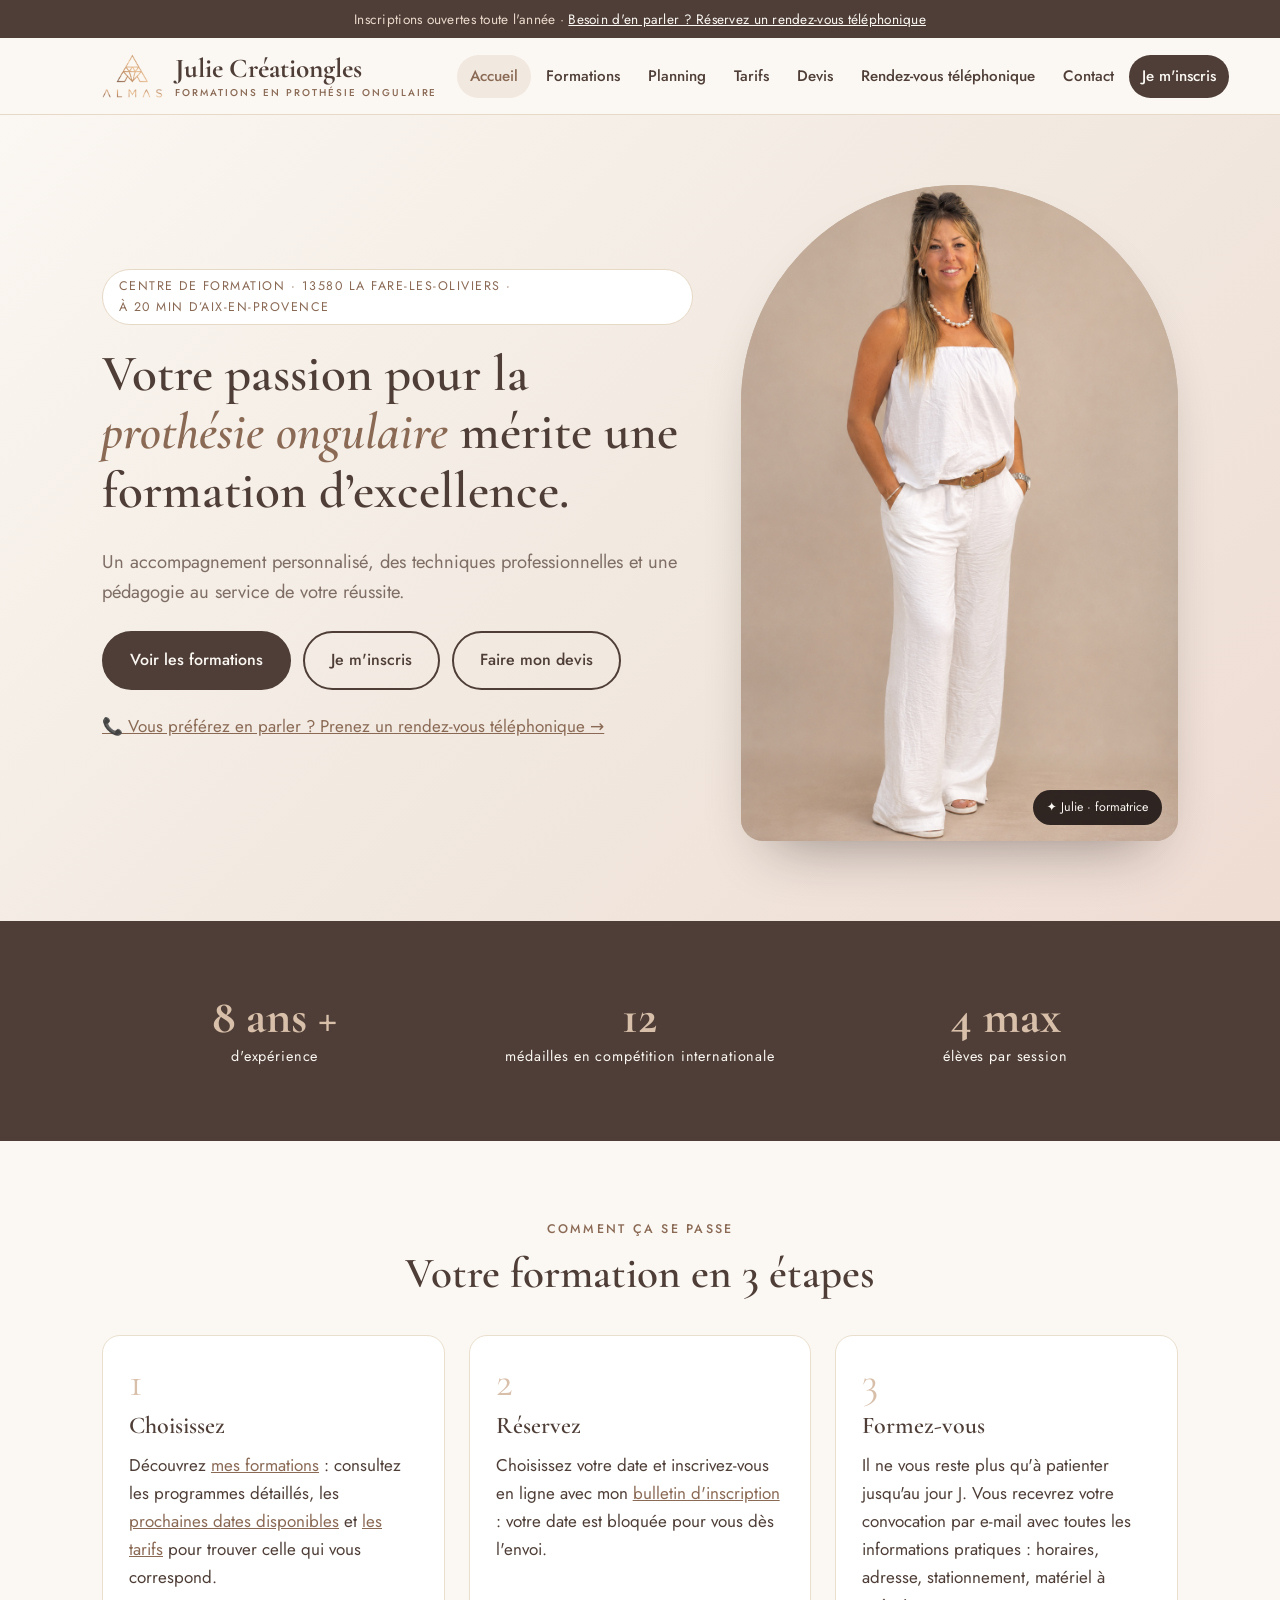
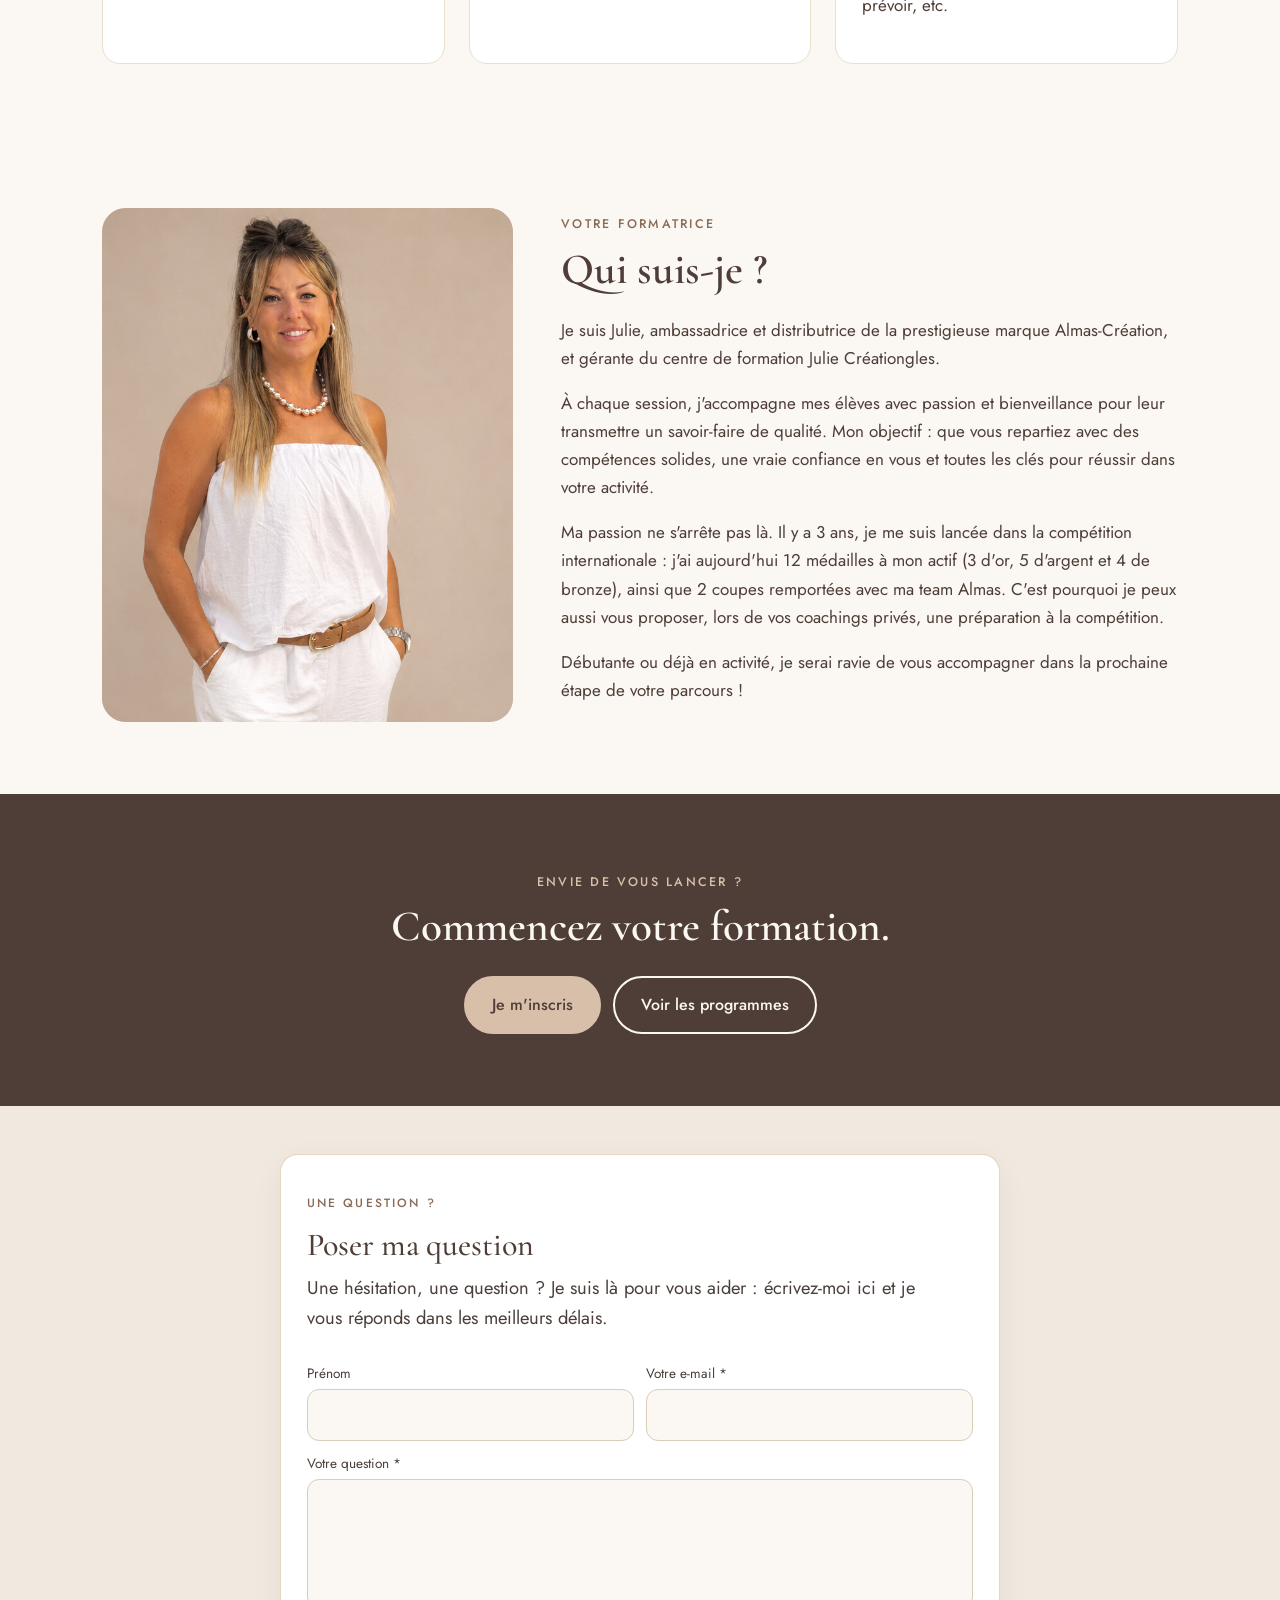
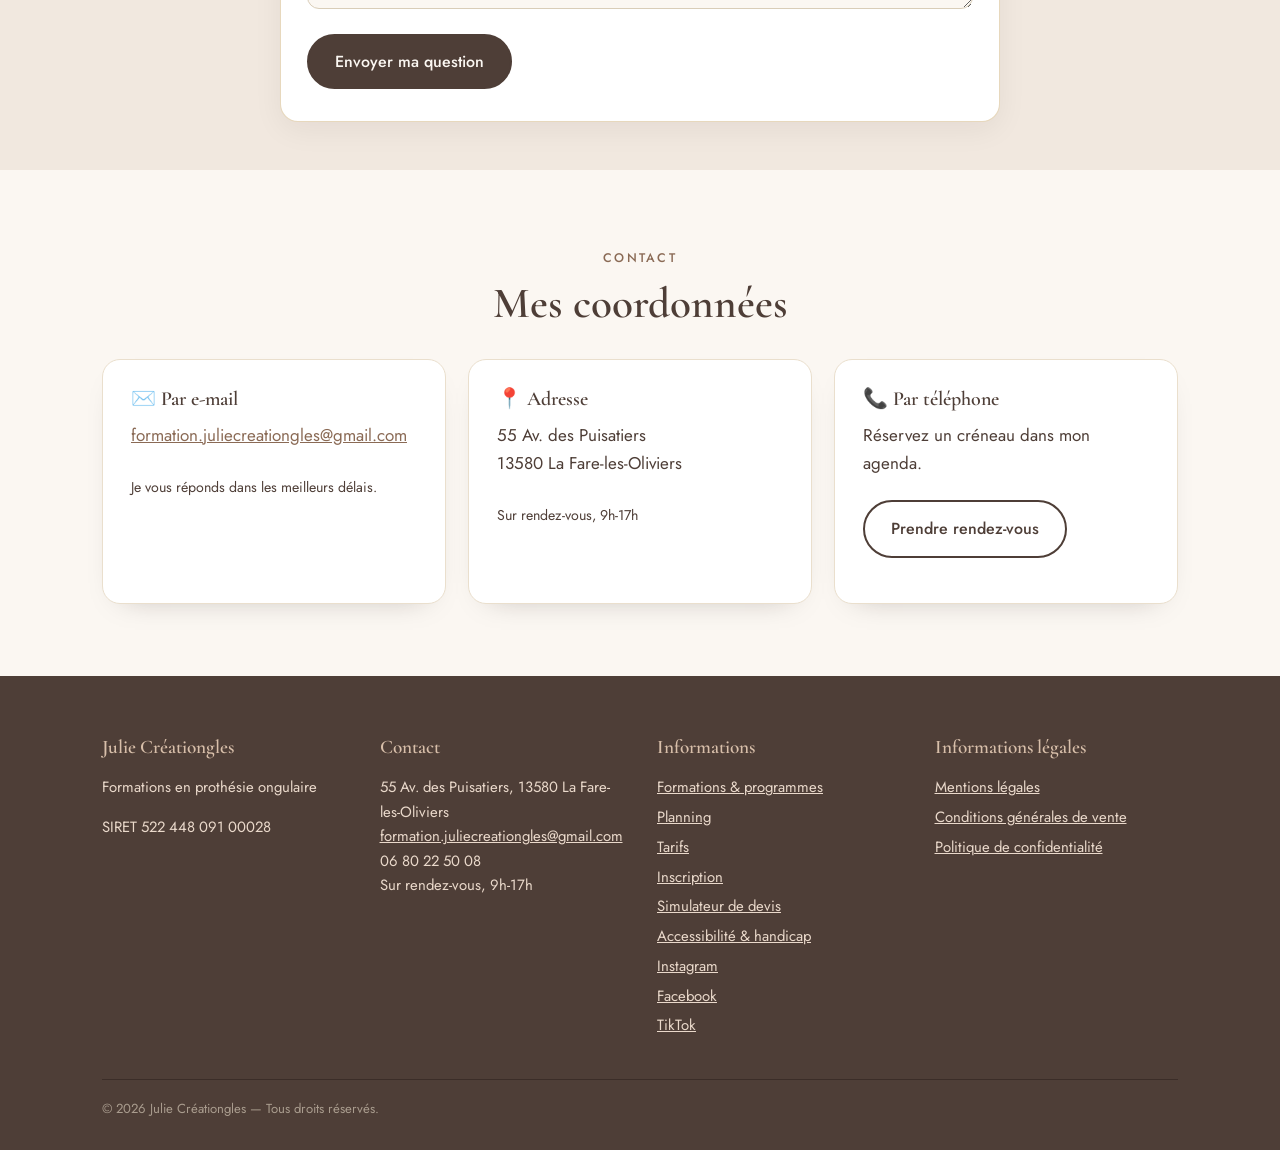
<file: index.html>
<!DOCTYPE html>
<html lang="fr">
<head>
<meta charset="utf-8">
<meta name="viewport" content="width=device-width, initial-scale=1">
<title>Julie Créationgles — Formations en prothésie ongulaire</title>
<meta name="description" content="Formations en prothésie ongulaire : programmes détaillés, planning, inscription en ligne et rendez-vous téléphonique.">
<link rel="preconnect" href="https://fonts.bunny.net">
<link href="https://fonts.bunny.net/css2?family=Cormorant+Garamond:ital,wght@0,500;0,600;0,700;1,500&family=Jost:wght@400;500&display=swap" rel="stylesheet">
<link rel="stylesheet" href="styles.css">
</head>
<body>
<div id="site-header"></div>
<main>

<section class="hero">
  <div class="wrap grid">
    <div>
      <span class="pill">Centre de formation · 13580 <span data-site="ville"></span> · <span style="white-space:nowrap">à 20 min d’Aix-en-Provence</span></span>
      <h1>Votre passion pour la <em>prothésie ongulaire</em> mérite une formation d’excellence.</h1>
      <p class="lead">Un accompagnement personnalisé, des techniques professionnelles et une pédagogie au service de votre réussite.</p>
      <div class="btns">
        <a class="btn" href="formations.html">Voir les formations</a>
        <a class="btn ghost" href="inscription.html">Je m'inscris</a>
        <a class="btn ghost" href="simulateur-de-devis.html">Faire mon devis</a>
      </div>
      <p style="margin-top:22px"><a href="rendez-vous.html">📞 Vous préférez en parler ? Prenez un rendez-vous téléphonique →</a></p>
    </div>
    <div class="hero-visual">
      <img src="IMG_5701.PNG" alt="Julie, formatrice en prothésie ongulaire" onerror="this.remove()">
      <span class="tag">✦ <span data-site="prenom"></span> · formatrice</span>
    </div>
  </div>
</section>

<div data-render="stats"></div>

<section>
  <div class="wrap">
    <div class="center"><span class="eyebrow">Comment ça se passe</span><h2>Votre formation en 3 étapes</h2></div>
    <div class="steps">
      <div class="step"><h3>Choisissez</h3><p>Découvrez <a href="formations.html">mes formations</a> : consultez les programmes détaillés, les <a href="planning.html">prochaines dates disponibles</a> et <a href="tarifs.html">les tarifs</a> pour trouver celle qui vous correspond.</p></div>
      <div class="step"><h3>Réservez</h3><p>Choisissez votre date et inscrivez-vous en ligne avec mon <a href="inscription.html">bulletin d'inscription</a> : votre date est bloquée pour vous dès l'envoi.</p></div>
      <div class="step"><h3>Formez-vous</h3><p>Il ne vous reste plus qu'à patienter jusqu'au jour J. Vous recevrez votre convocation par e-mail avec toutes les informations pratiques : horaires, adresse, stationnement, matériel à prévoir, etc.</p></div>
    </div>
  </div>
</section>


<section>
  <div class="wrap about">
    <div class="photo"><img class="buste" src="IMG_5701.PNG" alt="Julie, formatrice" loading="lazy"></div>
    <div>
      <span class="eyebrow">Votre formatrice</span>
      <h2>Qui suis-je ?</h2>
      <div data-site="a_propos"></div>
    </div>
  </div>
</section>
<section class="dark center">
  <div class="wrap">
    <span class="eyebrow">Envie de vous lancer ?</span>
    <h2>Commencez votre formation.</h2>
    <div class="btns" style="justify-content:center"><a class="btn or" href="inscription.html">Je m'inscris</a><a class="btn ghost" href="formations.html">Voir les programmes</a></div>
  </div>
</section>

<div data-render="avis"></div>

<section id="contact">
  <div class="wrap">
    <div class="center"><span class="eyebrow">Contact</span><h2>Mes coordonnées</h2></div>
    <div class="contact-grid">
      <div class="card"><h3>✉️ Par e-mail</h3><p data-site="email"></p><p><small>Je vous réponds <span data-site="delai_reponse"></span>.</small></p></div>
      <div class="card"><h3>📍 Adresse</h3><p><span data-site="adresse"></span><br><span data-site="cp"></span> <span data-site="ville"></span></p><p><small data-site="horaires"></small></p></div>
      <div class="card"><h3>📞 Par téléphone</h3><p>Réservez un créneau dans mon agenda.</p><p><a class="btn ghost" href="rendez-vous.html">Prendre rendez-vous</a></p></div>
    </div>
  </div>
</section>


</main>
<div id="site-footer"></div>
<script src="data.js"></script>
<script src="app.js"></script>
</body>
</html>
</file>
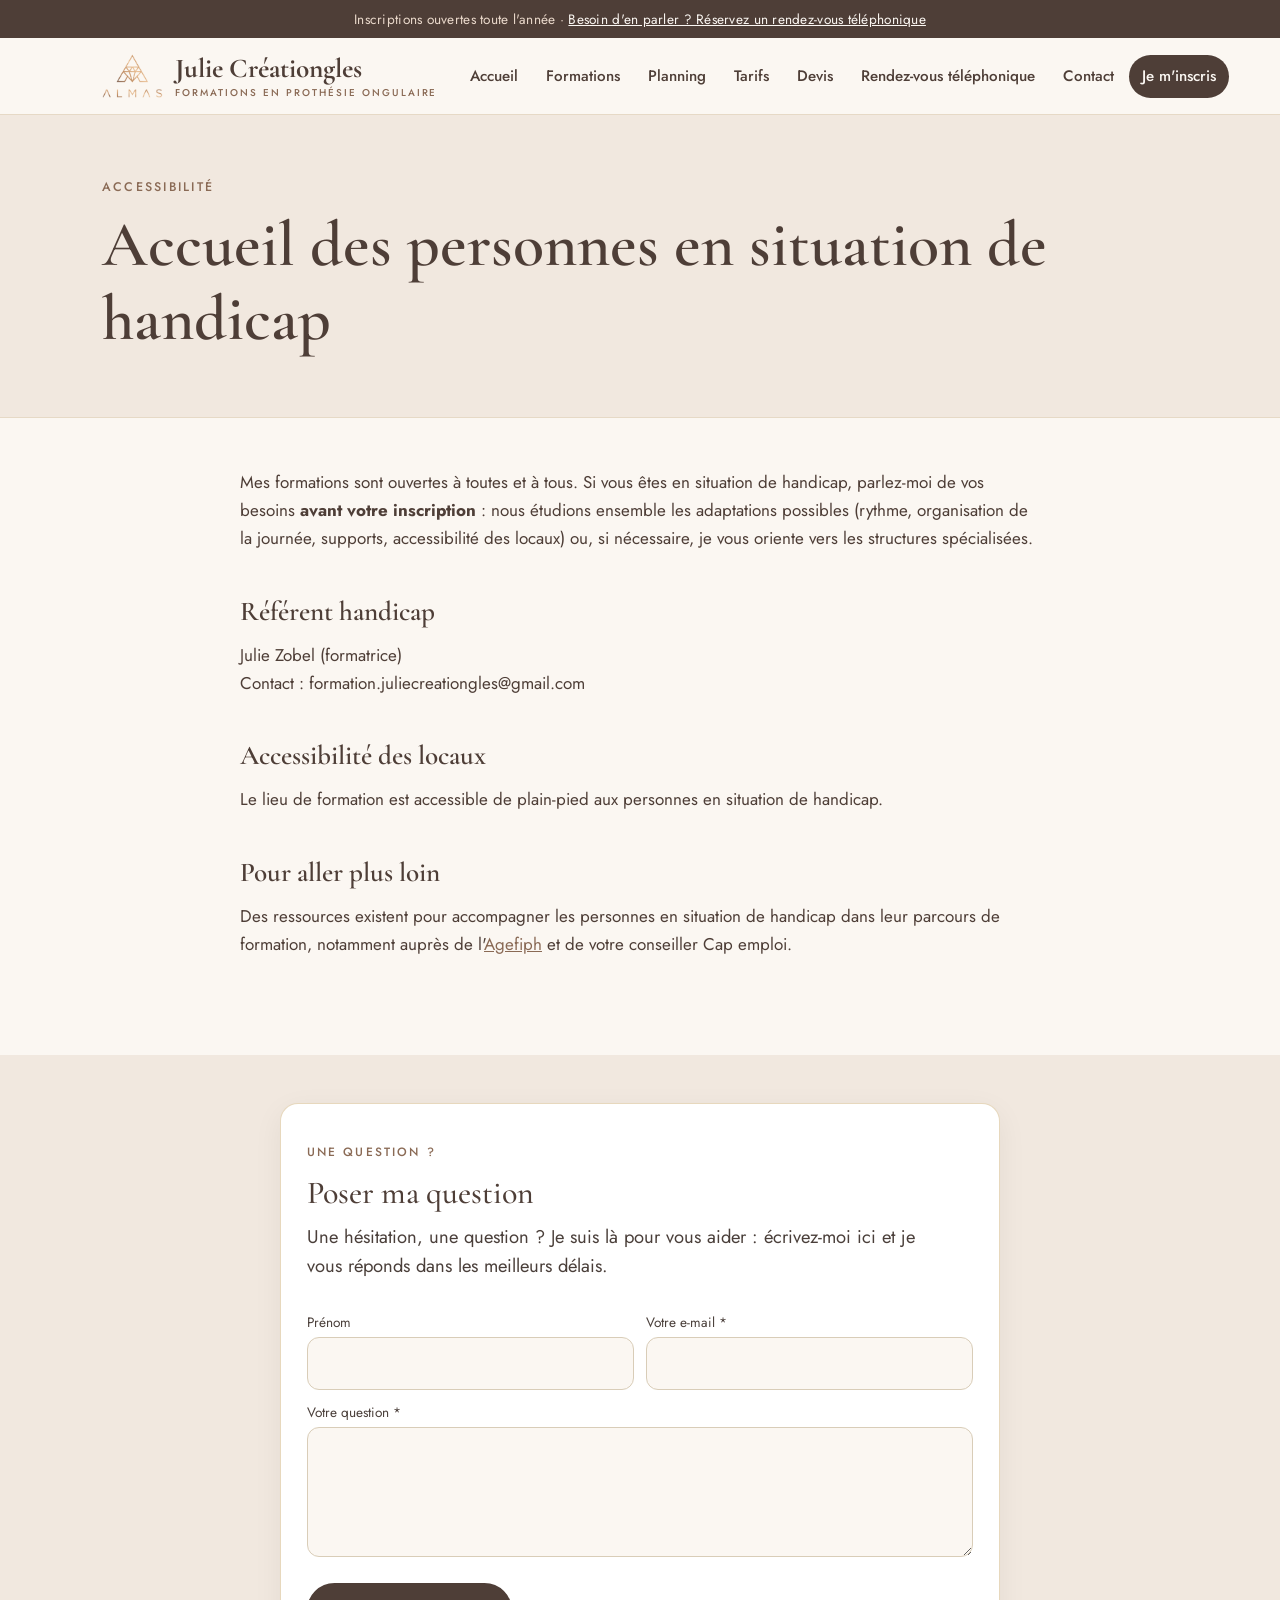
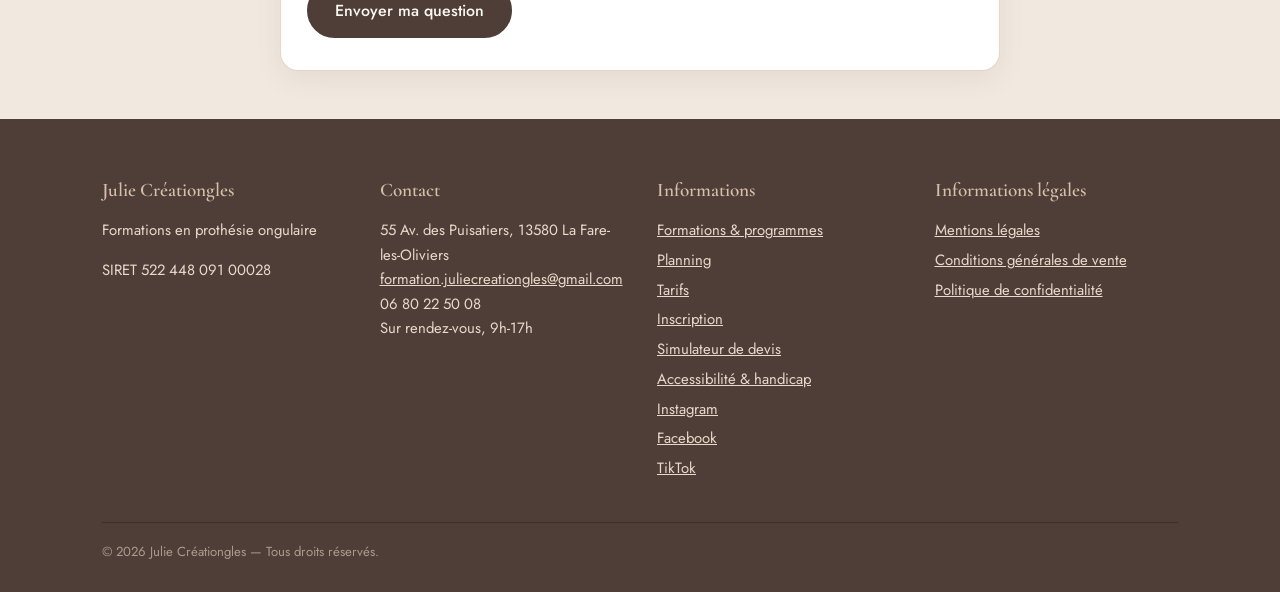
<file: accessibilite.html>
<!DOCTYPE html>
<html lang="fr">
<head>
<meta charset="utf-8">
<meta name="viewport" content="width=device-width, initial-scale=1">
<title>Accessibilité & handicap — Julie Créationgles</title>
<meta name="description" content="Accueil des personnes en situation de handicap : référent handicap et adaptations possibles.">
<link rel="preconnect" href="https://fonts.bunny.net">
<link href="https://fonts.bunny.net/css2?family=Cormorant+Garamond:ital,wght@0,500;0,600;0,700;1,500&family=Jost:wght@400;500&display=swap" rel="stylesheet">
<link rel="stylesheet" href="styles.css">
</head>
<body>
<div id="site-header"></div>
<main>
<div class="pagehead"><div class="wrap"><span class="eyebrow">Accessibilité</span><h1>Accueil des personnes en situation de handicap</h1></div></div>
<div class="wrap narrow legal">
<p>Mes formations sont ouvertes à toutes et à tous. Si vous êtes en situation de handicap, parlez-moi de vos besoins <strong>avant votre inscription</strong> : nous étudions ensemble les adaptations possibles (rythme, organisation de la journée, supports, accessibilité des locaux) ou, si nécessaire, je vous oriente vers les structures spécialisées.</p>

<h2>Référent handicap</h2>
<p><span data-site="referent_handicap"></span><br>Contact : <span data-site="email"></span></p>

<h2>Accessibilité des locaux</h2>
<p>Le lieu de formation est accessible de plain-pied aux personnes en situation de handicap.</p>

<h2>Pour aller plus loin</h2>
<p>Des ressources existent pour accompagner les personnes en situation de handicap dans leur parcours de formation, notamment auprès de l'<a href="https://www.agefiph.fr" rel="noopener" target="_blank">Agefiph</a> et de votre conseiller Cap emploi.</p>
</div>
</main>
<div id="site-footer"></div>
<script src="data.js"></script>
<script src="app.js"></script>
</body>
</html>
</file>
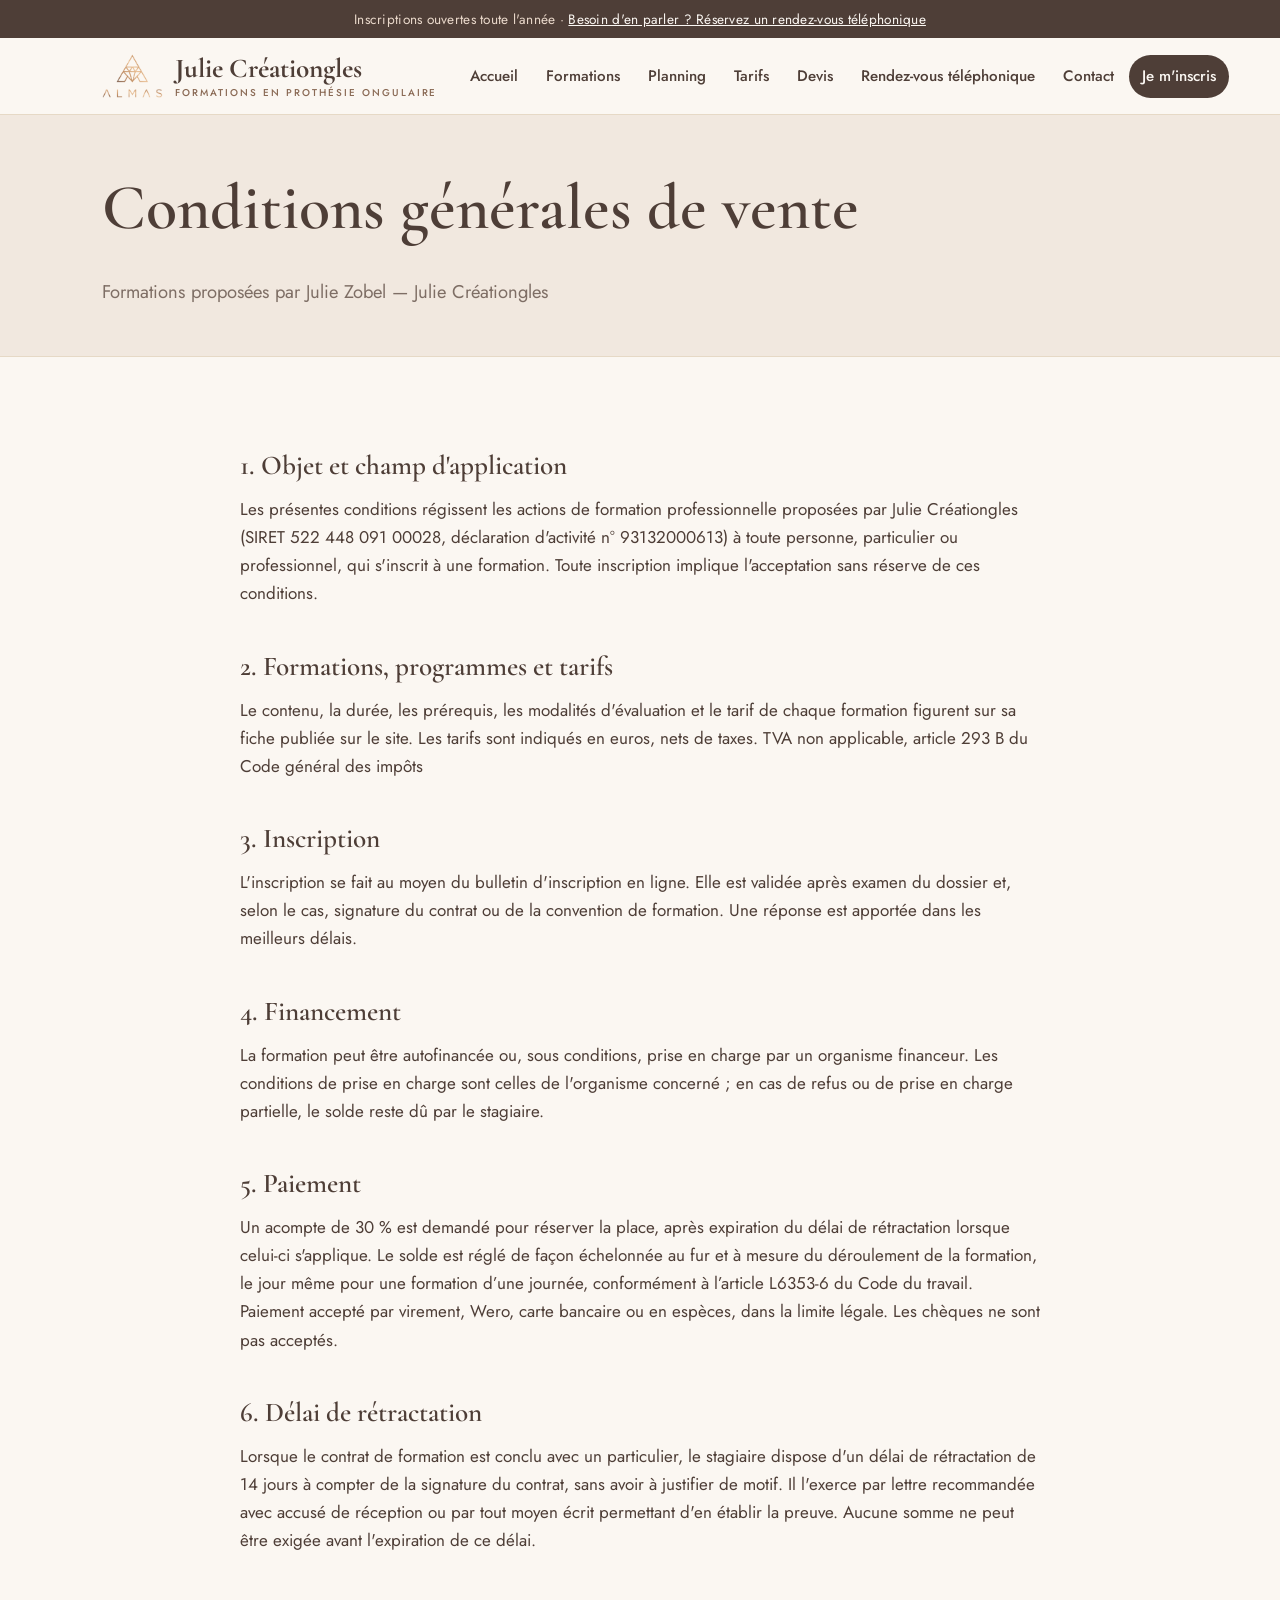
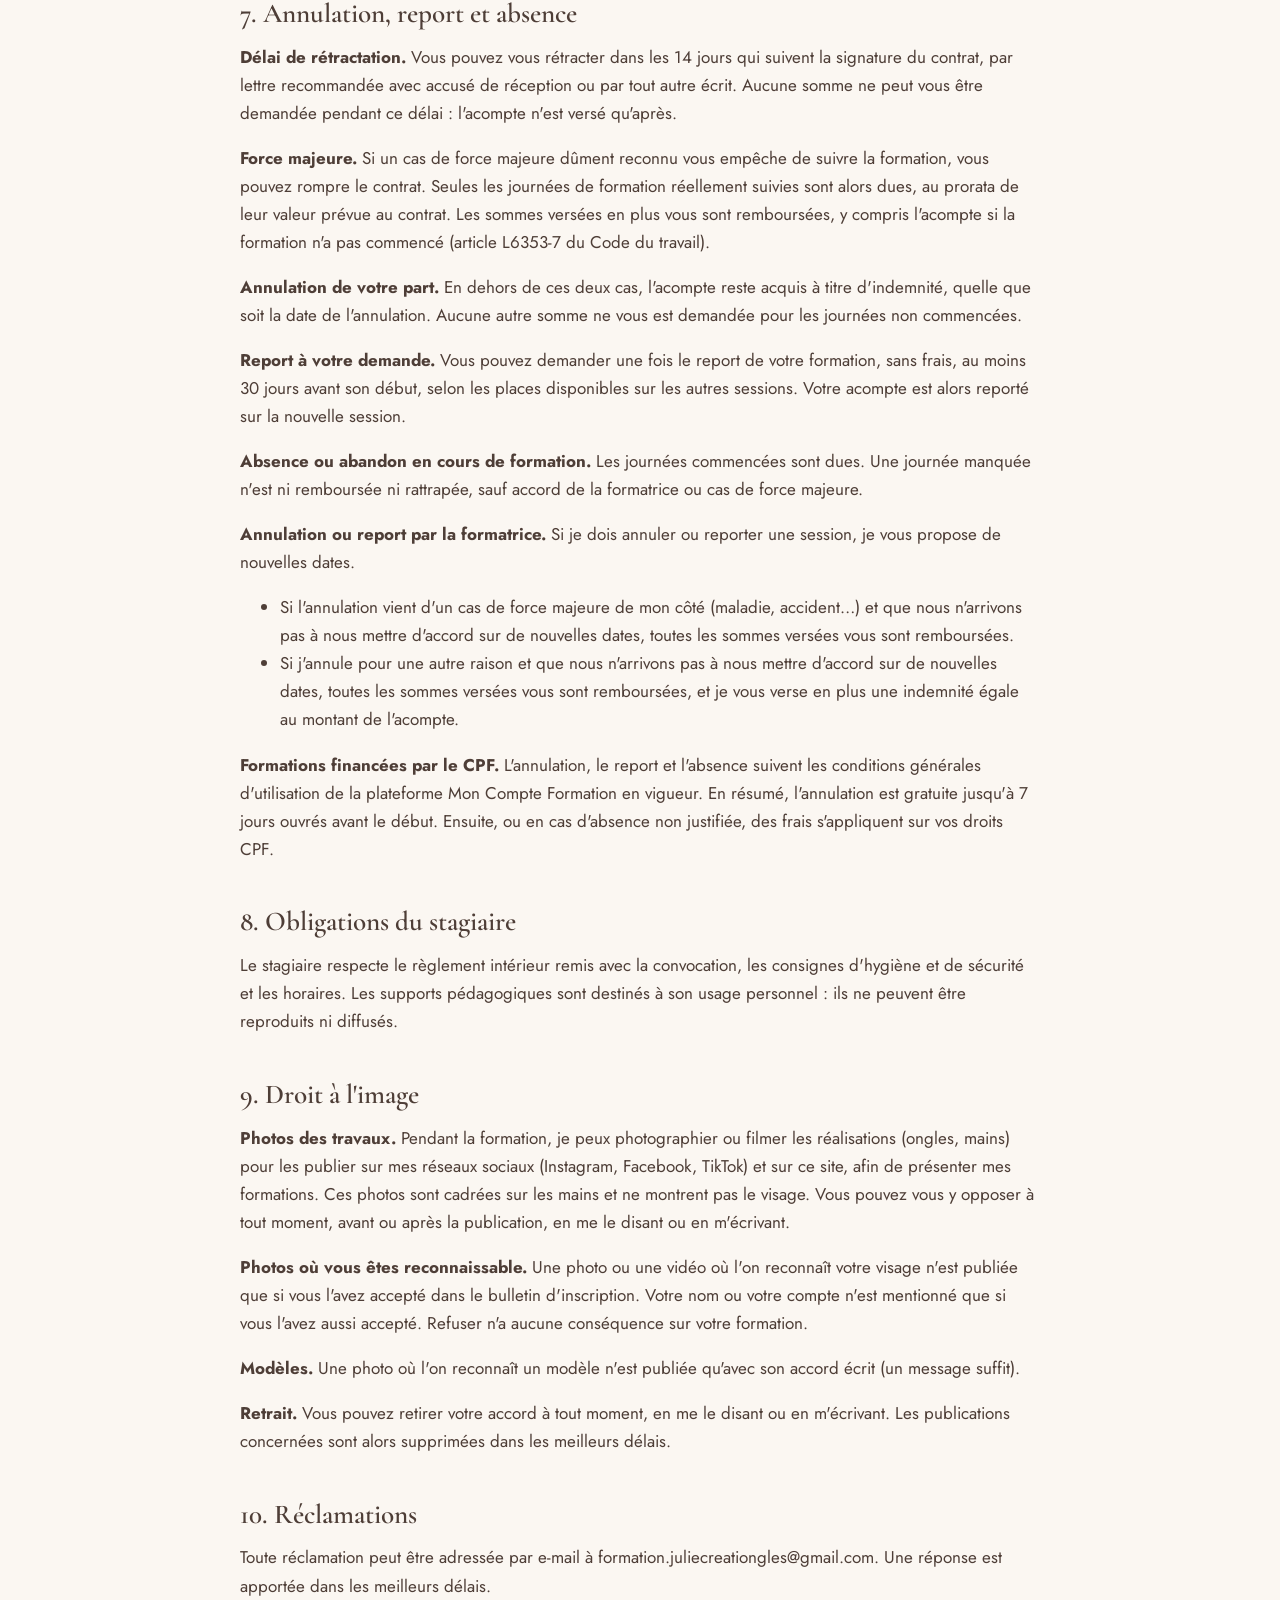
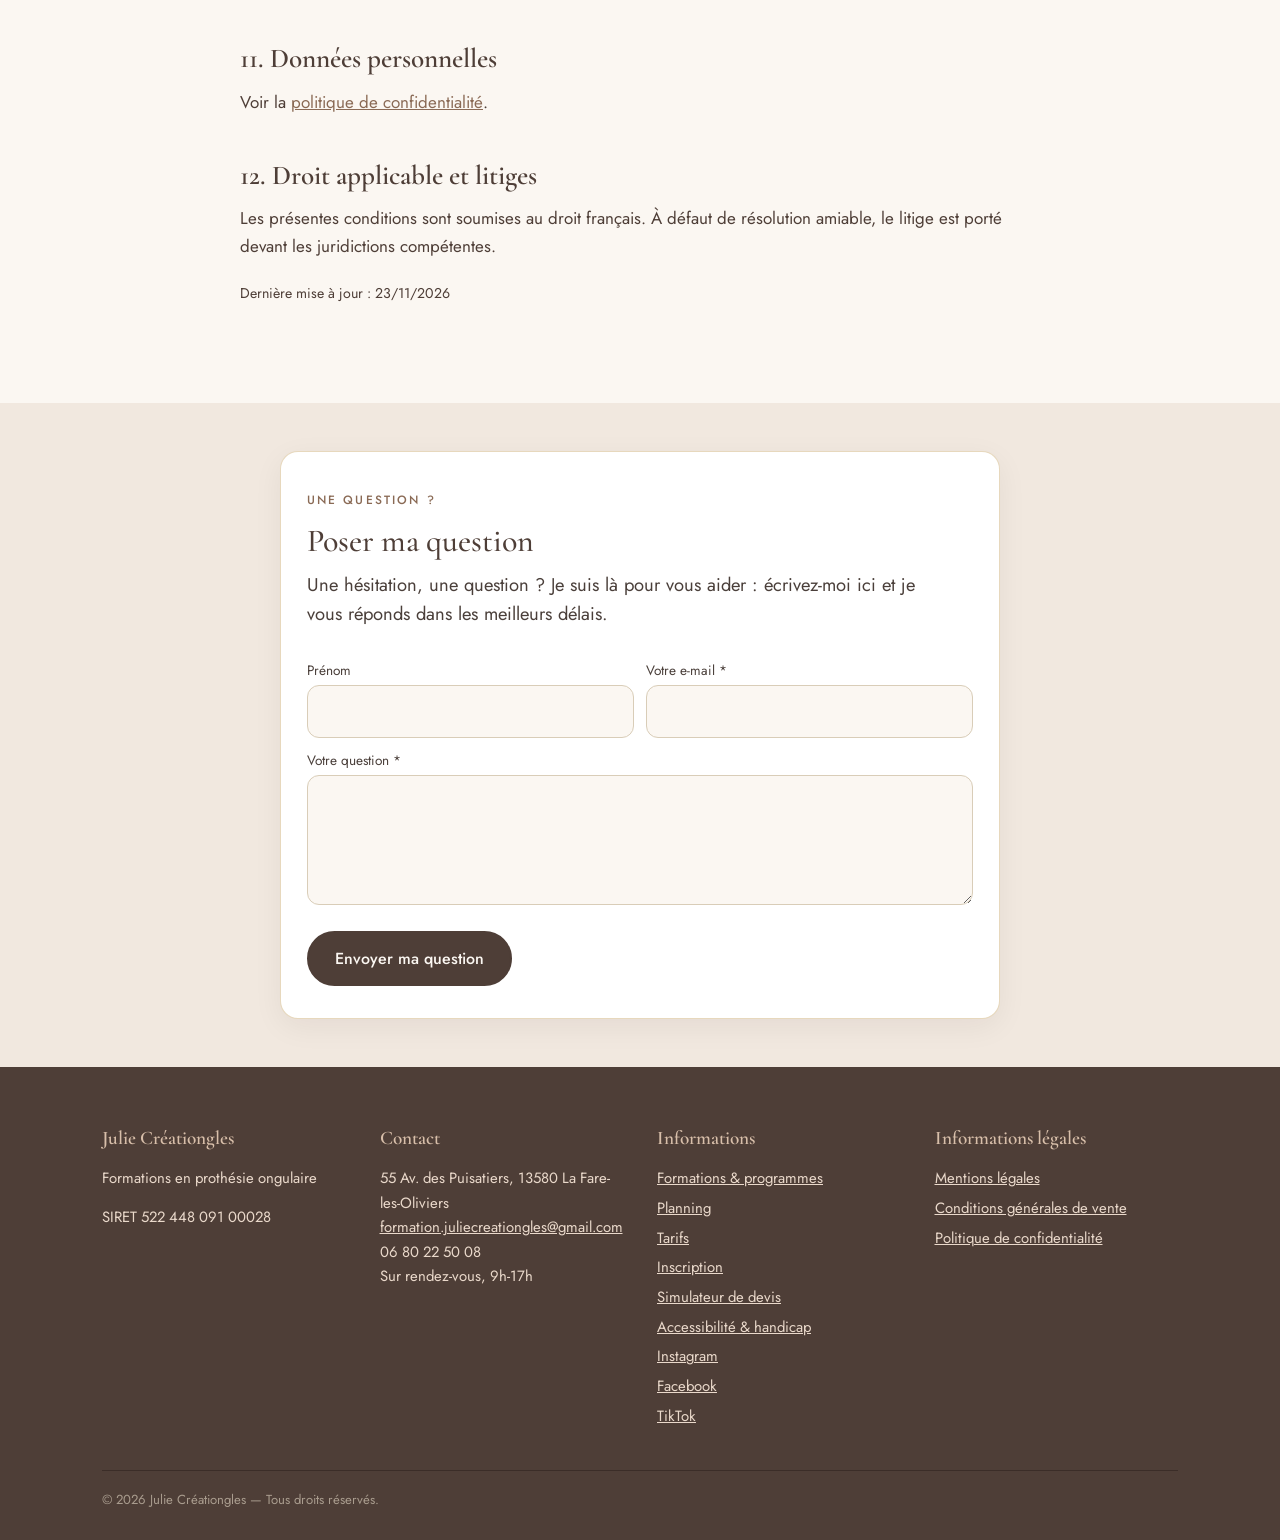
<file: cgv.html>
<!DOCTYPE html>
<html lang="fr">
<head>
<meta charset="utf-8">
<meta name="viewport" content="width=device-width, initial-scale=1">
<title>Conditions générales de vente — Julie Créationgles</title>
<meta name="robots" content="noindex">
<link rel="preconnect" href="https://fonts.bunny.net">
<link href="https://fonts.bunny.net/css2?family=Cormorant+Garamond:ital,wght@0,500;0,600;0,700;1,500&family=Jost:wght@400;500&display=swap" rel="stylesheet">
<link rel="stylesheet" href="styles.css">
</head>
<body>
<div id="site-header"></div>
<main>
<div class="pagehead"><div class="wrap"><h1>Conditions générales de vente</h1>
<p class="lead">Formations proposées par <span data-site="directeur_publication"></span> — Julie Créationgles</p></div></div>
<div class="wrap narrow legal">

<h2>1. Objet et champ d'application</h2>
<p>Les présentes conditions régissent les actions de formation professionnelle proposées par Julie Créationgles (SIRET <span data-site="siret"></span>, déclaration d'activité n° <span data-site="nda"></span>) à toute personne, particulier ou professionnel, qui s'inscrit à une formation. Toute inscription implique l'acceptation sans réserve de ces conditions.</p>

<h2>2. Formations, programmes et tarifs</h2>
<p>Le contenu, la durée, les prérequis, les modalités d'évaluation et le tarif de chaque formation figurent sur sa fiche publiée sur le site. Les tarifs sont indiqués en euros, nets de taxes. <span data-site="tva"></span></p>

<h2>3. Inscription</h2>
<p>L'inscription se fait au moyen du bulletin d'inscription en ligne. Elle est validée après examen du dossier et, selon le cas, signature du contrat ou de la convention de formation. Une réponse est apportée <span data-site="delai_reponse"></span>.</p>

<h2>4. Financement</h2>
<p>La formation peut être autofinancée ou, sous conditions, prise en charge par un organisme financeur. Les conditions de prise en charge sont celles de l'organisme concerné ; en cas de refus ou de prise en charge partielle, le solde reste dû par le stagiaire.</p>

<h2>5. Paiement</h2>
<p>Un acompte de <span data-site="acompte_pct"></span> % est demandé pour réserver la place, après expiration du délai de rétractation lorsque celui-ci s'applique. Le solde est réglé <span data-site="delai_paiement_solde"></span>. Paiement accepté par virement, Wero, carte bancaire ou en espèces, dans la limite légale. Les chèques ne sont pas acceptés.</p>

<h2>6. Délai de rétractation</h2>
<p>Lorsque le contrat de formation est conclu avec un particulier, le stagiaire dispose d'un délai de rétractation de <span data-site="delai_retractation_jours"></span> jours à compter de la signature du contrat, sans avoir à justifier de motif. Il l'exerce par lettre recommandée avec accusé de réception ou par tout moyen écrit permettant d'en établir la preuve. Aucune somme ne peut être exigée avant l'expiration de ce délai.</p>

<h2>7. Annulation, report et absence</h2>
<p><strong>Délai de rétractation.</strong> Vous pouvez vous rétracter dans les 14 jours qui suivent la signature du contrat, par lettre recommandée avec accusé de réception ou par tout autre écrit. Aucune somme ne peut vous être demandée pendant ce délai : l'acompte n'est versé qu'après.</p>
<p><strong>Force majeure.</strong> Si un cas de force majeure dûment reconnu vous empêche de suivre la formation, vous pouvez rompre le contrat. Seules les journées de formation réellement suivies sont alors dues, au prorata de leur valeur prévue au contrat. Les sommes versées en plus vous sont remboursées, y compris l'acompte si la formation n'a pas commencé (article L6353-7 du Code du travail).</p>
<p><strong>Annulation de votre part.</strong> En dehors de ces deux cas, l'acompte reste acquis à titre d'indemnité, quelle que soit la date de l'annulation. Aucune autre somme ne vous est demandée pour les journées non commencées.</p>
<p><strong>Report à votre demande.</strong> Vous pouvez demander une fois le report de votre formation, sans frais, au moins 30 jours avant son début, selon les places disponibles sur les autres sessions. Votre acompte est alors reporté sur la nouvelle session.</p>
<p><strong>Absence ou abandon en cours de formation.</strong> Les journées commencées sont dues. Une journée manquée n'est ni remboursée ni rattrapée, sauf accord de la formatrice ou cas de force majeure.</p>
<p><strong>Annulation ou report par la formatrice.</strong> Si je dois annuler ou reporter une session, je vous propose de nouvelles dates.</p>
<ul>
<li>Si l'annulation vient d'un cas de force majeure de mon côté (maladie, accident…) et que nous n'arrivons pas à nous mettre d'accord sur de nouvelles dates, toutes les sommes versées vous sont remboursées.</li>
<li>Si j'annule pour une autre raison et que nous n'arrivons pas à nous mettre d'accord sur de nouvelles dates, toutes les sommes versées vous sont remboursées, et je vous verse en plus une indemnité égale au montant de l'acompte.</li>
</ul>
<p><strong>Formations financées par le CPF.</strong> L'annulation, le report et l'absence suivent les conditions générales d'utilisation de la plateforme Mon Compte Formation en vigueur. En résumé, l'annulation est gratuite jusqu'à 7 jours ouvrés avant le début. Ensuite, ou en cas d'absence non justifiée, des frais s'appliquent sur vos droits CPF.</p>

<h2>8. Obligations du stagiaire</h2>
<p>Le stagiaire respecte le règlement intérieur remis avec la convocation, les consignes d'hygiène et de sécurité et les horaires. Les supports pédagogiques sont destinés à son usage personnel : ils ne peuvent être reproduits ni diffusés.</p>

<h2>9. Droit à l'image</h2>
<p><strong>Photos des travaux.</strong> Pendant la formation, je peux photographier ou filmer les réalisations (ongles, mains) pour les publier sur mes réseaux sociaux (Instagram, Facebook, TikTok) et sur ce site, afin de présenter mes formations. Ces photos sont cadrées sur les mains et ne montrent pas le visage. Vous pouvez vous y opposer à tout moment, avant ou après la publication, en me le disant ou en m'écrivant.</p>
<p><strong>Photos où vous êtes reconnaissable.</strong> Une photo ou une vidéo où l'on reconnaît votre visage n'est publiée que si vous l'avez accepté dans le bulletin d'inscription. Votre nom ou votre compte n'est mentionné que si vous l'avez aussi accepté. Refuser n'a aucune conséquence sur votre formation.</p>
<p><strong>Modèles.</strong> Une photo où l'on reconnaît un modèle n'est publiée qu'avec son accord écrit (un message suffit).</p>
<p><strong>Retrait.</strong> Vous pouvez retirer votre accord à tout moment, en me le disant ou en m'écrivant. Les publications concernées sont alors supprimées dans les meilleurs délais.</p>

<h2>10. Réclamations</h2>
<p>Toute réclamation peut être adressée par e-mail à <span data-site="email"></span>. Une réponse est apportée <span data-site="delai_reponse"></span>.</p>

<h2>11. Médiation de la consommation</h2>
<p>En cas de litige non résolu, le consommateur peut saisir gratuitement le médiateur de la consommation : <strong data-site="mediateur_nom"></strong>, <span data-site="mediateur_adresse"></span>, <span data-site="mediateur_site"></span>.</p>

<h2>12. Données personnelles</h2>
<p>Voir la <a href="confidentialite.html">politique de confidentialité</a>.</p>

<h2>13. Droit applicable et litiges</h2>
<p>Les présentes conditions sont soumises au droit français. À défaut de résolution amiable, le litige est porté devant les juridictions compétentes.</p>

<p><small>Dernière mise à jour : <span data-site="date_maj_legal"></span></small></p>
</div>
</main>
<div id="site-footer"></div>
<script src="data.js"></script>
<script src="app.js"></script>
</body>
</html>
</file>
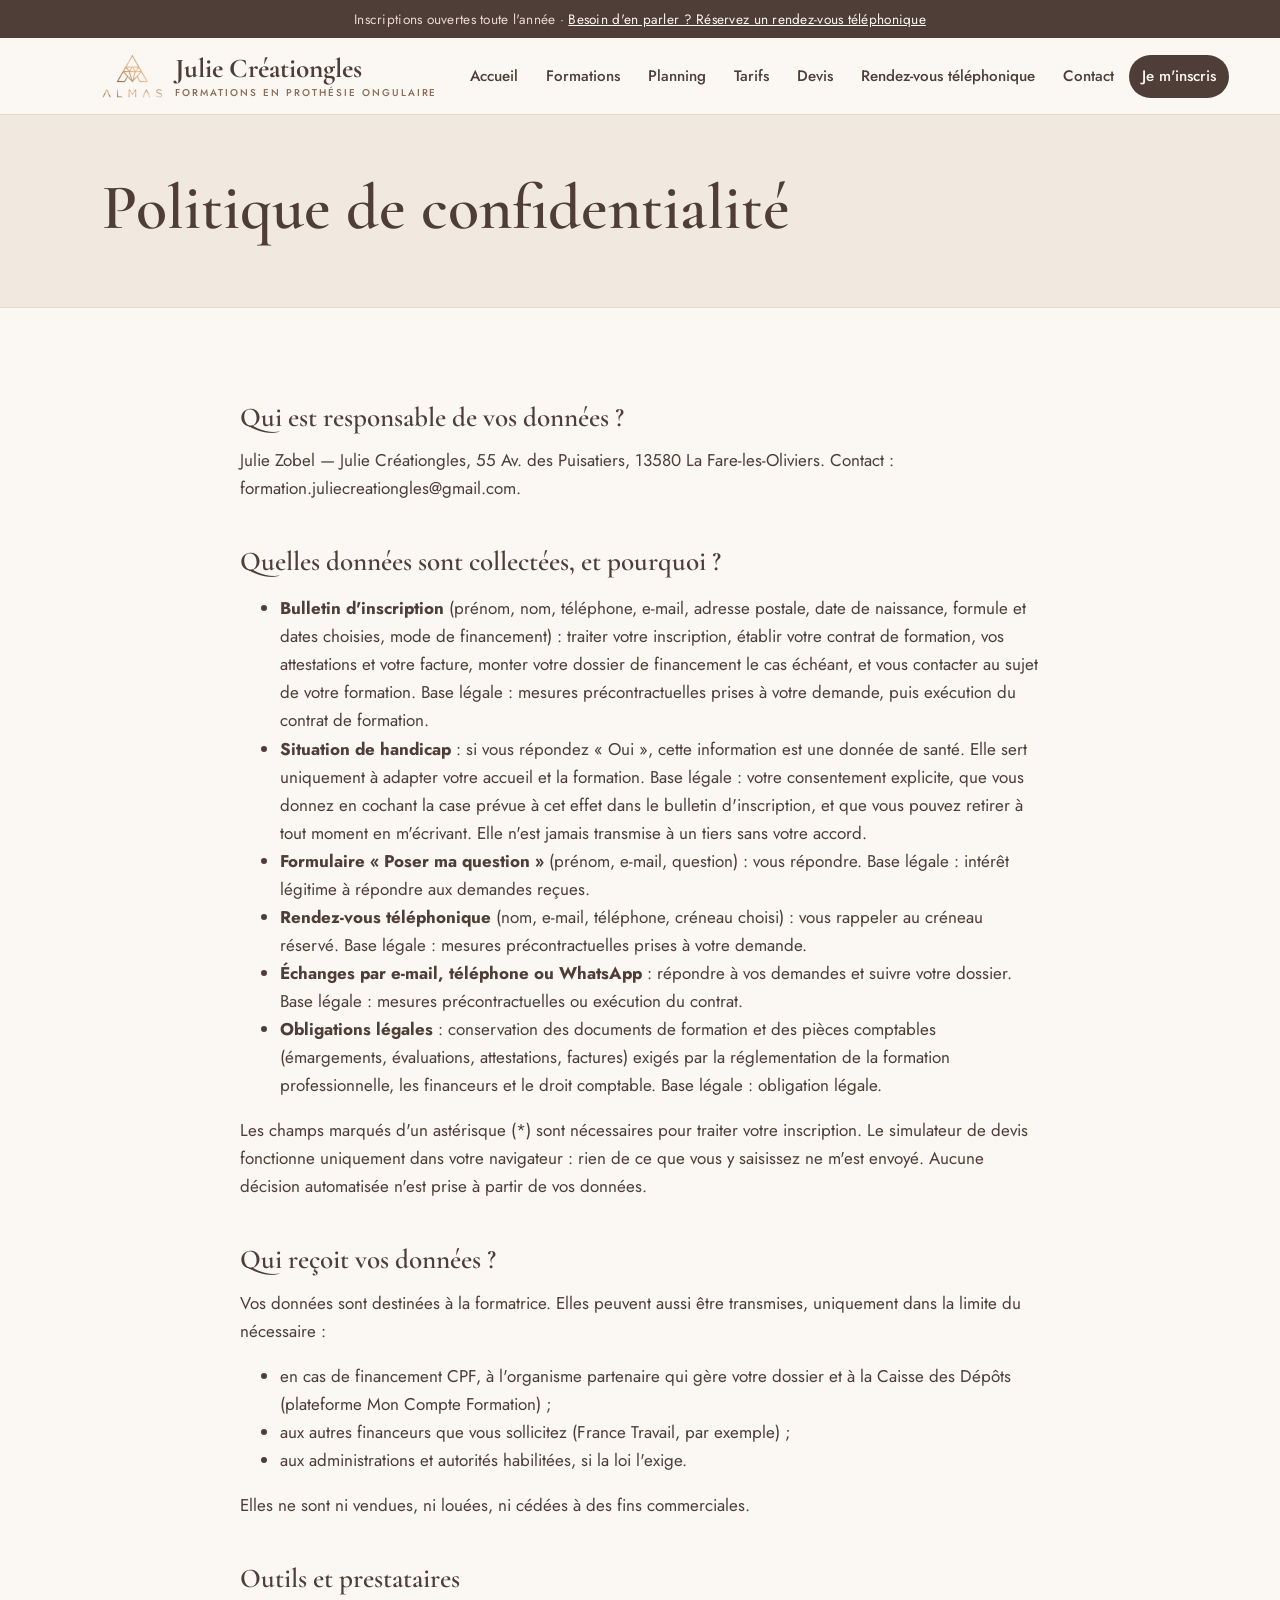
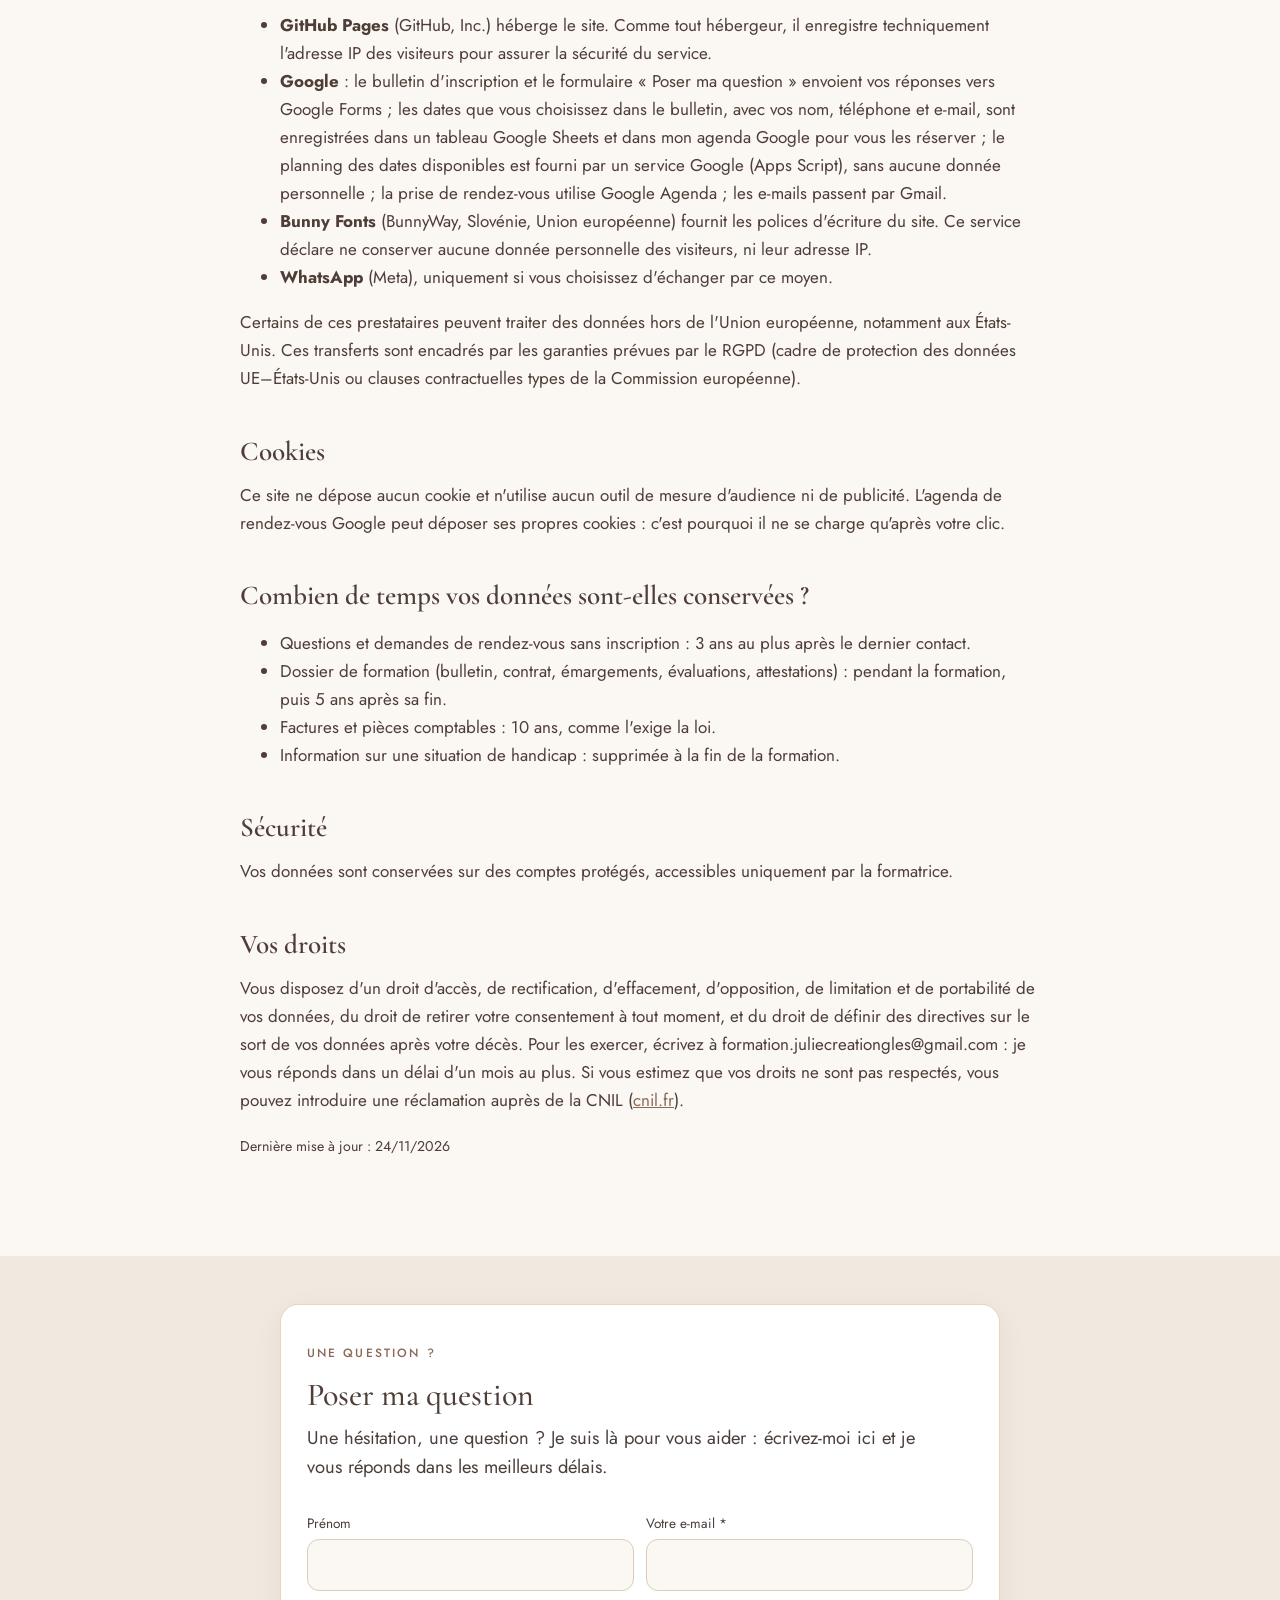
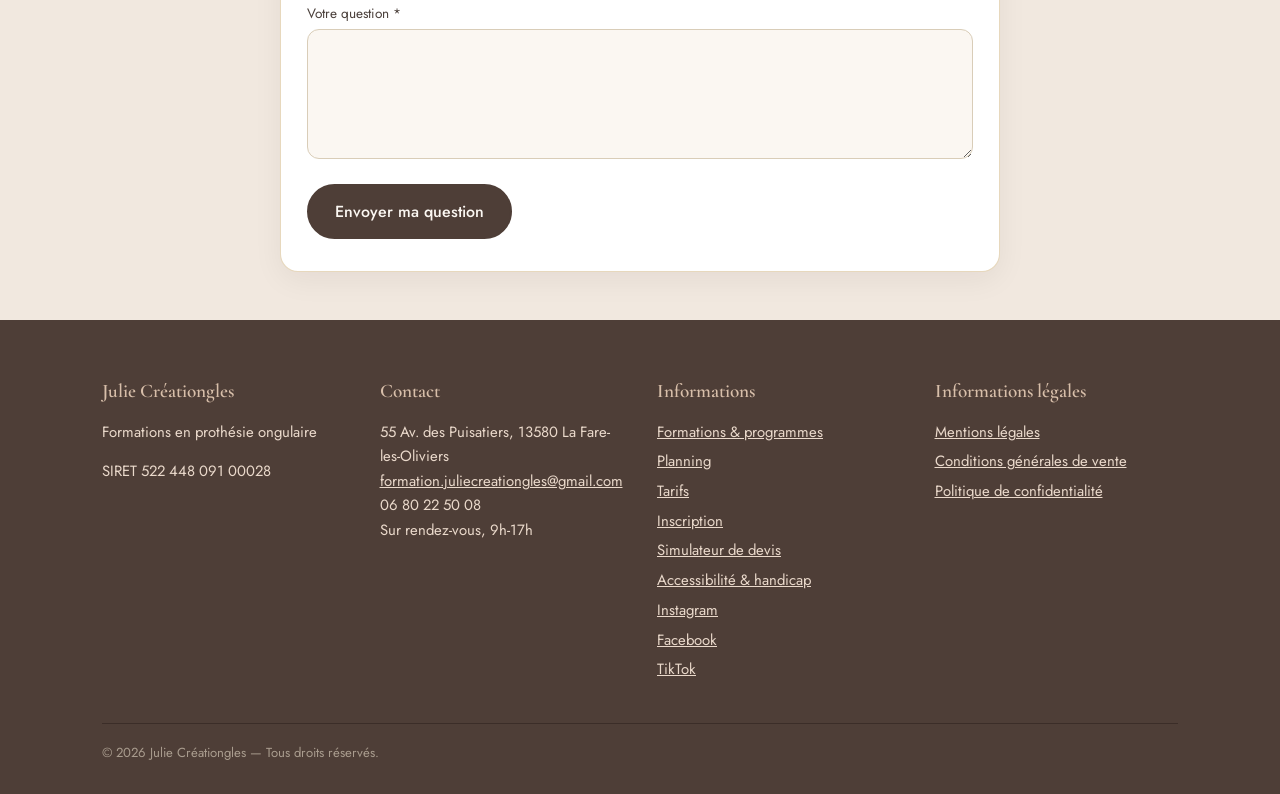
<file: confidentialite.html>
<!DOCTYPE html>
<html lang="fr">
<head>
<meta charset="utf-8">
<meta name="viewport" content="width=device-width, initial-scale=1">
<title>Politique de confidentialité — Julie Créationgles</title>
<meta name="robots" content="noindex">
<link rel="preconnect" href="https://fonts.bunny.net">
<link href="https://fonts.bunny.net/css2?family=Cormorant+Garamond:ital,wght@0,500;0,600;0,700;1,500&family=Jost:wght@400;500&display=swap" rel="stylesheet">
<link rel="stylesheet" href="styles.css">
</head>
<body>
<div id="site-header"></div>
<main>
<div class="pagehead"><div class="wrap"><h1>Politique de confidentialité</h1></div></div>
<div class="wrap narrow legal">
<h2>Qui est responsable de vos données ?</h2>
<p><span data-site="directeur_publication"></span> — Julie Créationgles, <span data-site="adresse"></span>, <span data-site="cp"></span> <span data-site="ville"></span>. Contact : <span data-site="email"></span>.</p>

<h2>Quelles données sont collectées, et pourquoi ?</h2>
  <ul>
    <li><strong>Bulletin d'inscription</strong> (prénom, nom, téléphone, e-mail, adresse postale, date de naissance, formule et dates choisies, mode de financement) : traiter votre inscription, établir votre contrat de formation, vos attestations et votre facture, monter votre dossier de financement le cas échéant, et vous contacter au sujet de votre formation. Base légale : mesures précontractuelles prises à votre demande, puis exécution du contrat de formation.</li>
    <li><strong>Situation de handicap</strong> : si vous répondez « Oui », cette information est une donnée de santé. Elle sert uniquement à adapter votre accueil et la formation. Base légale : votre consentement explicite, que vous donnez en cochant la case prévue à cet effet dans le bulletin d'inscription, et que vous pouvez retirer à tout moment en m'écrivant. Elle n'est jamais transmise à un tiers sans votre accord.</li>
    <li><strong>Formulaire « Poser ma question »</strong> (prénom, e-mail, question) : vous répondre. Base légale : intérêt légitime à répondre aux demandes reçues.</li>
    <li><strong>Rendez-vous téléphonique</strong> (nom, e-mail, téléphone, créneau choisi) : vous rappeler au créneau réservé. Base légale : mesures précontractuelles prises à votre demande.</li>
    <li><strong>Échanges par e-mail, téléphone ou WhatsApp</strong> : répondre à vos demandes et suivre votre dossier. Base légale : mesures précontractuelles ou exécution du contrat.</li>
    <li><strong>Obligations légales</strong> : conservation des documents de formation et des pièces comptables (émargements, évaluations, attestations, factures) exigés par la réglementation de la formation professionnelle, les financeurs et le droit comptable. Base légale : obligation légale.</li>
  </ul>
  <p>Les champs marqués d'un astérisque (*) sont nécessaires pour traiter votre inscription. Le simulateur de devis fonctionne uniquement dans votre navigateur : rien de ce que vous y saisissez ne m'est envoyé. Aucune décision automatisée n'est prise à partir de vos données.</p>

  <h2>Qui reçoit vos données ?</h2>
  <p>Vos données sont destinées à la formatrice. Elles peuvent aussi être transmises, uniquement dans la limite du nécessaire :</p>
  <ul>
    <li>en cas de financement CPF, à l'organisme partenaire qui gère votre dossier et à la Caisse des Dépôts (plateforme Mon Compte Formation) ;</li>
    <li>aux autres financeurs que vous sollicitez (France Travail, par exemple) ;</li>
    <li>aux administrations et autorités habilitées, si la loi l'exige.</li>
  </ul>
  <p>Elles ne sont ni vendues, ni louées, ni cédées à des fins commerciales.</p>

  <h2>Outils et prestataires</h2>
  <ul>
    <li><strong>GitHub Pages</strong> (GitHub, Inc.) héberge le site. Comme tout hébergeur, il enregistre techniquement l'adresse IP des visiteurs pour assurer la sécurité du service.</li>
    <li><strong>Google</strong> : le bulletin d'inscription et le formulaire « Poser ma question » envoient vos réponses vers Google Forms ; les dates que vous choisissez dans le bulletin, avec vos nom, téléphone et e-mail, sont enregistrées dans un tableau Google Sheets et dans mon agenda Google pour vous les réserver ; le planning des dates disponibles est fourni par un service Google (Apps Script), sans aucune donnée personnelle ; la prise de rendez-vous utilise Google Agenda ; les e-mails passent par Gmail.</li>
    <li><strong>Bunny Fonts</strong> (BunnyWay, Slovénie, Union européenne) fournit les polices d'écriture du site. Ce service déclare ne conserver aucune donnée personnelle des visiteurs, ni leur adresse IP.</li>
    <li><strong>WhatsApp</strong> (Meta), uniquement si vous choisissez d'échanger par ce moyen.</li>
  </ul>
  <p>Certains de ces prestataires peuvent traiter des données hors de l'Union européenne, notamment aux États-Unis. Ces transferts sont encadrés par les garanties prévues par le RGPD (cadre de protection des données UE–États-Unis ou clauses contractuelles types de la Commission européenne).</p>

  <h2>Cookies</h2>
  <p>Ce site ne dépose aucun cookie et n'utilise aucun outil de mesure d'audience ni de publicité. L'agenda de rendez-vous Google peut déposer ses propres cookies : c'est pourquoi il ne se charge qu'après votre clic.</p>

  <h2>Combien de temps vos données sont-elles conservées ?</h2>
  <ul>
    <li>Questions et demandes de rendez-vous sans inscription : 3 ans au plus après le dernier contact.</li>
    <li>Dossier de formation (bulletin, contrat, émargements, évaluations, attestations) : pendant la formation, puis 5 ans après sa fin.</li>
    <li>Factures et pièces comptables : 10 ans, comme l'exige la loi.</li>
    <li>Information sur une situation de handicap : supprimée à la fin de la formation.</li>
  </ul>

  <h2>Sécurité</h2>
  <p>Vos données sont conservées sur des comptes protégés, accessibles uniquement par la formatrice.</p>

  <h2>Vos droits</h2>
  <p>Vous disposez d'un droit d'accès, de rectification, d'effacement, d'opposition, de limitation et de portabilité de vos données, du droit de retirer votre consentement à tout moment, et du droit de définir des directives sur le sort de vos données après votre décès. Pour les exercer, écrivez à <span data-site="email"></span> : je vous réponds dans un délai d'un mois au plus. Si vous estimez que vos droits ne sont pas respectés, vous pouvez introduire une réclamation auprès de la CNIL (<a href="https://www.cnil.fr" rel="noopener" target="_blank">cnil.fr</a>).</p>

  <p><small>Dernière mise à jour : 24/11/2026</small></p>
</div>
</main>
<div id="site-footer"></div>
<script src="data.js"></script>
<script src="app.js"></script>
</body>
</html>
</file>
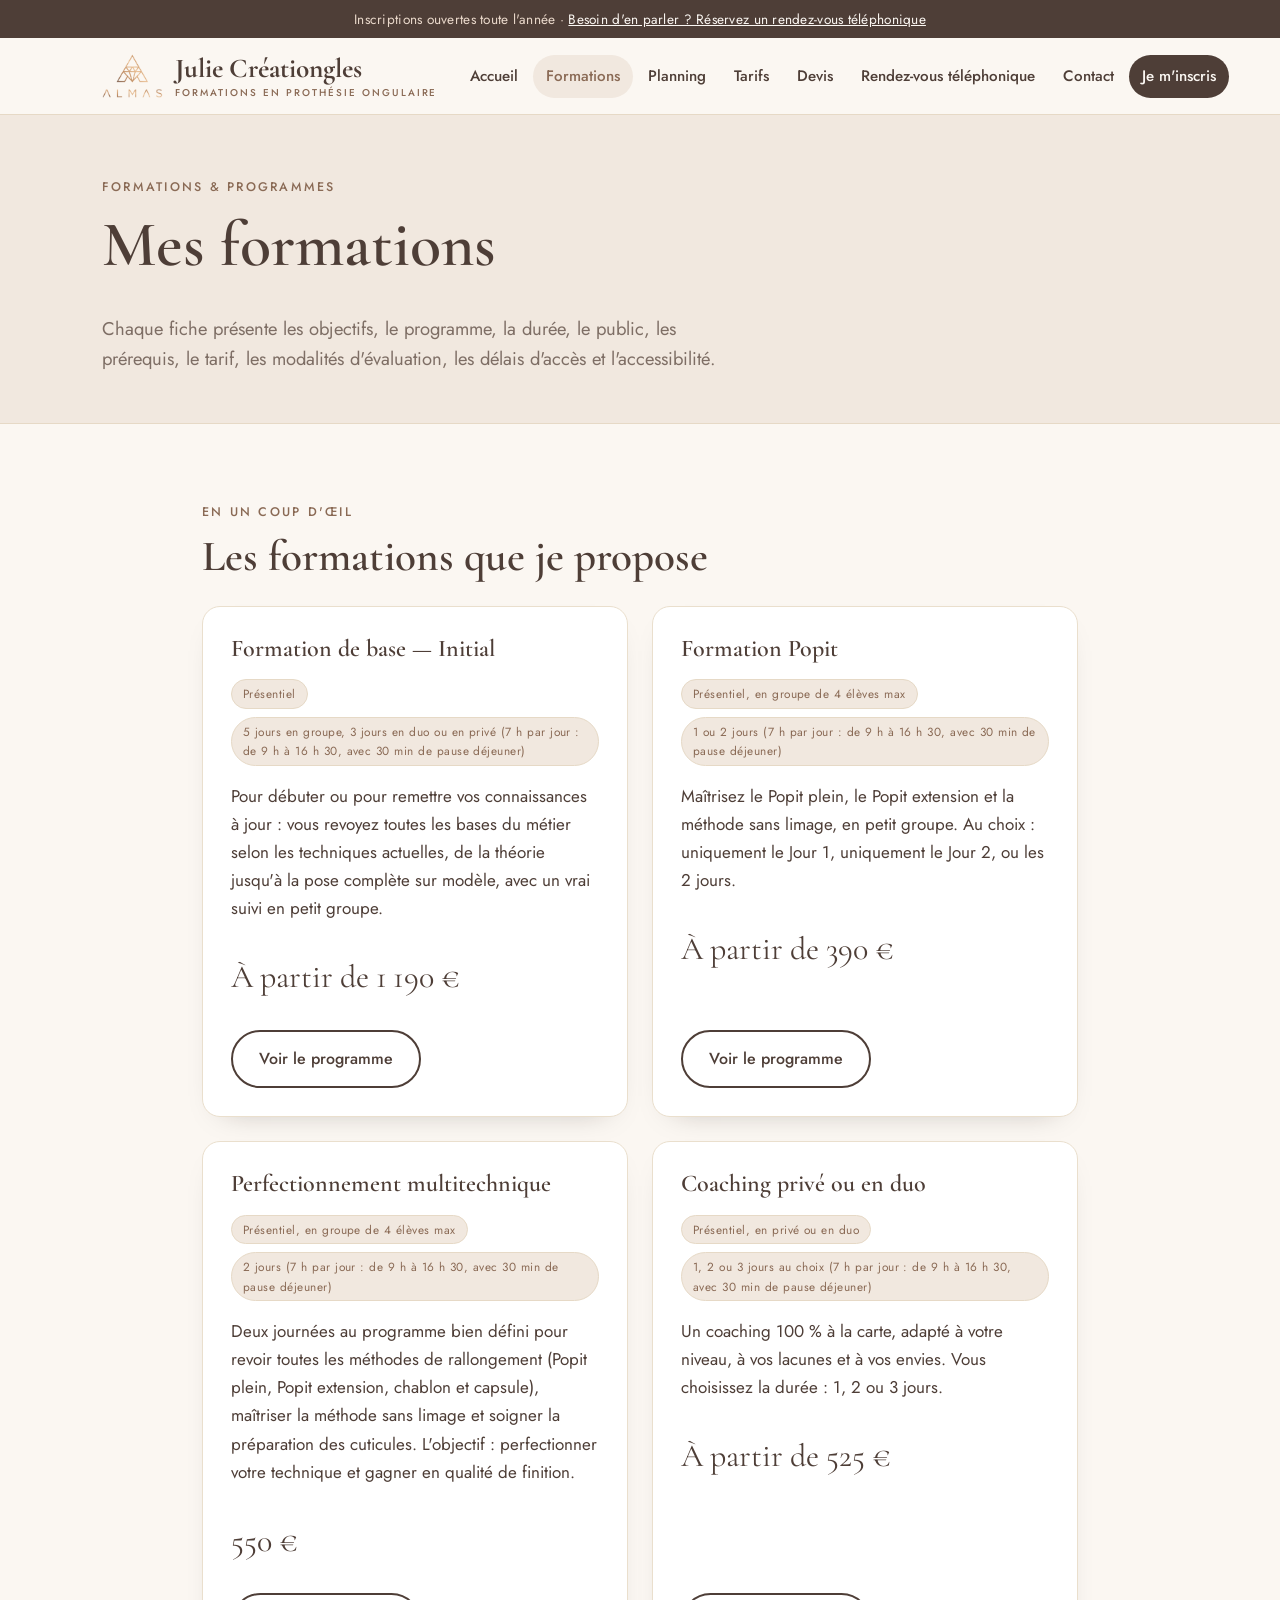
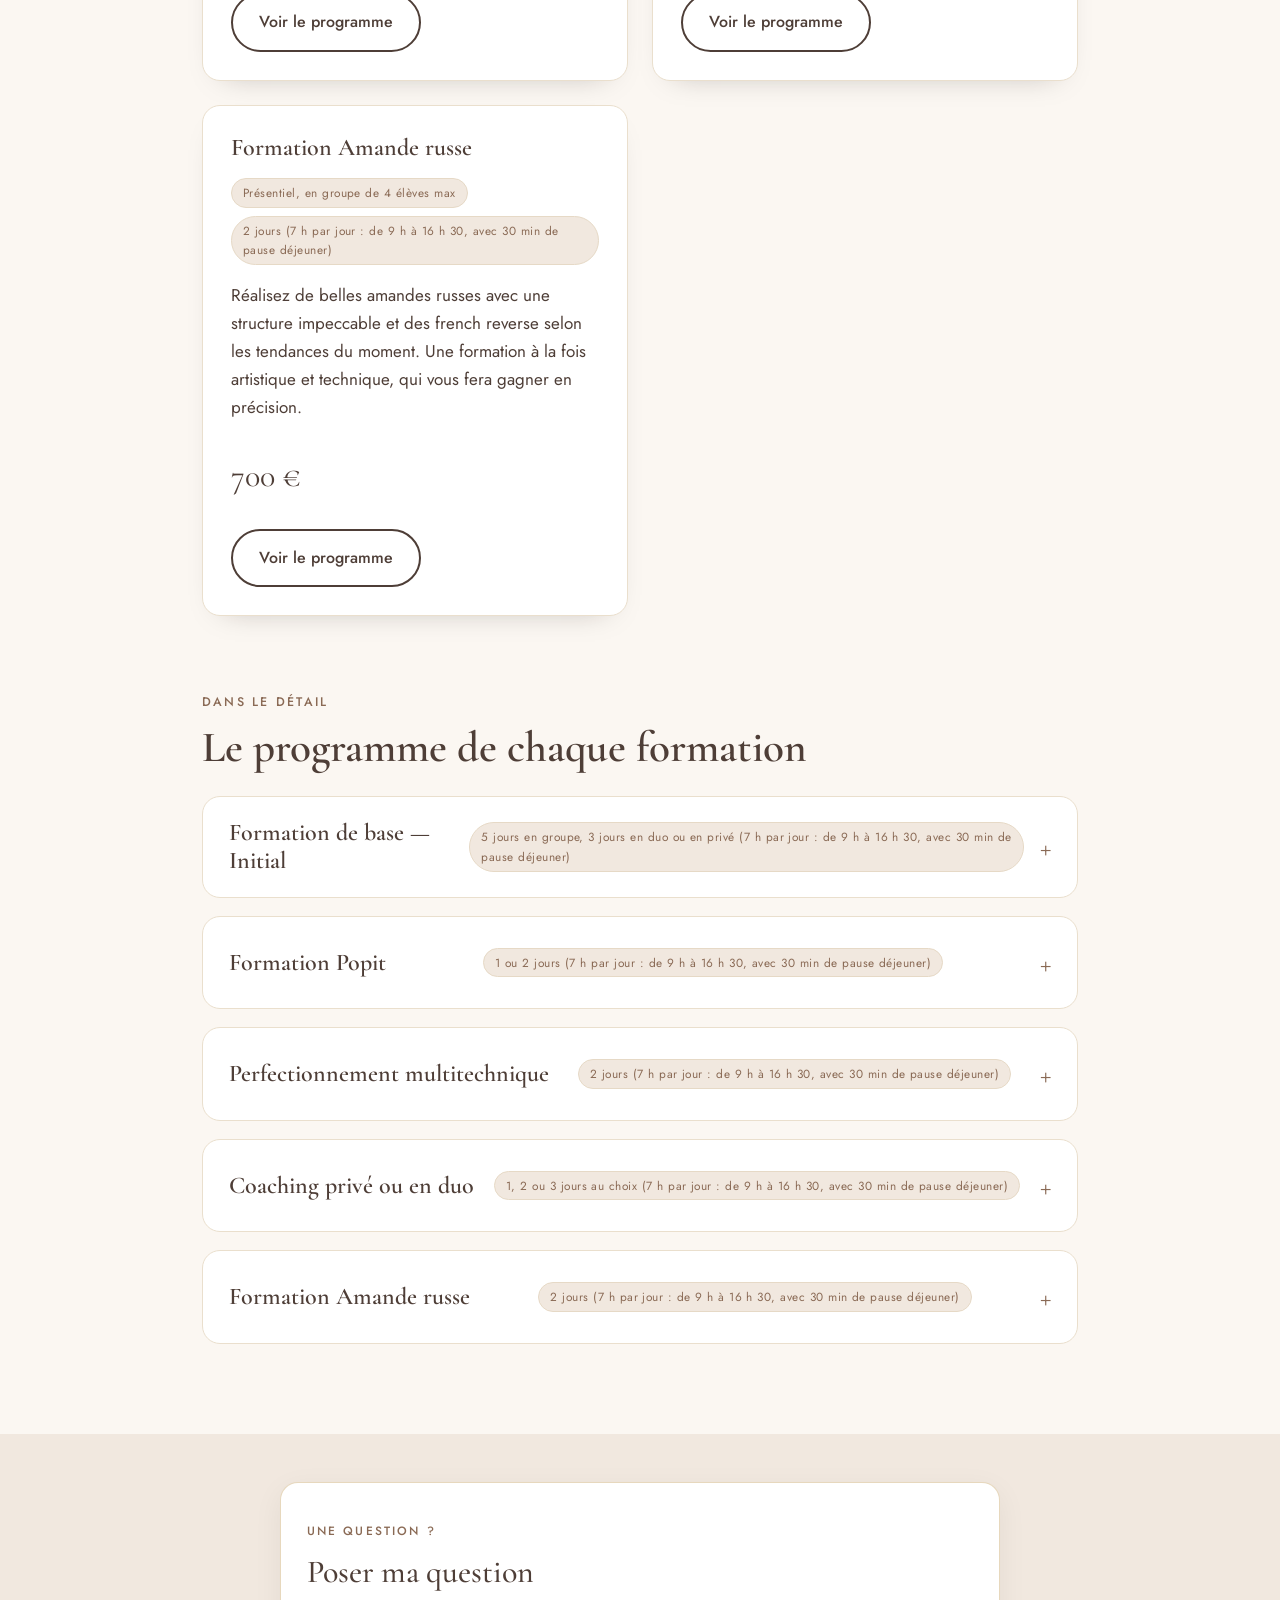
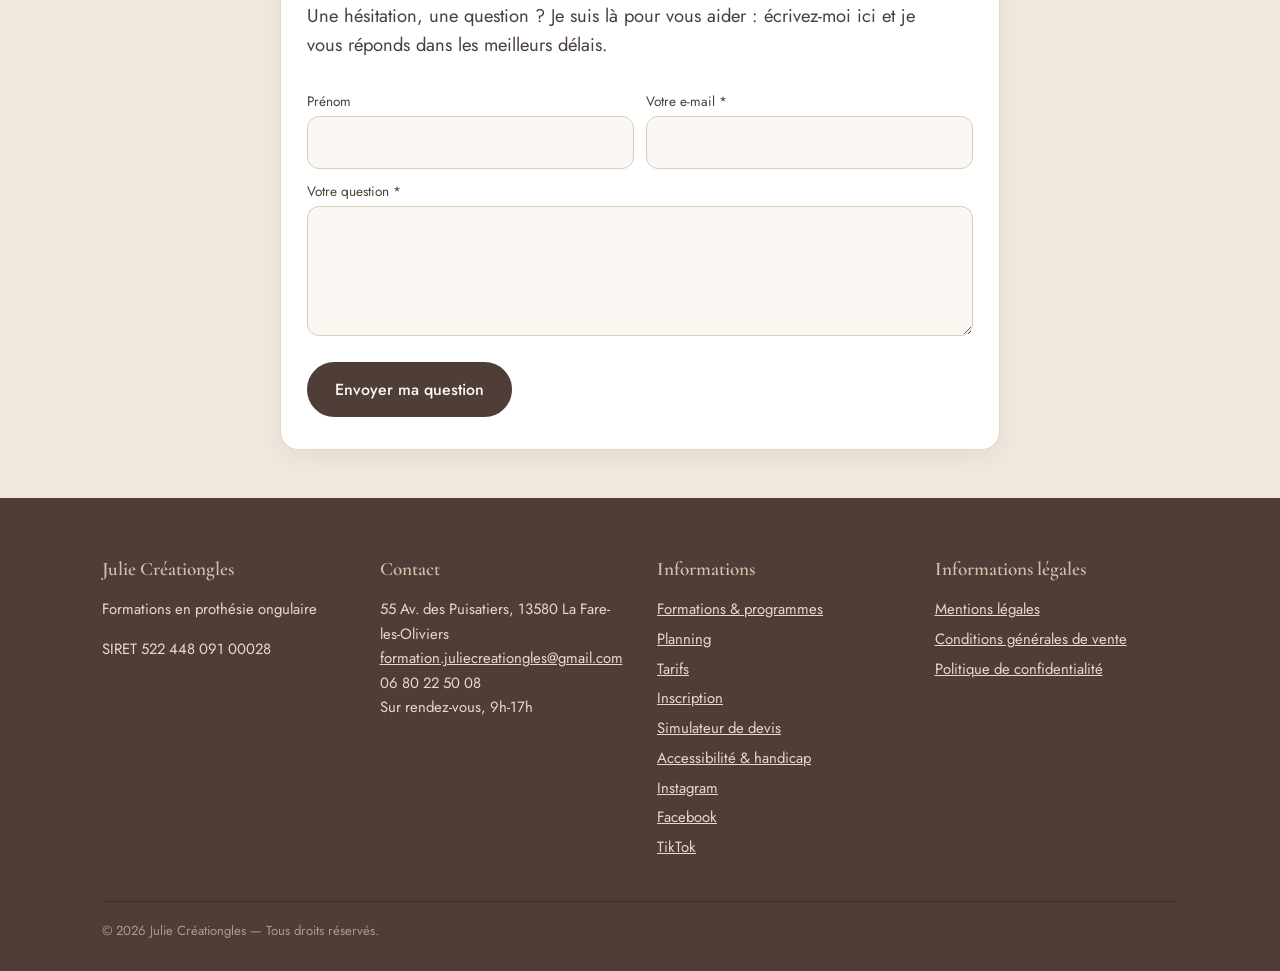
<file: formations.html>
<!DOCTYPE html>
<html lang="fr">
<head>
<meta charset="utf-8">
<meta name="viewport" content="width=device-width, initial-scale=1">
<title>Formations & programmes — Julie Créationgles</title>
<meta name="description" content="Programmes détaillés des formations : objectifs, durée, prérequis, tarifs, modalités d'évaluation, délais d'accès et accessibilité.">
<link rel="preconnect" href="https://fonts.bunny.net">
<link href="https://fonts.bunny.net/css2?family=Cormorant+Garamond:ital,wght@0,500;0,600;0,700;1,500&family=Jost:wght@400;500&display=swap" rel="stylesheet">
<link rel="stylesheet" href="styles.css">
</head>
<body>
<div id="site-header"></div>
<main>
<div class="pagehead"><div class="wrap">
  <span class="eyebrow">Formations & programmes</span>
  <h1>Mes formations</h1>
  <p class="lead">Chaque fiche présente les objectifs, le programme, la durée, le public, les prérequis, le tarif, les modalités d'évaluation, les délais d'accès et l'accessibilité.</p>
</div></div>
<section>
  <div class="wrap narrow" style="max-width:920px">
    <span class="eyebrow">En un coup d'œil</span>
    <h2 style="margin-bottom:24px">Les formations que je propose</h2>
    <div data-render="cards-all" class="cards" style="margin-top:0;margin-bottom:70px"></div>
    <span class="eyebrow">Dans le détail</span>
    <h2 style="margin-bottom:24px">Le programme de chaque formation</h2>
    <div data-render="detail"></div>
  </div>
</section>
</main>
<div id="site-footer"></div>
<script src="data.js"></script>
<script src="app.js"></script>
</body>
</html>
</file>
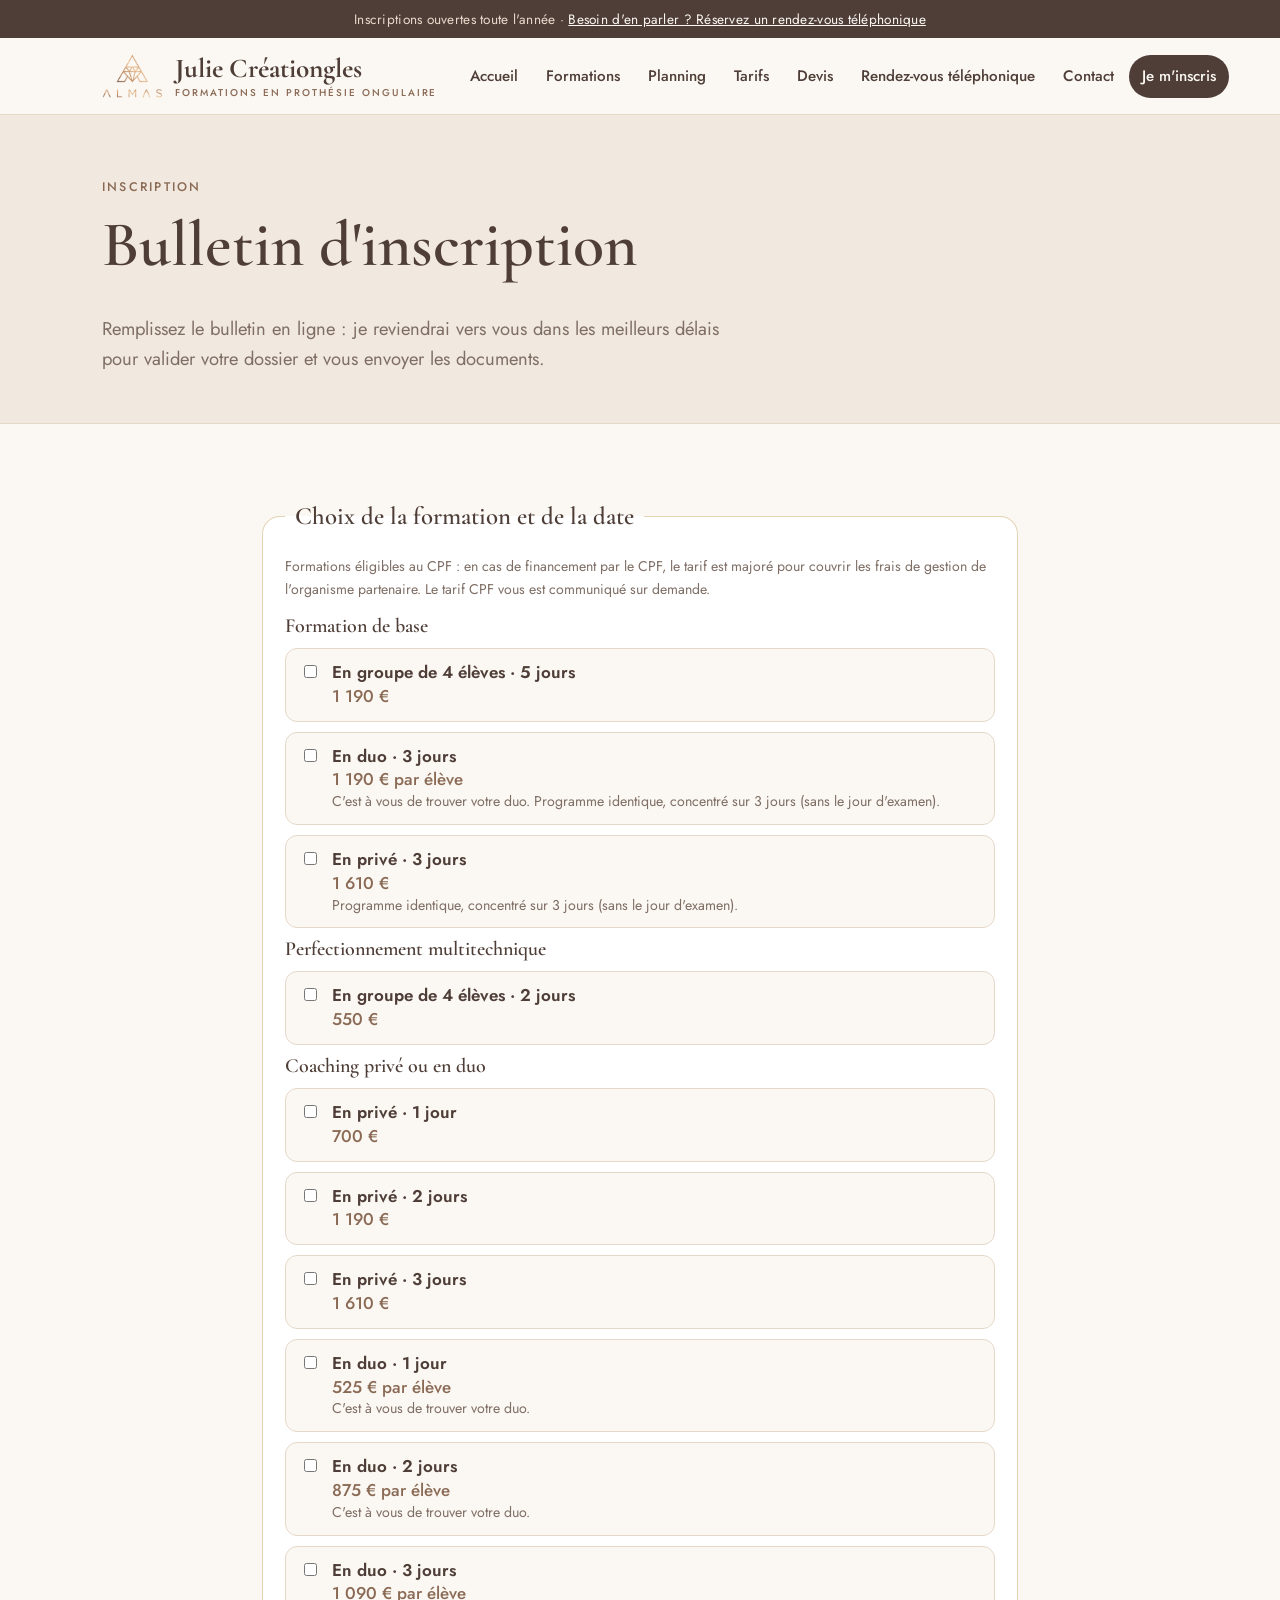
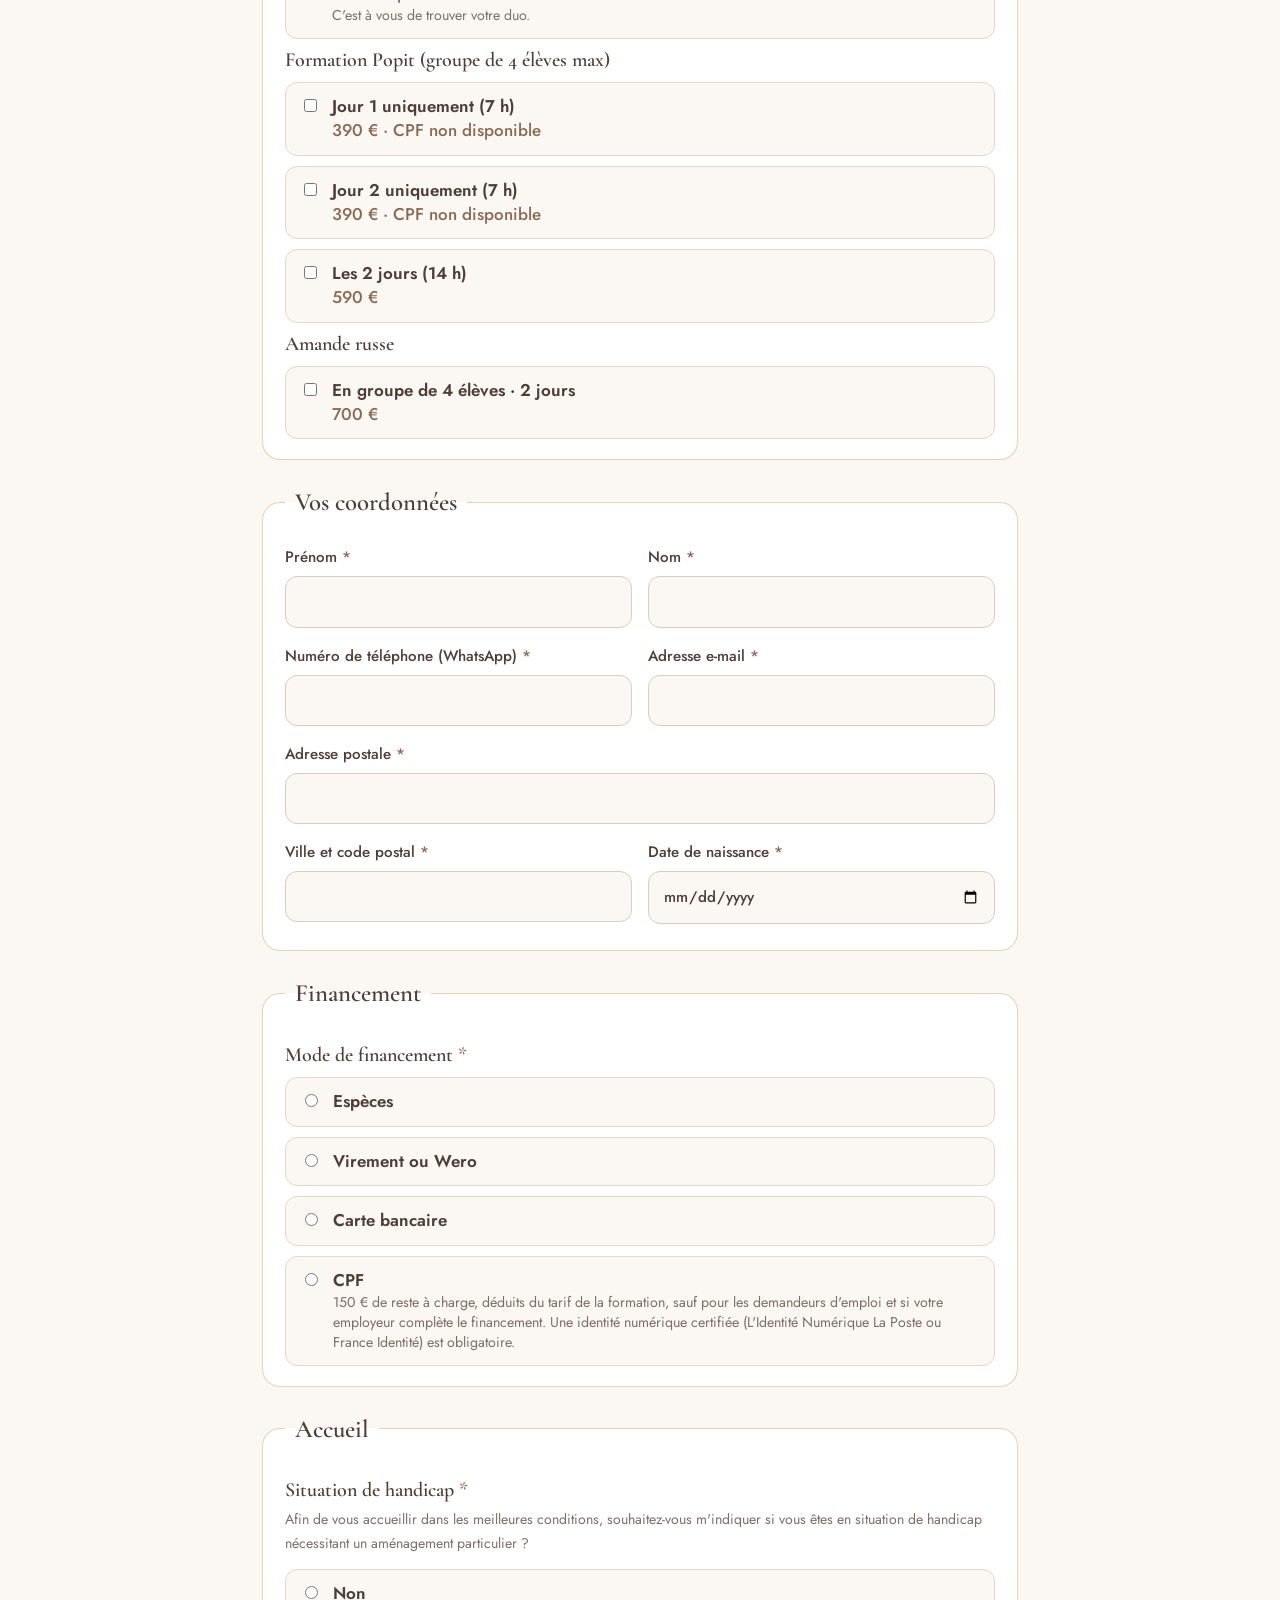
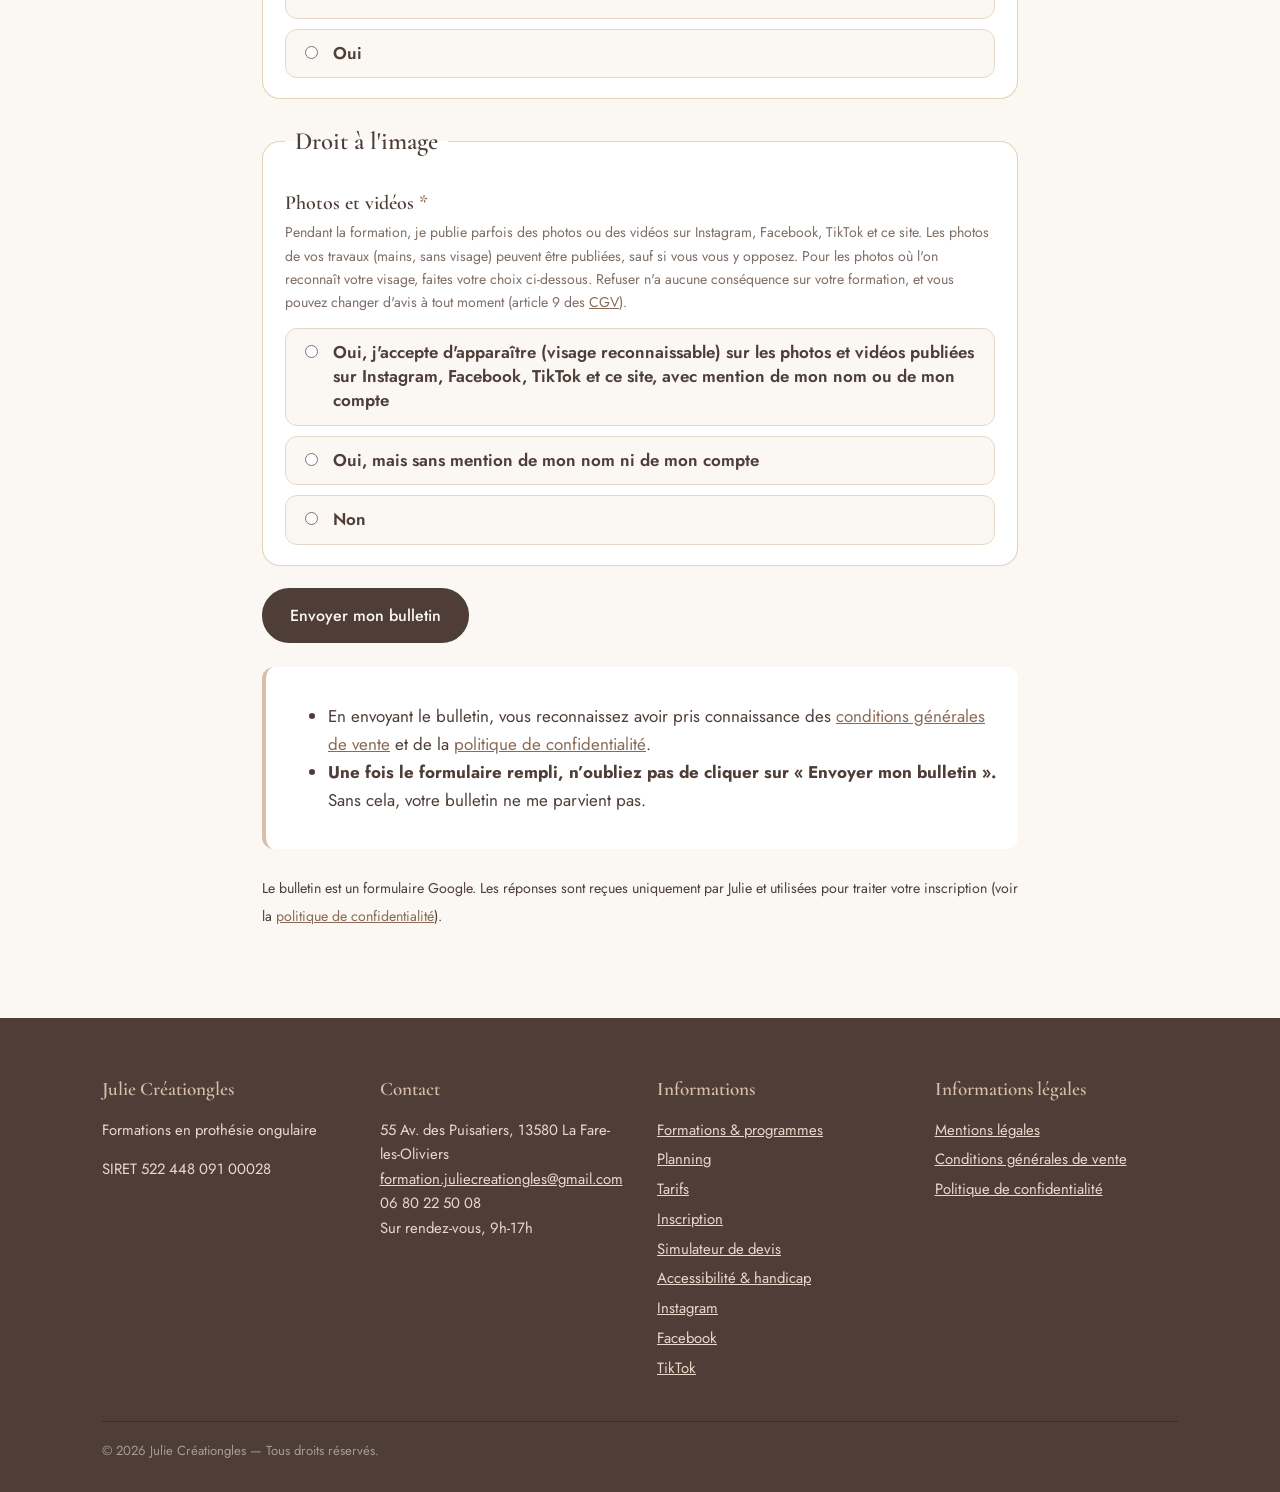
<file: inscription.html>
<!DOCTYPE html>
<html lang="fr">
<head>
<meta charset="utf-8">
<meta name="viewport" content="width=device-width, initial-scale=1">
<title>Inscription — Julie Créationgles</title>
<meta name="description" content="Bulletin d'inscription en ligne aux formations en prothésie ongulaire.">
<link rel="preconnect" href="https://fonts.bunny.net">
<link href="https://fonts.bunny.net/css2?family=Cormorant+Garamond:ital,wght@0,500;0,600;0,700;1,500&family=Jost:wght@400;500&display=swap" rel="stylesheet">
<link rel="stylesheet" href="styles.css">
</head>
<body>
<div id="site-header"></div>
<main>
<div class="pagehead"><div class="wrap">
  <span class="eyebrow">Inscription</span>
  <h1>Bulletin d'inscription</h1>
  <p class="lead">Remplissez le bulletin en ligne : je reviendrai vers vous dans les meilleurs délais pour valider votre dossier et vous envoyer les documents.</p>
</div></div>
<section>
  <div class="wrap narrow">
    <style>
#jf fieldset{border:1px solid rgba(201,169,110,.5);border-radius:var(--rayon);background:#fff;padding:22px 22px 10px;margin:0 0 22px;min-width:0}
#jf legend{font-family:var(--serif);font-size:1.55rem;font-weight:600;padding:0 10px;color:var(--noir)}
#jf label.f{display:block;margin:0 0 16px;font-weight:500;font-size:.95rem}
#jf .req{color:var(--or-fonce)}
#jf input[type=text],#jf input[type=tel],#jf input[type=email],#jf input[type=date],#jf select,#jf textarea{width:100%;box-sizing:border-box;margin-top:6px;padding:12px 14px;border:1px solid #d9cdbd;border-radius:12px;font:inherit;background:var(--creme);color:var(--texte)}
#jf input:focus,#jf select:focus,#jf textarea:focus{outline:2px solid var(--or);border-color:var(--or);background:#fff}
#jf .grid{display:grid;grid-template-columns:1fr 1fr;gap:0 16px}
#jf h3{font-family:var(--serif);font-size:1.25rem;margin:8px 0 10px;color:var(--noir)}
#jf .opt{display:flex;gap:12px;align-items:flex-start;padding:12px 14px;margin:0 0 10px;border:1px solid #e4d9c9;border-radius:12px;background:var(--creme);cursor:pointer;font-weight:400;line-height:1.4}
#jf .opt:has(input:checked){border-color:var(--or);background:#fff;box-shadow:0 0 0 2px rgba(201,169,110,.4)}
#jf .opt input{margin-top:4px;accent-color:var(--or-fonce);flex:none}
#jf .opt b{display:block;font-weight:600}
#jf .opt em{display:block;font-style:normal;color:var(--or-fonce);font-weight:500}
#jf .opt small{display:block;color:var(--gris)}
#jf .hint{color:var(--gris);font-size:.88rem;margin:-4px 0 14px}
#jf [hidden]{display:none!important}
#jf .hp{position:absolute;left:-9999px}
#jf-err{color:#b3261e;margin:0 0 12px;font-weight:500}
#jf .ok{text-align:center;padding:36px 20px;border:1px solid var(--or);border-radius:var(--rayon);background:#fff}
#jf .ok h2{font-family:var(--serif);margin:0 0 10px}
@media(max-width:640px){#jf .grid{grid-template-columns:1fr}#jf fieldset{padding:18px 14px 6px}}
</style>
<div id="formulaire"><form id="jf"></form></div>
<script>
(function(){
/* Bulletin aux couleurs du site, envoyé dans la Google Form « Formulaire de pré-inscription ».
   IMPORTANT : le 1er texte de chaque option doit être IDENTIQUE à l'option de la Google Form. */
var FORM='https://docs.google.com/forms/d/e/1FAIpQLSf359fmJnEunw0QHTfEWp3EVXIY7nTO6SdJQzg-3DhQitSZ2Q';
var E={nom:'1465920293',prenom:'1628951171',tel:'638788175',mail:'848055530',adr:'957127243',ville:'1967326642',naiss:'1722846103',bases:'595580456',perf:'1039470647',coach:'1129581237',popit:'1385463453',amandes:'408503881',fin:'950250728',dates:'933647042',handi:'2068296360',image:'1268460802'};
var G=[
{k:'bases',t:'Formation de base',o:[
['En groupe -- 5 jours 1190€','En groupe de 4 élèves · 5 jours','1 190 €',''],
['En duo -- 3 jours 1190€/élèves (Attention c\'est à vous de trouver votre duo)','En duo · 3 jours','1 190 € par élève','C\'est à vous de trouver votre duo. Programme identique, concentré sur 3 jours (sans le jour d\'examen).'],
['En individuel -- 3 jours 1610€','En privé · 3 jours','1 610 €','Programme identique, concentré sur 3 jours (sans le jour d\'examen).']]},
{k:'perf',t:'Perfectionnement multitechnique',o:[
['En groupe -- 2jours 550€','En groupe de 4 élèves · 2 jours','550 €','']]},
{k:'coach',t:'Coaching privé ou en duo',o:[
['En individuel -- 1 jour 700€','En privé · 1 jour','700 €',''],
['En individuel -- 2 jours 1190€','En privé · 2 jours','1 190 €',''],
['En individuel -- 3 jours 1610€','En privé · 3 jours','1 610 €',''],
['En duo -- 1 jour 525€','En duo · 1 jour','525 € par élève','C\'est à vous de trouver votre duo.'],
['En duo -- 2 jours 875€','En duo · 2 jours','875 € par élève','C\'est à vous de trouver votre duo.'],
['En duo -- 3 jours 1090€','En duo · 3 jours','1 090 € par élève','C\'est à vous de trouver votre duo.']]},
{k:'popit',t:'Formation Popit (groupe de 4 élèves max)',o:[
['Uniquement le jour 1 (7h) 390€','Jour 1 uniquement (7 h)','390 € · CPF non disponible',''],
['Uniquement le jour 2 (7h) 390€','Jour 2 uniquement (7 h)','390 € · CPF non disponible',''],
['Les deux jours (14h) 590€','Les 2 jours (14 h)','590 €','']]},
{k:'amandes',t:'Amande russe',o:[
['En groupe -- 2 jours 700€','En groupe de 4 élèves · 2 jours','700 €','']]}
];
var FIN=[
['Espèce','Espèces',''],
['Virement ou Wero','Virement ou Wero',''],
['Carte bancaire','Carte bancaire',''],
['CPF (150€ de reste à charge si vous n\'êtes pas inscrit(e) chez FranceTravail, déduit du tarif de la formation)','CPF','150 € de reste à charge, déduits du tarif de la formation, sauf pour les demandeurs d\'emploi et si votre employeur complète le financement. Une identité numérique certifiée (L\'Identité Numérique La Poste ou France Identité) est obligatoire.']];
var DATE_AUTO='A definir';
var HANDI=['Oui    (précisez dans "Autre")','non'];
var IMG=["Oui, j'accepte d'apparaître (visage reconnaissable) sur les photos et vidéos publiées sur Instagram, Facebook, TikTok et ce site, avec mention de mon nom ou de mon compte","Oui, mais sans mention de mon nom ni de mon compte","Non"];
var form=document.getElementById('jf');
function opt(type,name,i,t,p,n,req){return '<label class="opt"><input type="'+type+'" name="'+name+'" value="'+i+'"'+(req?' required':'')+'><span><b>'+t+'</b>'+(p?'<em>'+p+'</em>':'')+(n?'<small>'+n+'</small>':'')+'</span></label>';}
function inp(n,l,type,extra){return '<label class="f">'+l+' <span class="req">*</span><input type="'+(type||'text')+'" name="'+n+'" required'+(extra||'')+'></label>';}
var h='';
h+='<fieldset><legend>Choix de la formation et de la date</legend><p class="hint">Formations éligibles au CPF : en cas de financement par le CPF, le tarif est majoré pour couvrir les frais de gestion de l\'organisme partenaire. Le tarif CPF vous est communiqué sur demande.</p>';
G.forEach(function(g){h+='<h3>'+g.t+'</h3>';g.o.forEach(function(o,i){h+=opt('checkbox',g.k,i,o[1],o[2],o[3]);});h+='<div class="jf-gdates" id="jf-dl-'+g.k+'"></div>';});
h+='</fieldset>';
h+='<fieldset><legend>Vos coordonnées</legend><div class="grid">'+inp('prenom','Prénom','text',' autocomplete="given-name"')+inp('nom','Nom','text',' autocomplete="family-name"')+'</div><div class="grid">'+inp('tel','Numéro de téléphone (WhatsApp)','tel',' autocomplete="tel"')+inp('mail','Adresse e-mail','email',' autocomplete="email"')+'</div>'+inp('adr','Adresse postale','text',' autocomplete="street-address"')+'<div class="grid">'+inp('ville','Ville et code postal','text',' autocomplete="postal-code"')+inp('naiss','Date de naissance','date','')+'</div></fieldset>';
h+='<fieldset><legend>Financement</legend><h3>Mode de financement <span class="req">*</span></h3>';
FIN.forEach(function(o,i){h+=opt('radio','fin',i,o[1],'',o[2],i===0);});
h+='</fieldset>';
h+='<fieldset><legend>Accueil</legend><h3>Situation de handicap <span class="req">*</span></h3><p class="hint">Afin de vous accueillir dans les meilleures conditions, souhaitez-vous m\'indiquer si vous êtes en situation de handicap nécessitant un aménagement particulier ?</p>'+opt('radio','handi',1,'Non','','',true)+opt('radio','handi',0,'Oui','','')+'<div data-for="handi" hidden><label class="f"><input type="text" name="handi_o" placeholder="Précisez l\'aménagement souhaité"></label>'+opt('checkbox','handi_c',0,'Consentement','J\'accepte que cette information de santé soit utilisée uniquement pour adapter mon accueil et ma formation. Je peux retirer mon accord à tout moment.','')+'</div></fieldset>';
h+='<fieldset><legend>Droit à l\'image</legend><h3>Photos et vidéos <span class="req">*</span></h3><p class="hint">Pendant la formation, je publie parfois des photos ou des vidéos sur Instagram, Facebook, TikTok et ce site. Les photos de vos travaux (mains, sans visage) peuvent être publiées, sauf si vous vous y opposez. Pour les photos où l\'on reconnaît votre visage, faites votre choix ci-dessous. Refuser n\'a aucune conséquence sur votre formation, et vous pouvez changer d\'avis à tout moment (article 9 des <a href="cgv.html">CGV</a>).</p>'+IMG.map(function(t,i){return opt('radio','image',i,t,'','',i===0);}).join('')+'</fieldset>';
h+='<input class="hp" type="text" name="website" tabindex="-1" autocomplete="off" aria-hidden="true"><p id="jf-err" role="alert"></p><button class="btn" type="submit">Envoyer mon bulletin</button>';
form.innerHTML=h;
form.addEventListener('change',function(){var r=form.querySelector('input[name="handi"]:checked');form.querySelector('[data-for="handi"]').hidden=!(r&&r.value==='0');});
function done(){form.innerHTML='<div class="ok"><h2>Merci, votre bulletin est bien envoyé !</h2><p>'+(window.__jfRes?'Vos dates sont bloquées pour vous, en attente de la validation de votre dossier. Je reviendrai vers vous dans les meilleurs délais pour vous la confirmer et répondre à vos questions.':'Je reviendrai vers vous dans les meilleurs délais pour vous proposer les dates disponibles et répondre à vos questions.')+'</p><p>Au plaisir de vous accompagner prochainement,<br><strong>Julie</strong></p></div>';form.scrollIntoView({behavior:'smooth',block:'start'});}
/* ---------- Choix des dates : planning en direct, sous chaque formation ---------- */
var API='https://script.google.com/macros/s/AKfycbyiNTZOGNoKfiyXGX26QxXYZPz4AA-ezGp5V3GwFZg-AvOVi8LXBlTx6GZc2Rg87Ft-/exec';
var CR=null,CR_ERR=false,JF_OK=false;window.__jfRes=false;
document.head.insertAdjacentHTML('beforeend','<style>.jf-gdates:empty{display:none}.jf-gdates{margin:4px 0 22px;padding:14px 16px;background:var(--creme2);border-radius:14px}.jf-gdates h4{margin:0 0 8px;font-family:var(--sans);font-size:.78rem;letter-spacing:.14em;text-transform:uppercase;color:var(--or-fonce);font-weight:500}.jf-gdates h4+.hint{margin-top:0}.jf-gdates .jf-dl{max-height:300px;overflow:auto;padding-right:4px}.jf-gdates .jf-dl+h4{margin-top:14px}</style>');
var JFD=new Intl.DateTimeFormat('fr-FR',{weekday:'short',day:'numeric',month:'short',year:'numeric',timeZone:'UTC'});
function jfd(s){return JFD.format(new Date(s+'T00:00:00Z'));}
function jfChoisies(){var out=[];G.forEach(function(g){Array.prototype.forEach.call(form.querySelectorAll('input[name="'+g.k+'"]:checked'),function(x){out.push({k:g.k,site:g.k+':'+x.value,t:g.t,o:g.o[+x.value][1]});});});return out;}
function jfNom(site){return 'd_'+site.replace(':','_');}
function rendreDates(){
  var prev={};Array.prototype.forEach.call(form.querySelectorAll('.jf-gdates input:checked'),function(x){prev[x.name]=x.value;});
  var ch=jfChoisies();
  G.forEach(function(g){
    var box=document.getElementById('jf-dl-'+g.k);if(!box)return;
    var mine=ch.filter(function(c){return c.k===g.k;});
    if(!mine.length){box.innerHTML='';return;}
    if(CR===null){box.innerHTML=CR_ERR?'<p class="hint">Les dates disponibles n\'ont pas pu être chargées. Vous pouvez envoyer votre bulletin : nous fixerons les dates ensemble.</p>':'<p class="hint">Chargement des dates disponibles…</p>';return;}
    box.innerHTML=mine.map(function(c){
      var l=CR[c.site]||[],n=jfNom(c.site),head='<h4>Vos dates — '+c.o+'</h4>';
      if(!l.length)return head+'<p class="hint">Aucune date disponible pour le moment pour cette formule. Envoyez quand même votre bulletin : je vous proposerai des dates.</p>';
      return head+'<div class="jf-dl">'+l.map(function(s){
        var per=s.debut===s.fin?jfd(s.debut):'Du '+jfd(s.debut)+' au '+jfd(s.fin);
        var p=s.deja?(s.places>1?s.places+' places restantes':'Dernière place'):'';
        var note='';
        return opt('radio',n,s.debut,per,p,note,false);
      }).join('')+'</div>';
    }).join('');
  });
  Object.keys(prev).forEach(function(k){var x=form.querySelector('.jf-gdates input[name="'+k+'"][value="'+prev[k]+'"]');if(x)x.checked=true;});
}
function chargerCreneaux(){return fetch(API,{cache:'no-store'}).then(function(r){return r.json();}).then(function(j){CR=j.creneaux||{};CR_ERR=false;}).catch(function(){CR=null;CR_ERR=true;}).then(rendreDates);}
form.addEventListener('change',function(ev){if(G.some(function(g){return g.k===ev.target.name;}))rendreDates();});
form.addEventListener('submit',function(ev){
  if(JF_OK||form.elements.website.value)return;
  var ch=jfChoisies();if(!ch.length||!CR)return;
  var items=[],manque=[],err=document.getElementById('jf-err');
  ch.forEach(function(c){if(!(CR[c.site]||[]).length)return;var x=form.querySelector('input[name="'+jfNom(c.site)+'"]:checked');if(x)items.push({site:c.site,debut:x.value});else manque.push(c);});
  ev.preventDefault();ev.stopImmediatePropagation();
  if(manque.length){err.textContent='Choisissez vos dates pour : '+manque.map(function(c){return c.t+' — '+c.o;}).join(' ; ')+'.';document.getElementById('jf-dl-'+manque[0].k).scrollIntoView({behavior:'smooth',block:'center'});return;}
  window.__jfDates=ch.map(function(c){var x=form.querySelector('input[name="'+jfNom(c.site)+'"]:checked'),s=x&&(CR[c.site]||[]).filter(function(y){return y.debut===x.value;})[0];return c.t+' — '+c.o+' : '+(s?(s.debut===s.fin?'le '+jfd(s.debut):'du '+jfd(s.debut)+' au '+jfd(s.fin)):'pas de date disponible sur le site, à fixer ensemble');}).join('\n');
  if(!items.length){JF_OK=true;form.requestSubmit();return;}
  var btn=form.querySelector('button[type=submit]');btn.disabled=true;err.textContent='Réservation de vos dates en cours…';
  fetch(API,{method:'POST',headers:{'Content-Type':'text/plain;charset=utf-8'},body:JSON.stringify({items:items,eleve:(form.elements.prenom.value+' '+form.elements.nom.value).trim(),tel:form.elements.tel.value,mail:form.elements.mail.value})})
    .then(function(r){return r.json();})
    .then(function(j){btn.disabled=false;
      if(j.ok){window.__jfRes=true;JF_OK=true;err.textContent='';form.requestSubmit();}
      else{err.textContent=(j.msg||'Ces dates ne sont plus disponibles.')+' Merci de choisir une autre date.';chargerCreneaux();var k=(j.indispo&&j.indispo[0]||'').split(':')[0];var b=document.getElementById('jf-dl-'+k);if(b)b.scrollIntoView({behavior:'smooth',block:'center'});}})
    .catch(function(){btn.disabled=false;err.textContent='Impossible de réserver vos dates pour le moment. Réessayez dans un instant.';});
});
chargerCreneaux();
form.addEventListener('submit',function(ev){
ev.preventDefault();var err=document.getElementById('jf-err');err.textContent='';
if(form.elements.website.value){done();return;}
var P=new URLSearchParams(),any=false;
G.forEach(function(g){Array.prototype.forEach.call(form.querySelectorAll('input[name="'+g.k+'"]:checked'),function(x){any=true;P.append('entry.'+E[g.k],g.o[+x.value][0]);});});
if(!any){err.textContent='Veuillez choisir au moins une formation.';form.querySelectorAll('fieldset')[0].scrollIntoView({behavior:'smooth'});return;}
['nom','prenom','tel','mail','adr','ville'].forEach(function(k){P.append('entry.'+E[k],form.elements[k].value.trim());});
var d=form.elements.naiss.value.split('-');P.append('entry.'+E.naiss+'_year',d[0]);P.append('entry.'+E.naiss+'_month',String(+d[1]));P.append('entry.'+E.naiss+'_day',String(+d[2]));
var f=form.querySelector('input[name="fin"]:checked');P.append('entry.'+E.fin,FIN[+f.value][0]);
P.append('entry.'+E.dates,window.__jfDates||'Aucune date choisie sur le site');
var r=form.querySelector('input[name="handi"]:checked');P.append('entry.'+E.handi,HANDI[+r.value]);
if(r.value==='0'&&form.elements.handi_o.value.trim()){P.append('entry.'+E.handi,'__other_option__');P.append('entry.'+E.handi+'.other_option_response',form.elements.handi_o.value.trim());}
if(r.value==='0'){if(!form.elements.handi_c.checked){err.textContent='Pour que je puisse tenir compte de votre situation de handicap, cochez la case de consentement (ou répondez « Non »).';return;}P.append('entry.963409889','J\'accepte que cette information de santé soit utilisée uniquement pour adapter mon accueil et ma formation. Je peux retirer mon accord à tout moment.');}
var im=form.querySelector('input[name="image"]:checked');P.append('entry.'+E.image,IMG[+im.value]);
P.append('fvv','1');P.append('pageHistory','0');
var btn=form.querySelector('button[type=submit]');btn.disabled=true;btn.textContent='Envoi en cours…';
fetch(FORM+'/formResponse',{method:'POST',mode:'no-cors',body:P}).then(done).catch(function(){btn.disabled=false;btn.textContent='Envoyer mon bulletin';err.textContent='L\'envoi a échoué. Vérifiez votre connexion et réessayez, ou écrivez-moi par e-mail.';});
});
})();
</script>
    <div class="notice" style="margin-top:24px"><ul>
        <li>En envoyant le bulletin, vous reconnaissez avoir pris connaissance des <a href="cgv.html">conditions générales de vente</a> et de la <a href="confidentialite.html">politique de confidentialité</a>.</li>
        <li><strong>Une fois le formulaire rempli, n’oubliez pas de cliquer sur « Envoyer mon bulletin ».</strong> Sans cela, votre bulletin ne me parvient pas.</li>
      </ul></div>
    <p style="margin-top:24px"><small>Le bulletin est un formulaire Google. Les réponses sont reçues uniquement par <span data-site="prenom"></span> et utilisées pour traiter votre inscription (voir la <a href="confidentialite.html">politique de confidentialité</a>).</small></p>
  </div>
</section>
</main>
<div id="site-footer"></div>
<script src="data.js"></script>
<script src="app.js"></script>
</body>
</html>
</file>
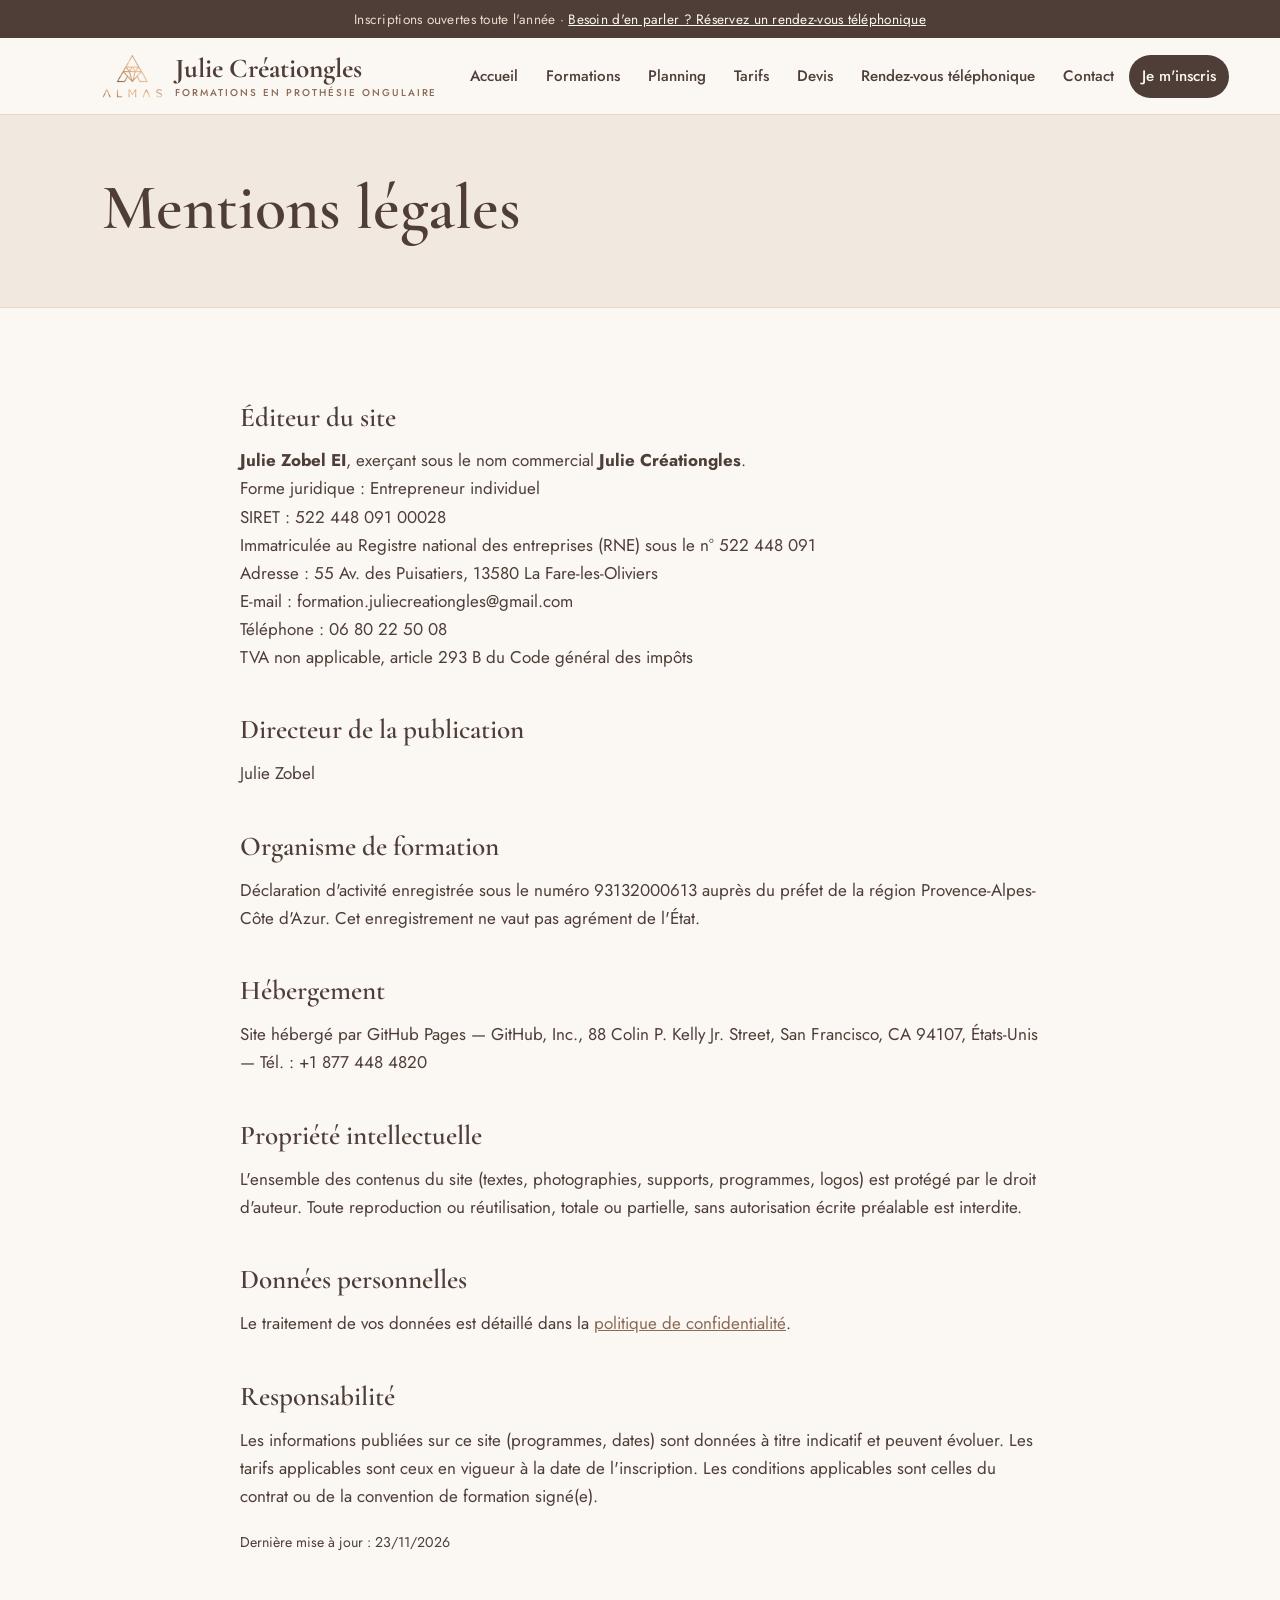
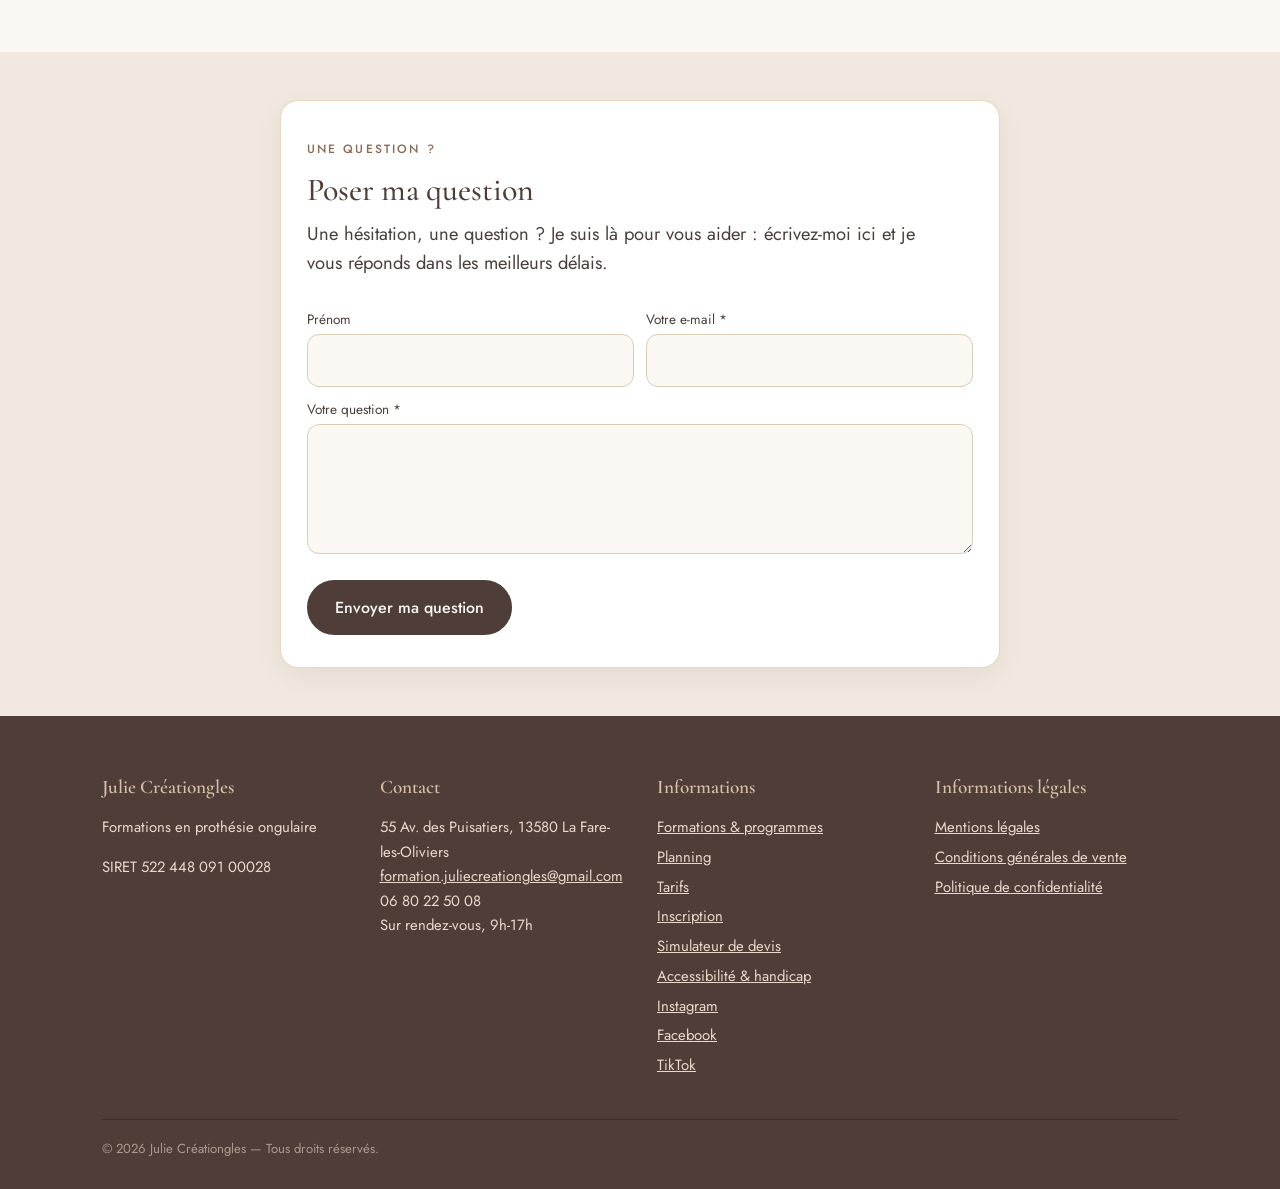
<file: mentions-legales.html>
<!DOCTYPE html>
<html lang="fr">
<head>
<meta charset="utf-8">
<meta name="viewport" content="width=device-width, initial-scale=1">
<title>Mentions légales — Julie Créationgles</title>
<meta name="robots" content="noindex">
<link rel="preconnect" href="https://fonts.bunny.net">
<link href="https://fonts.bunny.net/css2?family=Cormorant+Garamond:ital,wght@0,500;0,600;0,700;1,500&family=Jost:wght@400;500&display=swap" rel="stylesheet">
<link rel="stylesheet" href="styles.css">
</head>
<body>
<div id="site-header"></div>
<main>
<div class="pagehead"><div class="wrap"><h1>Mentions légales</h1></div></div>
<div class="wrap narrow legal">

<h2>Éditeur du site</h2>
<p><strong data-site="directeur_publication"></strong> <strong>EI</strong>, exerçant sous le nom commercial <strong>Julie Créationgles</strong>.<br>
Forme juridique : <span data-site="forme"></span><br>
SIRET : <span data-site="siret"></span><br>
Immatriculée au Registre national des entreprises (RNE) sous le n° 522 448 091<br>
Adresse : <span data-site="adresse"></span>, <span data-site="cp"></span> <span data-site="ville"></span><br>
E-mail : <span data-site="email"></span><br>
Téléphone : <span data-site="tel"></span><br>
<span data-site="tva"></span></p>

<h2>Directeur de la publication</h2>
<p><span data-site="directeur_publication"></span></p>

<h2>Organisme de formation</h2>
<p>Déclaration d'activité enregistrée sous le numéro <span data-site="nda"></span> auprès du préfet de la région <span data-site="region_nda"></span>. Cet enregistrement ne vaut pas agrément de l'État.</p>
<p data-qualiopi></p>

<h2>Hébergement</h2>
<p><span data-site="hebergeur"></span></p>

<h2>Médiation de la consommation</h2>
<p>Conformément au Code de la consommation, en cas de litige non résolu avec moi, vous pouvez recourir gratuitement au médiateur de la consommation dont je relève :</p>
<p><strong data-site="mediateur_nom"></strong><br><span data-site="mediateur_adresse"></span><br>Site internet : <span data-site="mediateur_site"></span></p>

<h2>Propriété intellectuelle</h2>
<p>L'ensemble des contenus du site (textes, photographies, supports, programmes, logos) est protégé par le droit d'auteur. Toute reproduction ou réutilisation, totale ou partielle, sans autorisation écrite préalable est interdite.</p>

<h2>Données personnelles</h2>
<p>Le traitement de vos données est détaillé dans la <a href="confidentialite.html">politique de confidentialité</a>.</p>

<h2>Responsabilité</h2>
<p>Les informations publiées sur ce site (programmes, dates) sont données à titre indicatif et peuvent évoluer. Les tarifs applicables sont ceux en vigueur à la date de l'inscription. Les conditions applicables sont celles du contrat ou de la convention de formation signé(e).</p>

<p><small>Dernière mise à jour : <span data-site="date_maj_legal"></span></small></p>
</div>
</main>
<div id="site-footer"></div>
<script src="data.js"></script>
<script src="app.js"></script>
<script>
  /* ligne Qualiopi : affichée seulement si la certification est renseignée dans data.js */
  (function(){var el=document.querySelector("[data-qualiopi]");if(el&&window.SITE&&window.SITE.qualiopi){el.innerHTML="Organisme certifié <strong>Qualiopi</strong> au titre de la catégorie « actions de formation », n° "+(window.SITE.qualiopi_num||"<mark class='todo'>[n° à compléter]</mark>")+".";}else if(el){el.remove();}})();
</script>
</body>
</html>
</file>
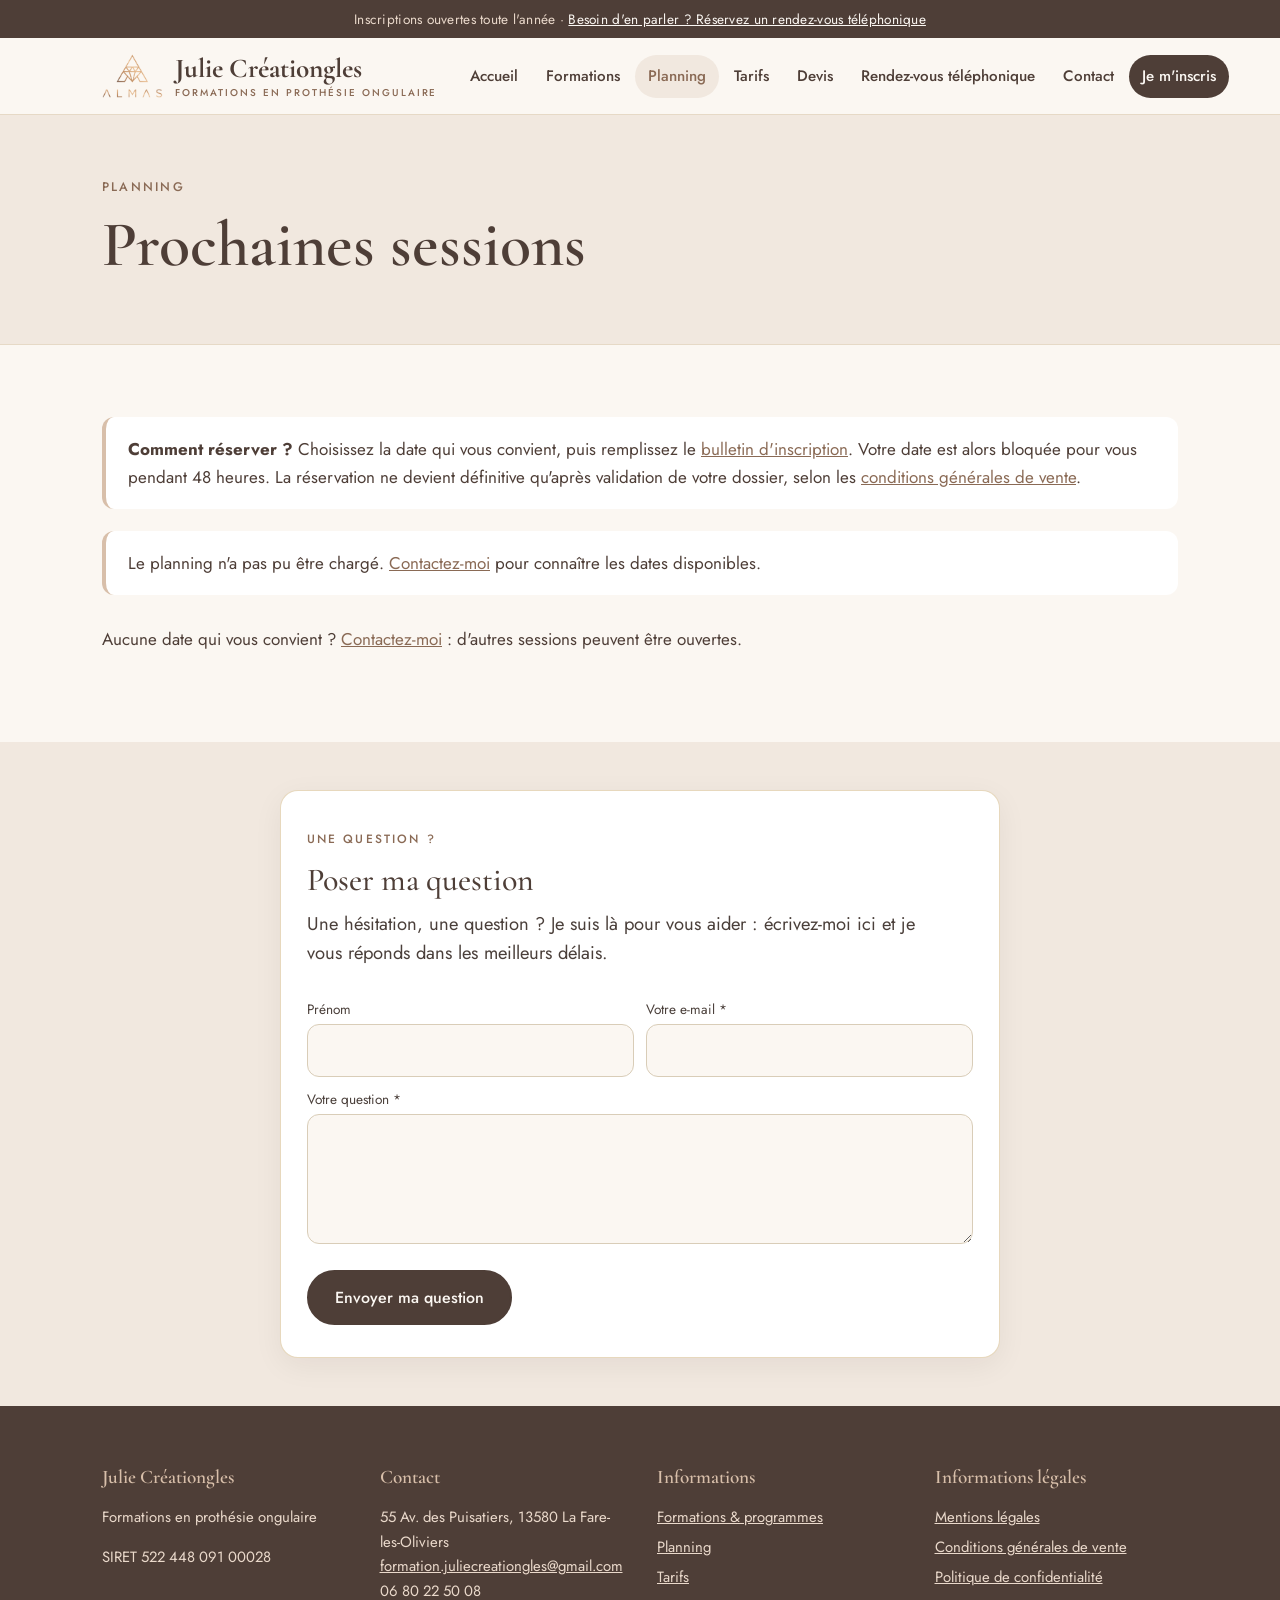
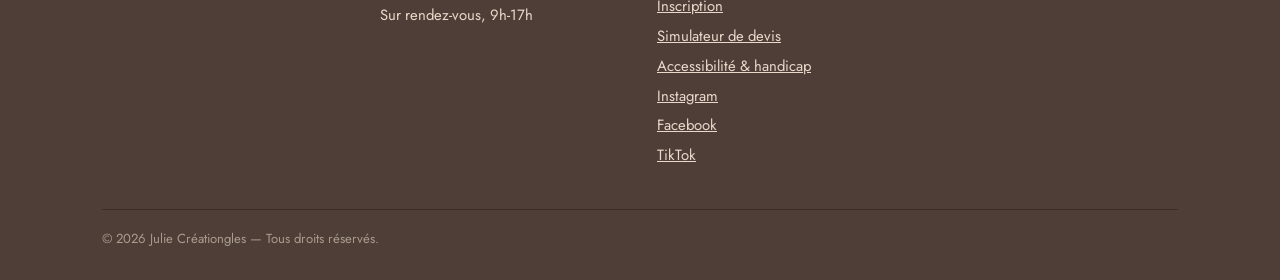
<file: planning.html>
<!DOCTYPE html>
<html lang="fr">
<head>
<meta charset="utf-8">
<meta name="viewport" content="width=device-width, initial-scale=1">
<title>Planning des sessions — Julie Créationgles</title>
<meta name="description" content="Dates des prochaines sessions de formation et places disponibles.">
<link rel="preconnect" href="https://fonts.bunny.net">
<link href="https://fonts.bunny.net/css2?family=Cormorant+Garamond:ital,wght@0,500;0,600;0,700;1,500&family=Jost:wght@400;500&display=swap" rel="stylesheet">
<link rel="stylesheet" href="styles.css">
</head>
<body>
<div id="site-header"></div>
<main>
<div class="pagehead"><div class="wrap">
  <span class="eyebrow">Planning</span>
  <h1>Prochaines sessions</h1>
</div></div>
<section>
  <div class="wrap">
    <div class="notice" style="margin-top:0"><strong>Comment réserver ?</strong> Choisissez la date qui vous convient, puis remplissez le <a href="inscription.html">bulletin d'inscription</a>. Votre date est alors bloquée pour vous pendant 48 heures. La réservation ne devient définitive qu'après validation de votre dossier, selon les <a href="cgv.html">conditions générales de vente</a>.</div>
    <div id="pl-table"></div>
    <p style="margin-top:30px">Aucune date qui vous convient ? <a href="rendez-vous.html">Contactez-moi</a> : d'autres sessions peuvent être ouvertes.</p>
    
  </div>
</section>
</main>
<div id="site-footer"></div>
<script src="data.js"></script>
<script src="app.js"></script>
<script>
(function(){
/* Planning en direct : lu dans le tableau Google « Planning des formations » (dates et places, jamais de noms) */
var API='https://script.google.com/macros/s/AKfycbyiNTZOGNoKfiyXGX26QxXYZPz4AA-ezGp5V3GwFZg-AvOVi8LXBlTx6GZc2Rg87Ft-/exec';
var D=new Intl.DateTimeFormat('fr-FR',{weekday:'short',day:'numeric',month:'short',year:'numeric',timeZone:'UTC'});
function d(s){return D.format(new Date(s+'T00:00:00Z'));}
function per(s){return s.debut===s.fin?d(s.debut):'Du '+d(s.debut)+'<br>au '+d(s.fin);}
document.head.insertAdjacentHTML('beforeend','<style>#pl-table td{vertical-align:middle}#pl-table td:first-child{white-space:nowrap}#pl-table .btn{white-space:nowrap}#pl-table tr.pl-mois th{background:var(--creme2,#F3EBE0);color:var(--noir);font-family:var(--serif);font-size:1.35rem;font-weight:600;text-align:left;padding:14px 16px;border-top:2px solid var(--or)}</style>');
var box=document.getElementById('pl-table');
if(!box)return;
box.innerHTML='<p class="hint">Chargement du planning…</p>';
fetch(API,{cache:'no-store'}).then(function(r){return r.json();}).then(function(j){
  var p=j.planning||{sessions:[],libres:[]},rows=[];
  p.sessions.forEach(function(s){rows.push({s:s,f:'<strong>'+s.formation.replace(' — ','</strong><br><small>')+'</small>',
    b:s.reste<=0?'<span class="badge complet">Complet</span>':(s.reste===1&&s.places>1?'<span class="badge peu">Dernière place</span>':'<span class="badge ok">'+s.reste+(s.reste>1?' places restantes':' place restante')+'</span>'),ok:s.reste>0});});
  p.libres.forEach(function(s){rows.push({s:s,f:'<strong>Dates libres</strong><br><small>Formation de votre choix</small>',b:'<span class="badge ok">Disponible</span>',ok:true});});
  var curMo='',moisLabel=function(s){var t=new Intl.DateTimeFormat('fr-FR',{month:'long',year:'numeric',timeZone:'UTC'}).format(new Date(s+'T00:00:00Z'));return t.charAt(0).toUpperCase()+t.slice(1);};
rows.sort(function(a,b){return a.s.debut<b.s.debut?-1:(a.s.debut>b.s.debut?1:0);});
  box.innerHTML=rows.length?'<div class="tablewrap"><table class="plan"><thead><tr><th>Dates</th><th>Formation</th><th>Places</th><th></th></tr></thead><tbody>'+rows.map(function(r){var mo=r.s.debut.slice(0,7),hd='';if(mo!==curMo){curMo=mo;hd='<tr class="pl-mois"><th colspan="4">'+moisLabel(r.s.debut)+'</th></tr>';}
    return hd+'<tr><td>'+per(r.s)+'</td><td>'+r.f+'</td><td>'+r.b+'</td><td>'+(r.ok?'<a class="btn ghost" style="padding:8px 18px" href="inscription.html">Réserver</a>':'')+'</td></tr>';
  }).join('')+'</tbody></table></div>':'<div class="notice"><strong>Aucune date n\'est publiée pour le moment.</strong> <a href="rendez-vous.html">Contactez-moi</a> : d\'autres sessions peuvent être ouvertes.</div>';
}).catch(function(){
  box.innerHTML='<div class="notice">Le planning n\'a pas pu être chargé. <a href="rendez-vous.html">Contactez-moi</a> pour connaître les dates disponibles.</div>';
});
})();
</script>
</body>
</html>
</file>
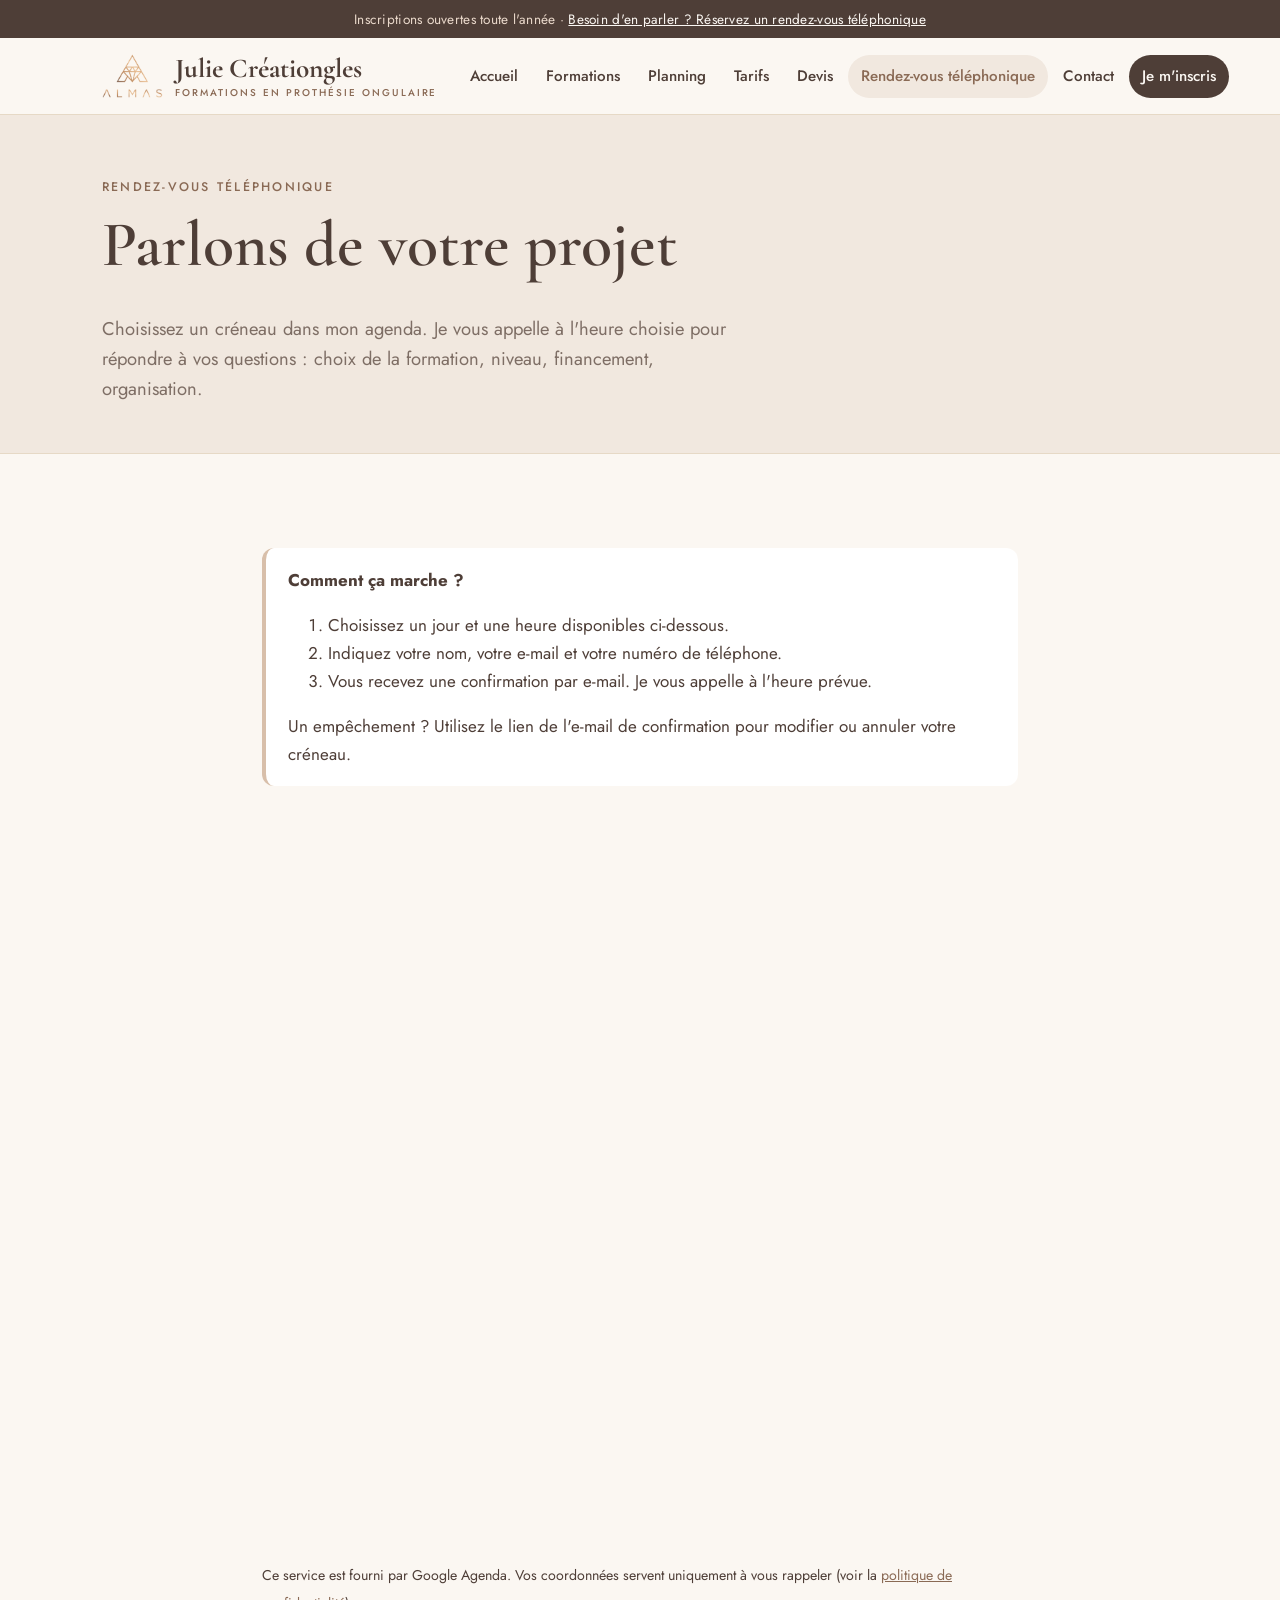
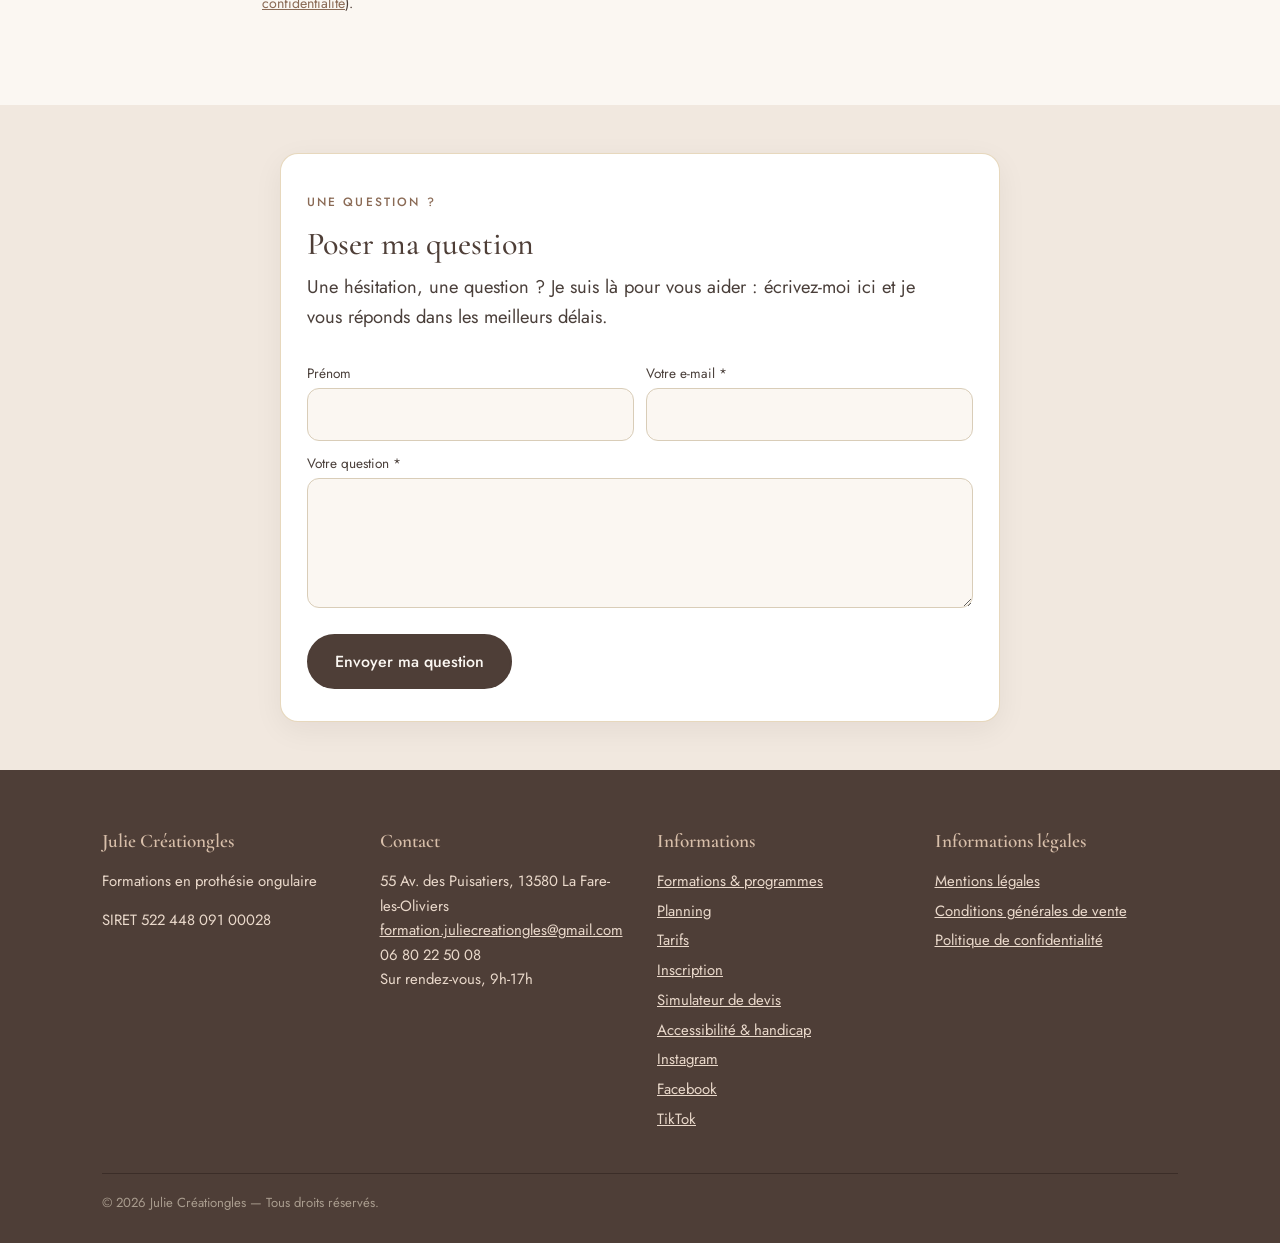
<file: rendez-vous.html>
<!DOCTYPE html>
<html lang="fr">
<head>
<meta charset="utf-8">
<meta name="viewport" content="width=device-width, initial-scale=1">
<title>Rendez-vous téléphonique — Julie Créationgles</title>
<meta name="description" content="Réservez un rendez-vous téléphonique pour poser vos questions sur les formations et leur financement.">
<link rel="preconnect" href="https://fonts.bunny.net">
<link href="https://fonts.bunny.net/css2?family=Cormorant+Garamond:ital,wght@0,500;0,600;0,700;1,500&family=Jost:wght@400;500&display=swap" rel="stylesheet">
<link rel="stylesheet" href="styles.css">
</head>
<body>
<div id="site-header"></div>
<main>
<div class="pagehead"><div class="wrap">
  <span class="eyebrow">Rendez-vous téléphonique</span>
  <h1>Parlons de votre projet</h1>
  <p class="lead">Choisissez un créneau dans mon agenda. Je vous appelle à l'heure choisie pour répondre à vos questions : choix de la formation, niveau, financement, organisation.</p>
</div></div>
<section>
  <div class="wrap narrow">
    <div class="notice"><strong>Comment ça marche ?</strong>
      <ol>
        <li>Choisissez un jour et une heure disponibles ci-dessous.</li>
        <li>Indiquez votre nom, votre e-mail et votre numéro de téléphone.</li>
        <li>Vous recevez une confirmation par e-mail. Je vous appelle à l'heure prévue.</li>
      </ol>
      Un empêchement ? Utilisez le lien de l'e-mail de confirmation pour modifier ou annuler votre créneau.
    </div>
    <div class="embed" data-embed="rdv_embed_url" data-link="rdv_url" data-autoload="1" data-label="Afficher les créneaux disponibles"></div>
    <p style="margin-top:24px"><small>Ce service est fourni par Google Agenda. Vos coordonnées servent uniquement à vous rappeler (voir la <a href="confidentialite.html">politique de confidentialité</a>).</small></p>
  </div>
</section>
</main>
<div id="site-footer"></div>
<script src="data.js"></script>
<script src="app.js"></script>
</body>
</html>
</file>
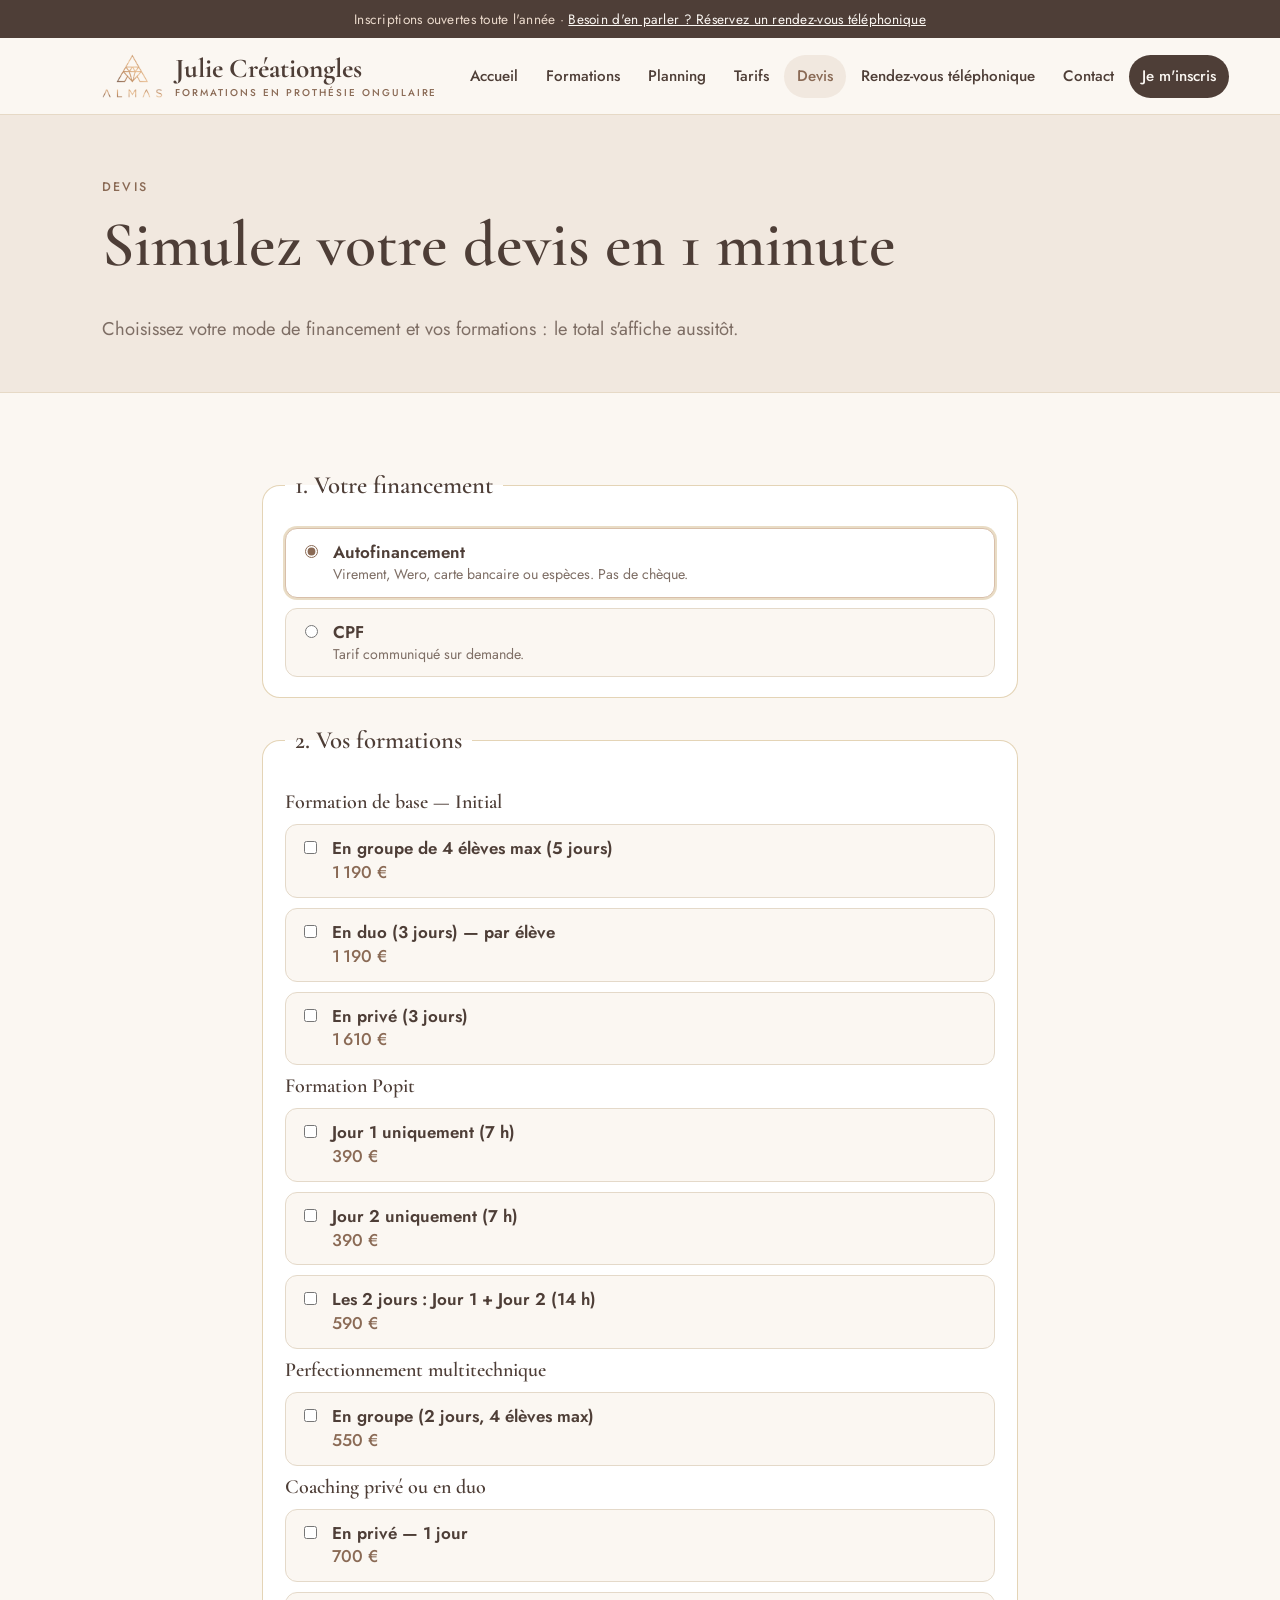
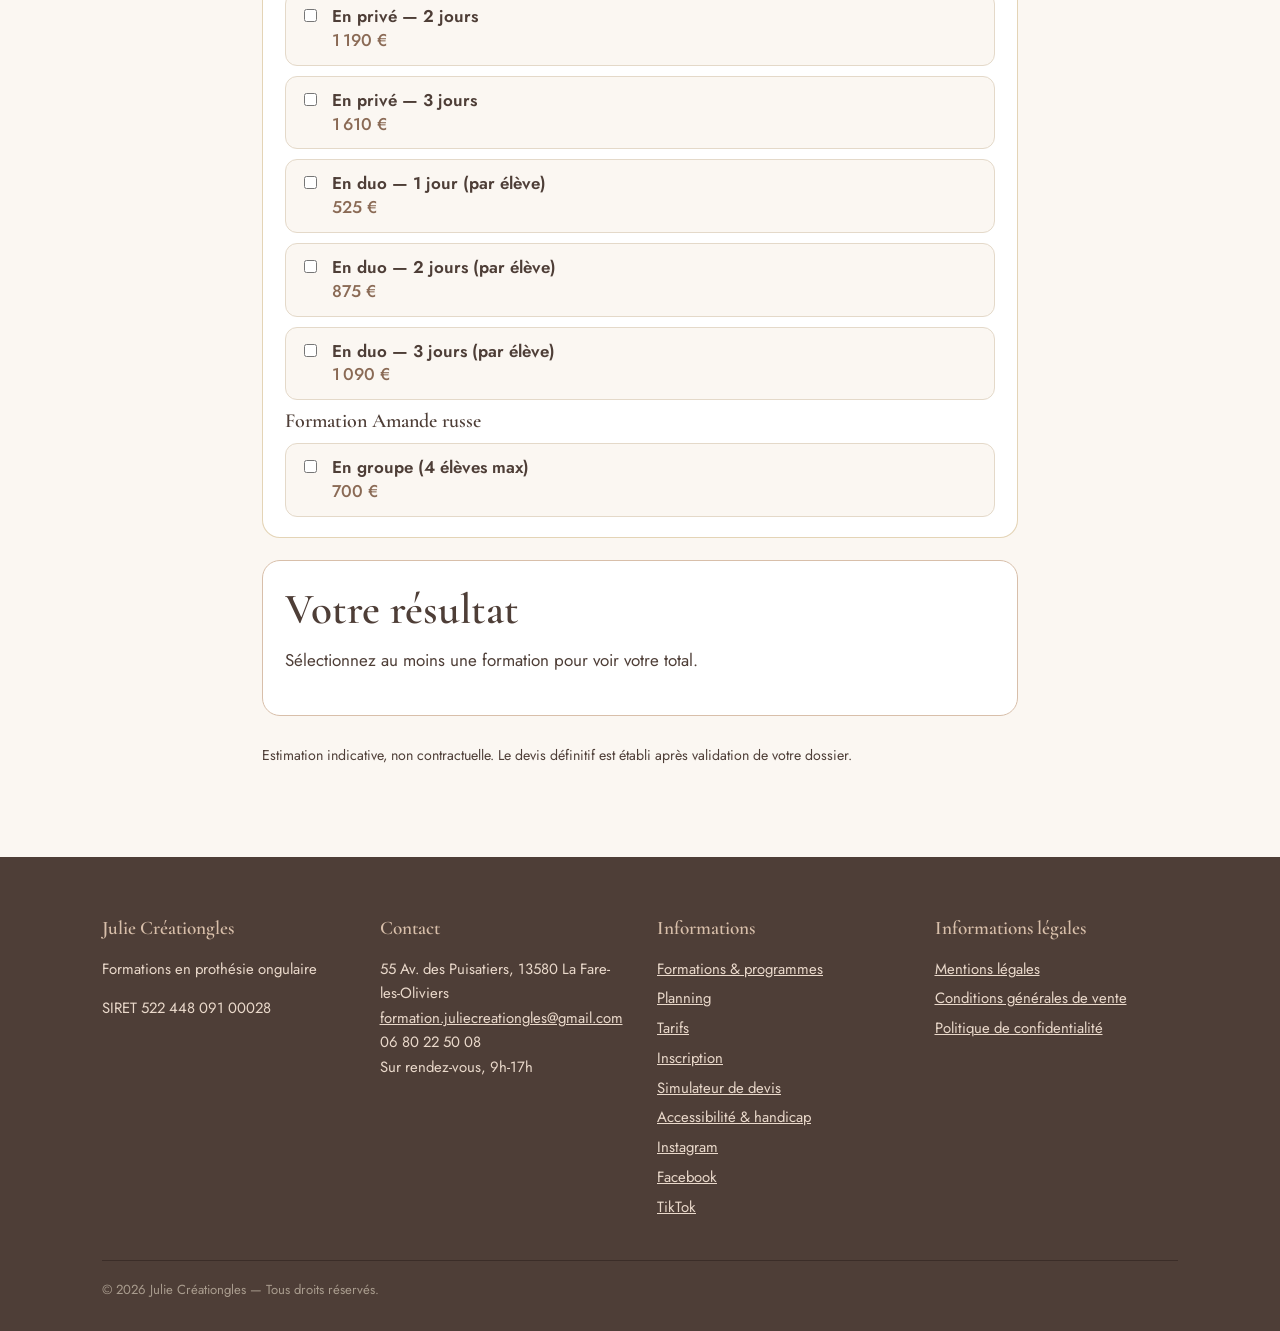
<file: simulateur-de-devis.html>
<!DOCTYPE html>
<html lang="fr">
<head>
<meta charset="utf-8">
<meta name="viewport" content="width=device-width, initial-scale=1">
<title>Simulateur de devis — Julie Créationgles</title>
<meta name="description" content="Simulez votre devis de formation en prothésie ongulaire : choisissez vos formations et votre mode de financement, le total s'affiche aussitôt.">
<link rel="preconnect" href="https://fonts.bunny.net">
<link href="https://fonts.bunny.net/css2?family=Cormorant+Garamond:ital,wght@0,500;0,600;0,700;1,500&family=Jost:wght@400;500&display=swap" rel="stylesheet">
<link rel="stylesheet" href="styles.css">
<style>
#sim fieldset{border:1px solid rgba(201,169,110,.5);border-radius:var(--rayon);background:#fff;padding:22px 22px 10px;margin:0 0 22px;min-width:0}
#sim legend{font-family:var(--serif);font-size:1.55rem;font-weight:600;padding:0 10px;color:var(--noir)}
#sim h3{font-family:var(--serif);font-size:1.25rem;margin:8px 0 10px;color:var(--noir)}
#sim .opt{display:flex;gap:12px;align-items:flex-start;padding:12px 14px;margin:0 0 10px;border:1px solid #e4d9c9;border-radius:12px;background:var(--creme);cursor:pointer;line-height:1.4}
#sim .opt:has(input:checked){border-color:var(--or);background:#fff;box-shadow:0 0 0 2px rgba(201,169,110,.4)}
#sim .opt input{margin-top:4px;accent-color:var(--or-fonce);flex:none}
#sim .opt b{display:block;font-weight:600}
#sim .opt em{display:block;font-style:normal;color:var(--or-fonce);font-weight:500}
#sim .opt small{display:block;color:var(--gris)}
#sim .hint{color:var(--gris);font-size:.88rem;margin:-4px 0 14px}
#sim .res{border:1px solid var(--or);border-radius:var(--rayon);background:#fff;padding:24px 22px;margin:0 0 22px}
#sim .res h2{font-family:var(--serif);margin:0 0 12px}
#sim .res table{width:100%;border-collapse:collapse}
#sim .res td{padding:8px 0;border-bottom:1px solid #eee3d3;vertical-align:top}
#sim .res td:last-child{text-align:right;white-space:nowrap;font-weight:500}
#sim .tot{display:flex;justify-content:space-between;align-items:baseline;margin-top:14px;font-family:var(--serif);font-size:1.7rem;font-weight:700}
#sim .tot span:last-child{color:var(--or-fonce)}
#sim .note{background:var(--creme2);border-left:3px solid var(--or);border-radius:10px;padding:12px 14px;margin:14px 0 0;font-size:.92rem}
#sim .btns{display:flex;flex-wrap:wrap;gap:12px;margin-top:18px}
</style>
</head>
<body>
<div id="site-header"></div>
<main>
<div class="pagehead"><div class="wrap">
<span class="eyebrow">Devis</span>
<h1>Simulez votre devis en 1 minute</h1>
<p class="lead">Choisissez votre mode de financement et vos formations : le total s'affiche aussitôt.</p>
</div></div>
<section>
<div class="wrap narrow">
<div id="sim"></div>
<p style="margin-top:24px"><small>Estimation indicative, non contractuelle. Le devis définitif est établi après validation de votre dossier.</small></p>
</div>
</section>
</main>
<div id="site-footer"></div>
<script src="data.js"></script>
<script src="app.js"></script>
<script>
(function(){
var F=window.FORMATIONS||[],root=document.getElementById('sim'),fin='auto',sel={};
function eur(n){return new Intl.NumberFormat('fr-FR',{maximumFractionDigits:2}).format(n)+' €';}
function price(t){return fin==='cpf'?(t.cpf?0:null):t.prix;}
function opt(type,name,val,checked,t,p,n,dis){return '<label class="opt"><input type="'+type+'" name="'+name+'" value="'+val+'"'+(checked?' checked':'')+(dis?' disabled':'')+'><span><b>'+t+'</b>'+(p?'<em>'+p+'</em>':'')+(n?'<small>'+n+'</small>':'')+'</span></label>';}
function render(){
var h='<fieldset><legend>1. Votre financement</legend>'+
opt('radio','fin','auto',fin==='auto','Autofinancement','','Virement, Wero, carte bancaire ou espèces. Pas de chèque.')+
opt('radio','fin','cpf',fin==='cpf','CPF','','Tarif communiqué sur demande.')+'</fieldset>';
h+='<fieldset><legend>2. Vos formations</legend>';
F.forEach(function(f){h+='<h3>'+f.titre+'</h3>';(f.tarifs||[]).forEach(function(t,i){var k=f.id+'|'+i,p=price(t),dis=(p==null);h+=opt('checkbox','f',k,!!sel[k]&&!dis,t.label,dis?'Non disponible en CPF':(fin==='cpf'?'Tarif sur demande':eur(p)),'',dis);});});
h+='</fieldset>';
var lines='',total=0,n=0;
F.forEach(function(f){(f.tarifs||[]).forEach(function(t,i){var k=f.id+'|'+i,p=price(t);if(sel[k]&&p!=null){n++;total+=p;lines+='<tr><td>'+f.titre.split(' — ')[0]+'<br><small>'+t.label+'</small></td><td>'+(fin==='cpf'?'Sur demande':eur(p))+'</td></tr>';}});});
h+='<div class="res"><h2>Votre résultat</h2>';
if(!n){h+='<p>Sélectionnez au moins une formation pour voir votre total.</p>';}
else{
h+='<table>'+lines+'</table><div class="tot"><span>Total</span><span>'+(fin==='cpf'?'Sur demande':eur(total))+'</span></div>';
if(fin==='cpf')h+='<div class="note">En cas de financement par le CPF, le tarif est majoré pour couvrir les frais de gestion de l\'organisme partenaire. Le tarif CPF vous est communiqué sur demande. Un reste à charge de 150 € s\'applique (déduit du tarif CPF), sauf pour les demandeurs d\'emploi et si votre employeur complète le financement. Une identité numérique certifiée (L\'Identité Numérique La Poste ou France Identité) est obligatoire pour toute inscription avec le CPF.</div>';
h+='<div class="btns"><a class="btn" href="inscription.html">Faire ma préinscription</a><a class="btn ghost" href="rendez-vous.html">En parler au téléphone</a></div>';
}
h+='</div>';
root.innerHTML=h;
}
root.addEventListener('change',function(e){var x=e.target;if(x.name==='fin'){fin=x.value;}else if(x.name==='f'){sel[x.value]=x.checked;}render();});
render();
})();
</script>
</body>
</html>
</file>
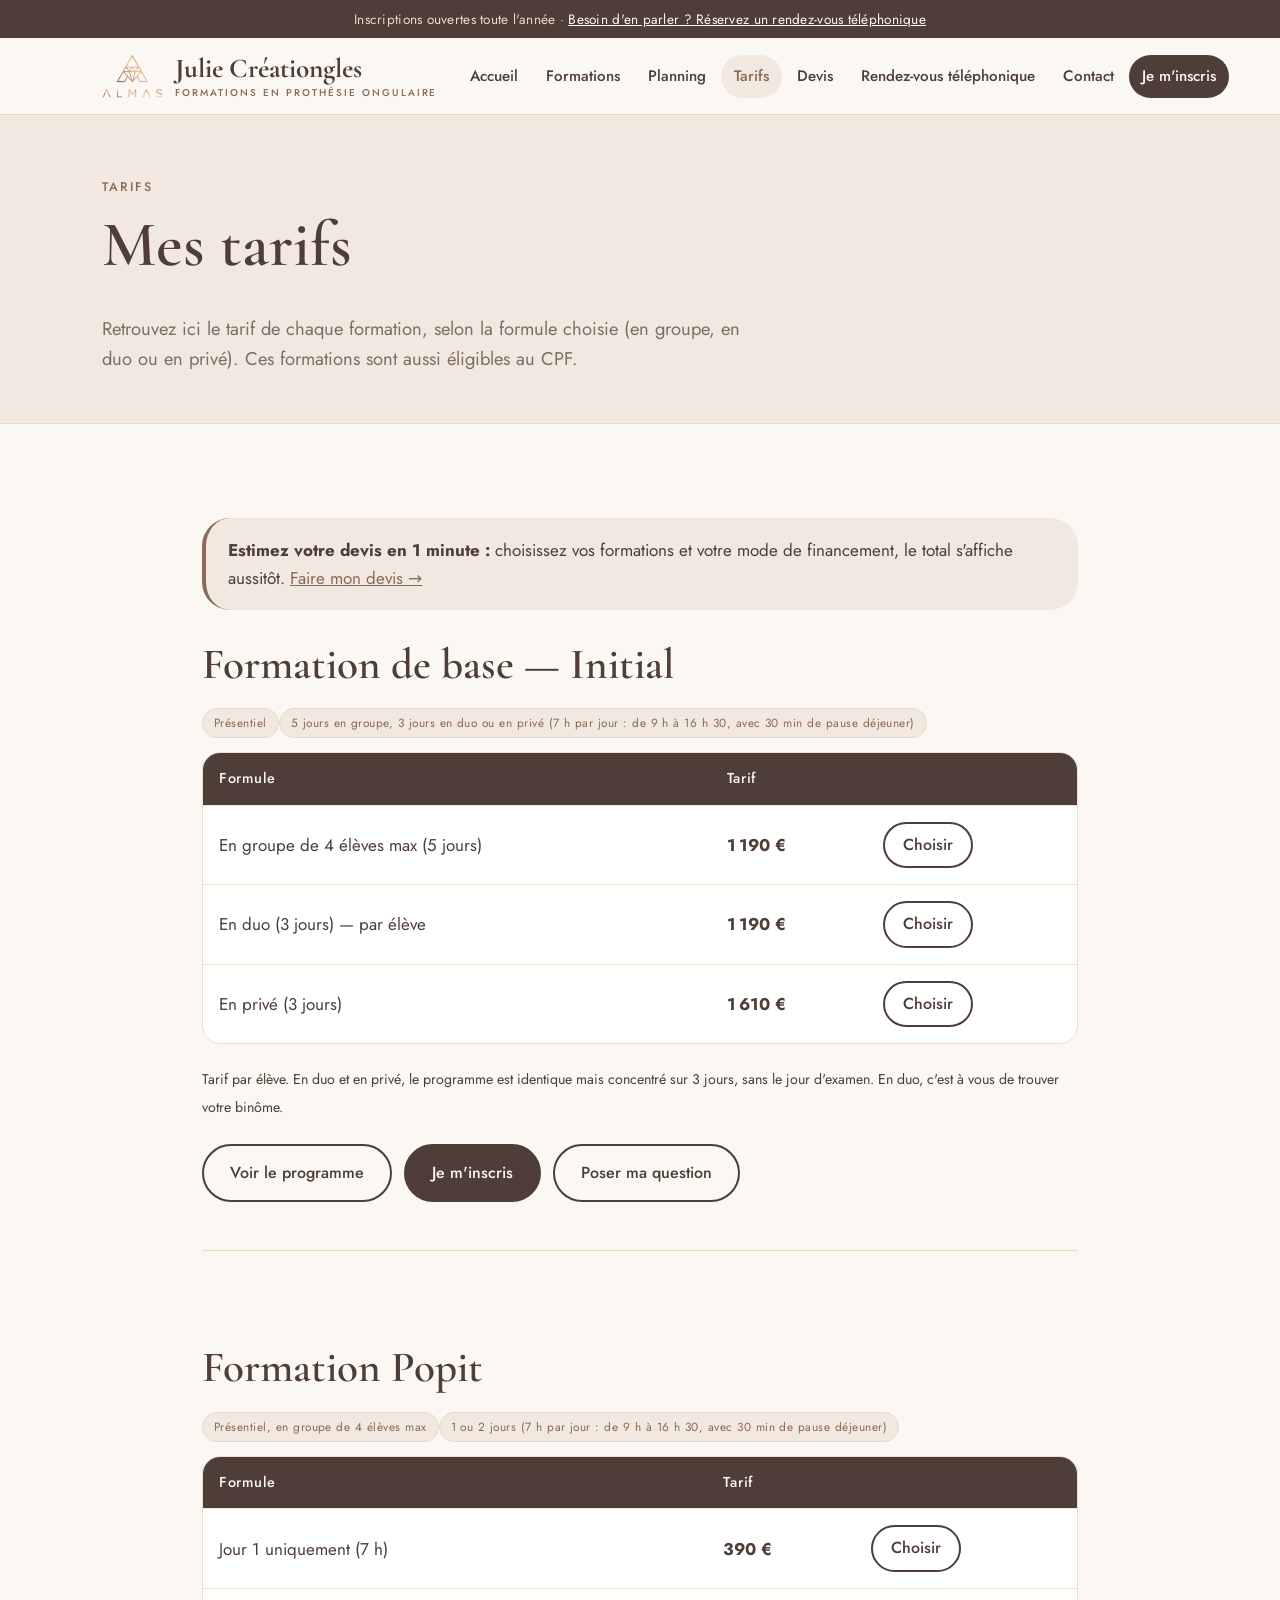
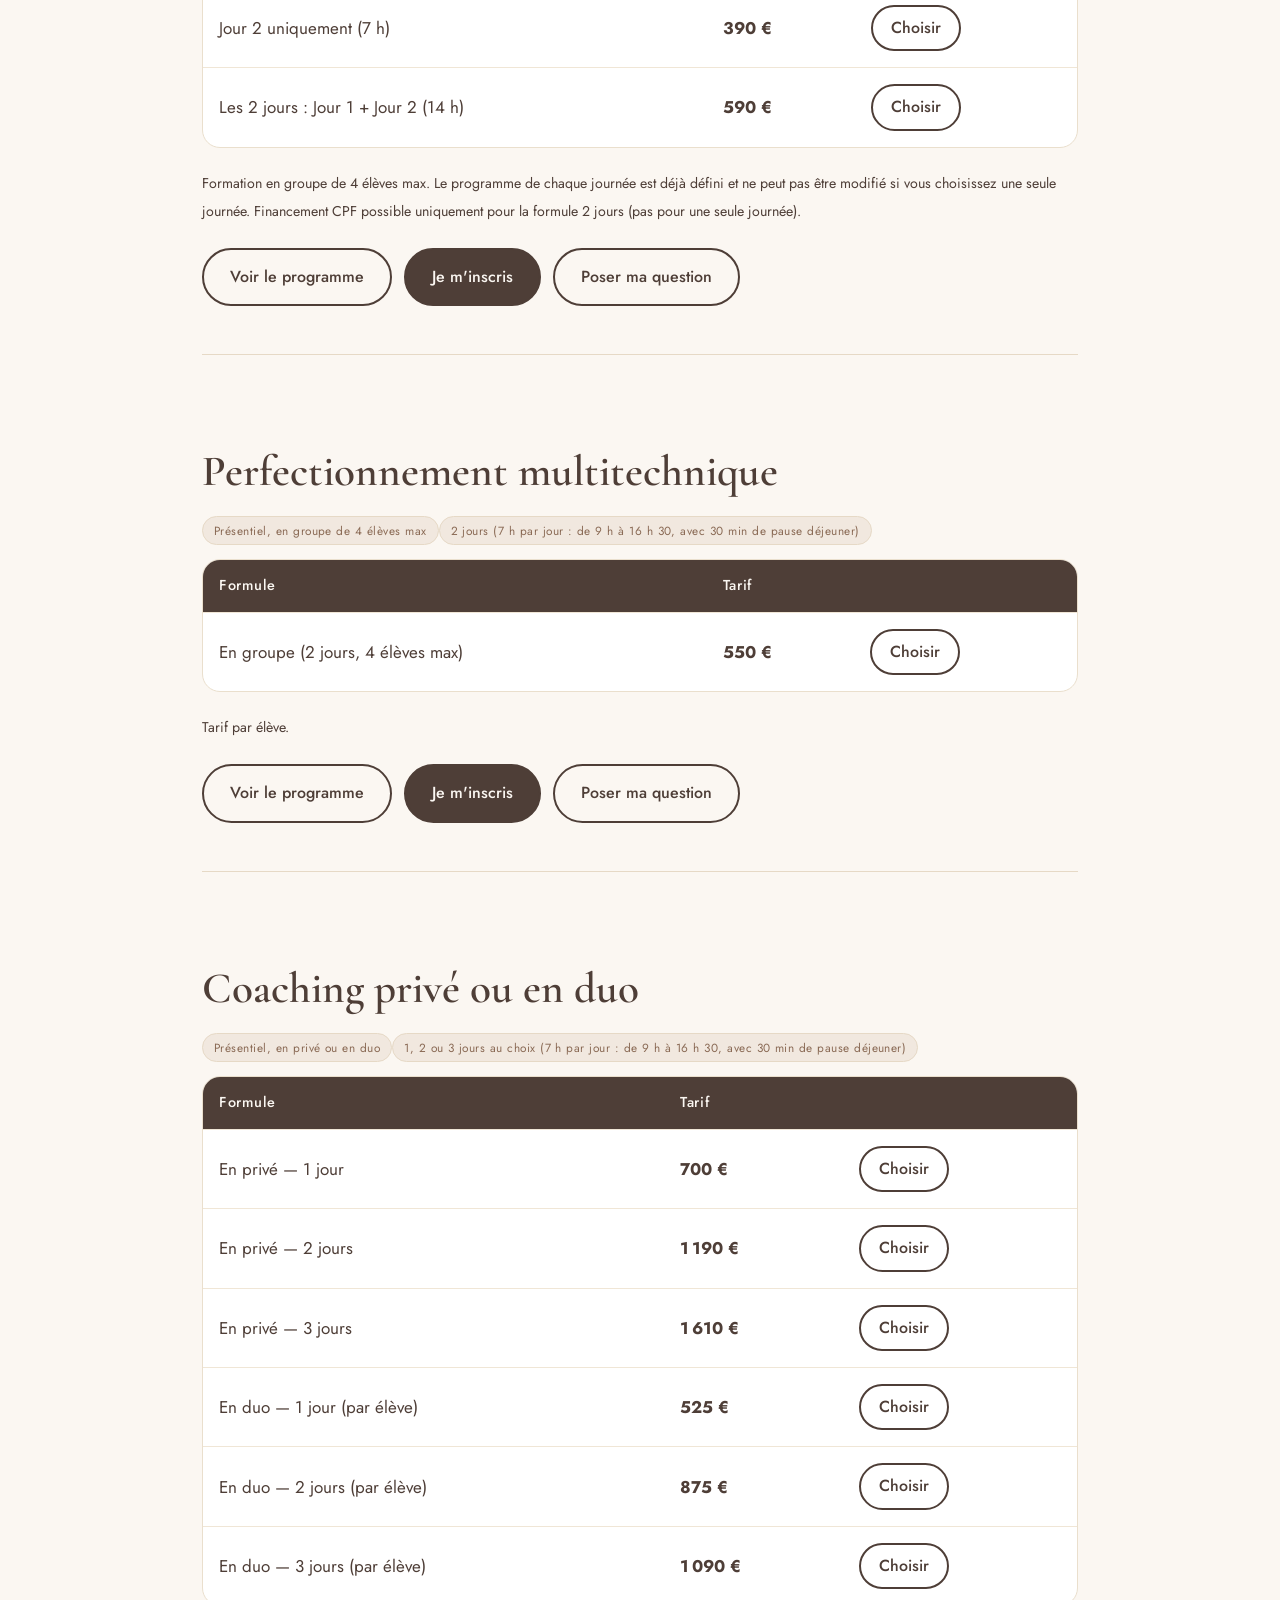
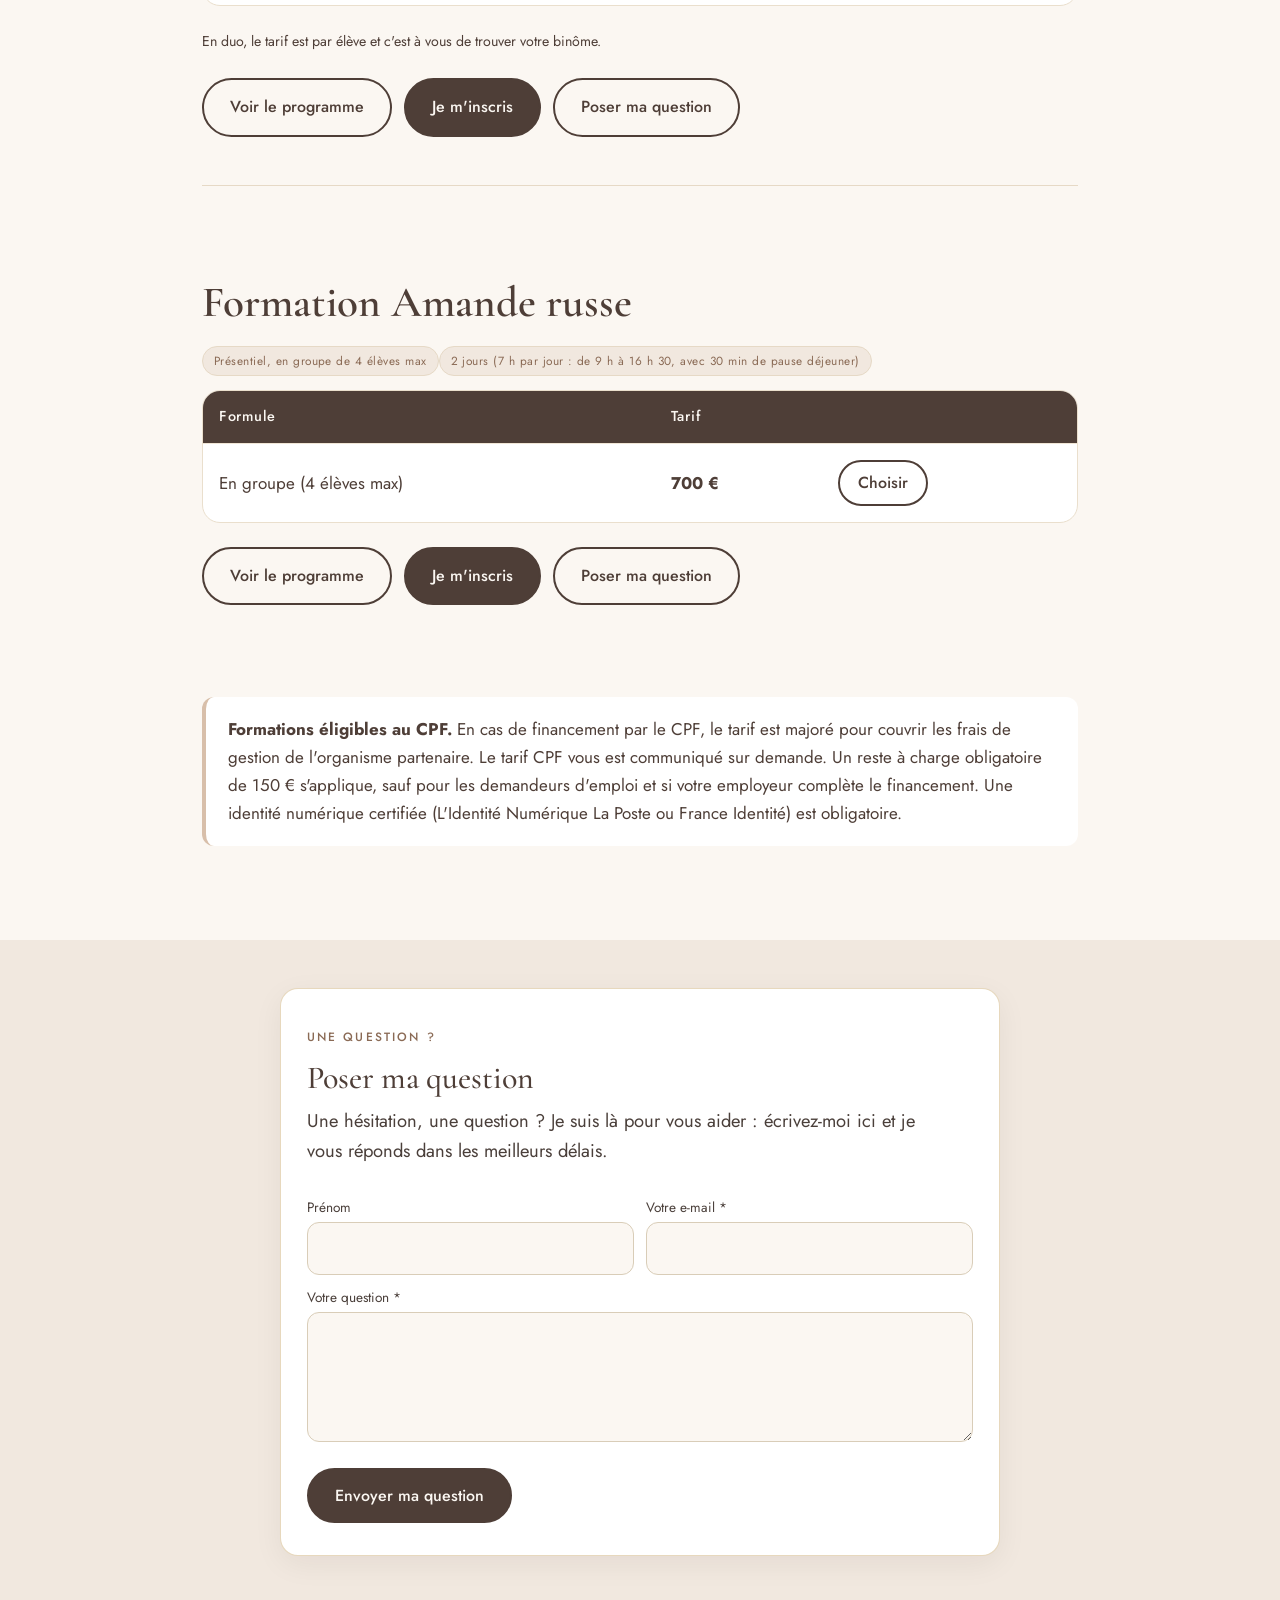
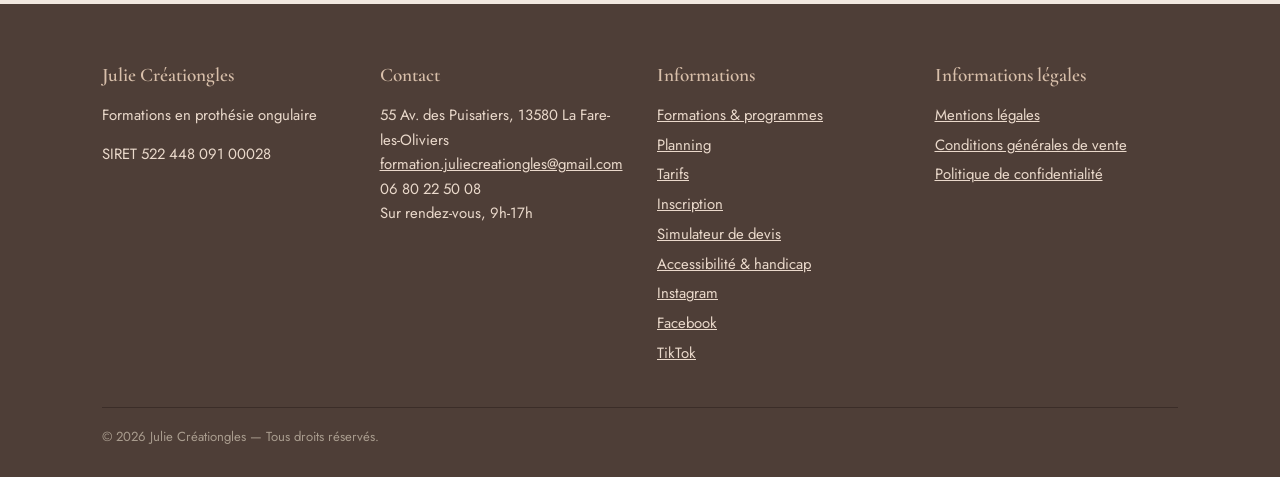
<file: tarifs.html>
<!DOCTYPE html>
<html lang="fr">
<head>
<meta charset="utf-8">
<meta name="viewport" content="width=device-width, initial-scale=1">
<title>Tarifs des formations — Julie Créationgles</title>
<meta name="description" content="Tarifs de toutes les formations en prothésie ongulaire : en groupe, en duo ou en privé. Formations éligibles au CPF.">
<link rel="preconnect" href="https://fonts.bunny.net">
<link href="https://fonts.bunny.net/css2?family=Cormorant+Garamond:ital,wght@0,500;0,600;0,700;1,500&family=Jost:wght@400;500&display=swap" rel="stylesheet">
<link rel="stylesheet" href="styles.css">
</head>
<body>
<div id="site-header"></div>
<main>
<div class="pagehead"><div class="wrap">
  <span class="eyebrow">Tarifs</span>
  <h1>Mes tarifs</h1>
  <p class="lead">Retrouvez ici le tarif de chaque formation, selon la formule choisie (en groupe, en duo ou en privé). Ces formations sont aussi éligibles au CPF.</p>
</div></div>
<section>
  <div class="wrap narrow" style="max-width:920px">
    <div class="notice rose"><strong>Estimez votre devis en 1 minute :</strong> choisissez vos formations et votre mode de financement, le total s'affiche aussitôt. <a href="simulateur-de-devis.html">Faire mon devis →</a></div>
    <div data-render="tarifs-all"></div>
    <div class="notice"><strong>Formations éligibles au CPF.</strong> En cas de financement par le CPF, le tarif est majoré pour couvrir les frais de gestion de l'organisme partenaire. Le tarif CPF vous est communiqué sur demande. Un reste à charge obligatoire de 150 € s'applique, sauf pour les demandeurs d'emploi et si votre employeur complète le financement. Une identité numérique certifiée (L'Identité Numérique La Poste ou France Identité) est obligatoire.</div>
  </div>
</section>
</main>
<div id="site-footer"></div>
<script src="data.js"></script>
<script src="app.js"></script>
</body>
</html>
</file>
<file: styles.css>
:root{
  --noir:#4E3E37; --noir2:#5E4B43; --or:#D8BFAA; --or-fonce:#8A6A55;
  --creme:#FBF7F2; --creme2:#F1E8DF; --rose:#EAD3C8; --texte:#4E3E37; --gris:#7E6E65;
  --ok:#2f7d4f; --warn:#b9770e; --rayon:18px;
  --serif:'Cormorant Garamond',Georgia,serif; --sans:'Jost',system-ui,-apple-system,Segoe UI,Roboto,sans-serif;
}
*{box-sizing:border-box}
html{scroll-behavior:smooth}
body{margin:0;font-family:var(--sans);color:var(--texte);background:var(--creme);line-height:1.65;font-size:17px}
img{max-width:100%;display:block}
a{color:var(--or-fonce)}
h1,h2,h3{font-family:var(--serif);font-weight:600;line-height:1.15;margin:0 0 .5em;color:var(--noir)}
h1{font-size:clamp(2.4rem,6vw,4rem)} h2{font-size:clamp(1.9rem,4vw,2.7rem)} h3{font-size:1.5rem}
p{margin:0 0 1em}
.wrap{max-width:1120px;margin:0 auto;padding:0 22px}
.narrow{max-width:800px}
section{padding:72px 0}
.alt{background:var(--creme2)}
.dark{background:var(--noir);color:var(--creme)} .dark h2,.dark h3{color:var(--creme)}
.eyebrow{display:inline-block;font-size:.78rem;letter-spacing:.18em;text-transform:uppercase;color:var(--or-fonce);font-weight:500;margin-bottom:.8em}
.dark .eyebrow{color:var(--or)}
.center{text-align:center}
.lead{font-size:1.15rem;color:var(--gris);max-width:640px}
.center .lead{margin-left:auto;margin-right:auto}

/* barre du haut */
.topbar{background:var(--noir);color:var(--or);font-size:.85rem;text-align:center;padding:8px 14px;letter-spacing:.02em}
.topbar a{color:var(--creme)}

/* en-tête */
header.site{background:var(--creme);border-bottom:1px solid #e6d9c6;position:sticky;top:0;z-index:20}
.nav{display:flex;align-items:center;justify-content:space-between;gap:20px;min-height:76px}
.logo{font-family:var(--serif);font-size:1.7rem;font-weight:700;color:var(--noir);text-decoration:none;line-height:1}
.logo small{display:block;font-family:var(--sans);font-size:.62rem;letter-spacing:.2em;text-transform:uppercase;color:var(--or-fonce);font-weight:500;margin-top:4px}
.menu{display:flex;align-items:center;gap:6px;list-style:none;margin:0;padding:0}
.menu a{display:block;padding:9px 13px;text-decoration:none;color:var(--noir);font-weight:500;font-size:.95rem;border-radius:999px}
.menu a:hover,.menu a[aria-current="page"]{background:var(--creme2);color:var(--or-fonce)}
.menu a.cta{background:var(--noir);color:var(--creme)} .menu a.cta:hover{background:var(--or-fonce);color:#fff}
.burger{display:none;background:none;border:1px solid #d9c8ae;border-radius:10px;padding:8px 12px;font-size:1.1rem;cursor:pointer;color:var(--noir)}
@media(max-width:860px){
  .burger{display:block}
  .menu{display:none;position:absolute;left:0;right:0;top:100%;background:var(--creme);flex-direction:column;align-items:stretch;padding:12px 22px 20px;border-bottom:1px solid #e6d9c6}
  .menu.open{display:flex}
}

/* boutons */
.btn{display:inline-block;padding:14px 26px;border-radius:999px;background:var(--noir);color:var(--creme);text-decoration:none;font-weight:500;border:2px solid var(--noir);cursor:pointer;font-family:var(--sans);font-size:1rem;transition:.2s}
.btn:hover{background:var(--or-fonce);border-color:var(--or-fonce);color:#fff}
.btn.or{background:var(--or);border-color:var(--or);color:var(--noir)} .btn.or:hover{background:#fff;border-color:#fff}
.btn.ghost{background:transparent;color:var(--noir)} .btn.ghost:hover{background:var(--noir);color:var(--creme)}
.dark .btn.ghost{color:var(--creme);border-color:var(--creme)} .dark .btn.ghost:hover{background:var(--creme);color:var(--noir)}
.btns{display:flex;gap:12px;flex-wrap:wrap;margin-top:24px}

/* hero */
.hero{padding:70px 0 80px;background:linear-gradient(135deg,var(--creme) 0%,var(--creme2) 55%,#efdcd3 100%);position:relative;overflow:hidden}
.hero .grid{display:grid;grid-template-columns:1.15fr .85fr;gap:48px;align-items:center}
.hero h1 em{color:var(--or-fonce);font-style:italic}
.pill{display:inline-block;background:#fff;border:1px solid #e6d9c6;border-radius:999px;padding:6px 16px;font-size:.78rem;letter-spacing:.12em;text-transform:uppercase;color:var(--or-fonce);margin-bottom:20px}
.hero-visual{aspect-ratio:4/5;border-radius:240px 240px 24px 24px;background:radial-gradient(circle at 30% 20%,#fff 0,var(--rose) 40%,var(--or) 120%);display:flex;align-items:flex-end;justify-content:center;padding:26px;position:relative;overflow:hidden;box-shadow:0 30px 60px -30px rgba(26,18,16,.45)}
.hero-visual img{position:absolute;inset:0;width:100%;height:100%;object-fit:cover}
.hero-visual .tag{position:relative;background:rgba(26,18,16,.88);color:var(--creme);padding:10px 20px;border-radius:999px;font-size:.85rem}
@media(max-width:860px){.hero .grid{grid-template-columns:1fr}.hero-visual{max-width:340px;margin:0 auto;aspect-ratio:1/1;border-radius:200px 200px 24px 24px}}

/* cartes */
.cards{display:grid;grid-template-columns:repeat(auto-fit,minmax(290px,1fr));gap:24px;margin-top:36px}
.card{background:#fff;border:1px solid #eadfcd;border-radius:var(--rayon);padding:28px;display:flex;flex-direction:column;gap:6px;box-shadow:0 12px 30px -22px rgba(26,18,16,.35)}
.card h3{margin-bottom:.2em}
.card .meta{display:flex;gap:8px;flex-wrap:wrap;margin:6px 0 10px}
.card .price{font-family:var(--serif);font-size:2rem;color:var(--noir);margin:6px 0}
.card .push{margin-top:auto;padding-top:14px}
.badge{display:inline-block;font-size:.74rem;padding:4px 11px;border-radius:999px;background:var(--creme2);color:var(--or-fonce);border:1px solid #e6d9c6;letter-spacing:.04em}
.badge.ok{background:#e7f4ec;color:var(--ok);border-color:#c5e3d0}
.badge.peu{background:#fdf1de;color:var(--warn);border-color:#f2d9ac}
.badge.complet{background:#f6e3e3;color:#a33;border-color:#e8c1c1}
.steps{counter-reset:s;display:grid;grid-template-columns:repeat(auto-fit,minmax(240px,1fr));gap:24px;margin-top:36px}
.step{position:relative;padding:26px 26px 26px 26px;background:#fff;border-radius:var(--rayon);border:1px solid #eadfcd}
.step::before{counter-increment:s;content:counter(s);font-family:var(--serif);font-size:2.6rem;color:var(--or);line-height:1;display:block;margin-bottom:8px}
.stats{display:grid;grid-template-columns:repeat(auto-fit,minmax(170px,1fr));gap:20px;text-align:center}
.stat b{display:block;font-family:var(--serif);font-size:3rem;color:var(--or);line-height:1}
.stat span{font-size:.9rem;letter-spacing:.06em;color:var(--creme)}

/* tableau planning */
.tablewrap{overflow-x:auto;border-radius:var(--rayon);border:1px solid #eadfcd;background:#fff}
table.plan{width:100%;border-collapse:collapse;min-width:640px}
.plan th{background:var(--noir);color:var(--creme);text-align:left;padding:14px 16px;font-weight:500;font-size:.9rem;letter-spacing:.05em}
.plan td{padding:16px;border-top:1px solid #f0e6d6;vertical-align:middle}
.plan tr:hover td{background:#fffaf0}

/* accordéon programmes */
details.prog{background:#fff;border:1px solid #eadfcd;border-radius:var(--rayon);margin-bottom:18px;overflow:hidden}
details.prog>summary{cursor:pointer;list-style:none;padding:22px 26px;display:flex;justify-content:space-between;gap:16px;align-items:center}
details.prog>summary::-webkit-details-marker{display:none}
details.prog>summary h3{margin:0}
details.prog>summary::after{content:'+';font-size:1.8rem;color:var(--or-fonce);font-family:var(--serif)}
details.prog[open]>summary::after{content:'–'}
.prog-body{padding:4px 26px 28px;border-top:1px solid #f0e6d6}
.fiche{display:grid;grid-template-columns:repeat(auto-fit,minmax(230px,1fr));gap:14px;margin:18px 0}
.fiche div{background:var(--creme);border-radius:12px;padding:14px 16px}
.fiche dt{font-size:.74rem;letter-spacing:.14em;text-transform:uppercase;color:var(--or-fonce);margin-bottom:4px}
.fiche dd{margin:0}
.prog-body ul{padding-left:1.2em;margin:.3em 0 1em}

/* encadrés */
.notice{background:#fff;border-left:4px solid var(--or);border-radius:12px;padding:18px 22px;margin:22px 0}
.notice.rose{border-color:var(--or-fonce);background:var(--creme2);border-radius:28px}
.embed{background:#fff;border:1px dashed #d9c8ae;border-radius:var(--rayon);padding:34px;text-align:center}
.embed iframe{width:100%;min-height:720px;border:0;border-radius:12px}
.embed.ready{padding:0;border:0;background:none}
.rdv{display:grid;grid-template-columns:1fr 1fr;gap:36px;align-items:center}
@media(max-width:860px){.rdv{grid-template-columns:1fr}}

/* à propos / contact */
.about{display:grid;grid-template-columns:.8fr 1.2fr;gap:48px;align-items:center}
.about .photo{aspect-ratio:4/5;border-radius:24px;background:linear-gradient(160deg,var(--rose),var(--or));position:relative;overflow:hidden}
.about .photo img{position:absolute;inset:0;width:100%;height:100%;object-fit:cover}
@media(max-width:860px){.about{grid-template-columns:1fr}.about .photo{max-width:320px}}
.contact-grid{display:grid;grid-template-columns:repeat(auto-fit,minmax(260px,1fr));gap:22px;margin-top:30px}
.contact-grid .card h3{font-size:1.25rem}

/* pages légales */
.legal h2{font-size:1.7rem;margin-top:1.6em} .legal h3{font-size:1.25rem;margin-top:1.2em}
.legal{padding:50px 0 80px}
.pagehead{padding:56px 0 30px;background:var(--creme2);border-bottom:1px solid #e6d9c6}

/* pied de page */
footer.site{background:var(--noir);color:#d9cdbd;padding:56px 0 30px;font-size:.93rem}
footer.site h4{font-family:var(--serif);color:var(--or);font-size:1.2rem;margin:0 0 .6em;font-weight:600}
footer.site a{color:#d9cdbd} footer.site a:hover{color:var(--or)}
.fgrid{display:grid;grid-template-columns:repeat(auto-fit,minmax(230px,1fr));gap:34px}
.fgrid ul{list-style:none;margin:0;padding:0} .fgrid li{margin:.35em 0}
.copy{border-top:1px solid #3b2d28;margin-top:36px;padding-top:18px;font-size:.82rem;color:#a99c8e}

/* repères « à compléter » */
mark.todo{background:#fff3b0;color:#6b4e00;padding:1px 6px;border-radius:6px;font-size:.92em;border:1px dashed #d4b200}
.badge-ex{display:inline-block;background:#fff3b0;color:#6b4e00;border:1px dashed #d4b200;border-radius:999px;font-size:.7rem;padding:2px 10px;margin-left:8px;vertical-align:middle;font-family:var(--sans);font-weight:500}
#checkpanel{position:fixed;right:14px;bottom:14px;max-width:340px;max-height:60vh;overflow:auto;background:#fff;border:2px solid #d4b200;border-radius:14px;padding:16px 18px;z-index:50;font-size:.85rem;box-shadow:0 10px 30px rgba(0,0,0,.2)}
#checkpanel h4{margin:0 0 8px;font-family:var(--sans)} #checkpanel ul{margin:0;padding-left:1.1em}
:focus-visible{outline:3px solid var(--or);outline-offset:2px}
@media print{.topbar,header.site,footer.site,.btns{display:none}}
.menu a{white-space:nowrap}
.menu{gap:2px}
.logo{white-space:nowrap}
@media(max-width:1060px){.menu a{padding:9px 9px;font-size:.88rem}}

/* palette nude doux */
.topbar{color:#EAD9CB}
footer.site,footer.site a{color:#EAD9CB}


/* logo almas */
.logo{display:grid;grid-template-columns:auto auto;column-gap:12px;align-items:center}
.logo::before{content:'';grid-column:1;grid-row:1/span 2;width:61px;height:44px;background:url(IMG_2268.PNG) no-repeat;background-size:90px auto;background-position:-14.7px -11px}

/* photo accueil (en entier) */
.hero h1{font-size:clamp(2.1rem,4.4vw,3.2rem)}
.hero-visual{aspect-ratio:2/3;background:#c9b6a6}
.hero-visual img{object-fit:contain}
.hero-visual .tag{position:absolute;right:16px;bottom:16px;font-size:.78rem;padding:7px 14px}
@media(max-width:860px){.hero-visual{aspect-ratio:2/3;max-width:340px}}

/* programme jour par jour */
.jours{display:grid;gap:14px;margin:6px 0 22px}
.jour{background:var(--creme);border:1px solid #eadfcd;border-radius:14px;padding:16px 20px}
.jour h4{font-family:var(--serif);font-size:1.35rem;font-weight:600;color:var(--noir);margin:0 0 6px}
.jour ul{margin:0 0 8px;padding-left:20px}
.jour-part{margin:10px 0 4px;font-size:.78rem;letter-spacing:.14em;text-transform:uppercase;color:var(--or-fonce);font-weight:500}
.jour-part span{text-transform:none;letter-spacing:0;font-size:.95rem;color:var(--gris)}
.jour-note{margin:6px 0 0;font-style:italic;color:var(--gris)}


/* Matin / Après-midi : étiquettes bien visibles dans les programmes */
.jour-part{display:inline-block;margin:1.1rem 0 .5rem;padding:.35rem .9rem;background:#4e3e37;color:#fff;font-size:.85rem;font-weight:600;letter-spacing:.14em;text-transform:uppercase;border-radius:999px}
.jour-part span{text-transform:none;letter-spacing:0;font-size:.85rem;font-weight:400;color:inherit;opacity:.85}
.jour h4 + .jour-part{margin-top:.4rem}

/* Jour 1, Jour 2... : titres plus visibles */
.jour h4{font-size:1.5rem;font-weight:600;color:var(--or-fonce);text-decoration:underline;text-decoration-color:var(--or);text-decoration-thickness:2px;text-underline-offset:7px;margin-bottom:.4rem}


/* PHOTO ACCUEIL SUR TELEPHONE : grande photo, sans l'étiquette par-dessus */
@media (max-width: 860px) {
  .hero-visual { width: 100%; max-width: 420px; aspect-ratio: 4 / 5; margin: 8px auto 0; }
  .hero-visual img { object-position: 50% 15%; }
  .hero-visual .tag { display: none; }
}

/* PHOTO QUI SUIS-JE : cadrée de la tête aux hanches */
.about .photo img.buste { object-position: 50% 0; transform: scale(1.55); transform-origin: 50% 0; }
@media (max-width: 860px) { .about .photo { width: 100%; margin: 0 auto; } }

/* Tarifs : chaque formation bien séparée et aérée */
[data-render="tarifs-all"] .tarif-bloc{margin:0;padding:48px 0;border-bottom:1px solid #e6d9c6}
[data-render="tarifs-all"] .tarif-bloc:first-child{padding-top:8px}
[data-render="tarifs-all"] .tarif-bloc:last-child{border-bottom:0}
[data-render="tarifs-all"] .tarif-bloc h2{margin-bottom:18px}
[data-render="tarifs-all"] .tarif-bloc .meta{margin-bottom:24px}
[data-render="tarifs-all"] .tarif-bloc .tablewrap{margin-bottom:20px}
[data-render="tarifs-all"] .tarif-bloc p{margin:0 0 24px}
[data-render="tarifs-all"] .tarif-bloc .btns{margin-top:24px}

/* Lien « Contact » : le titre reste visible sous le menu fixe */
#contact{scroll-margin-top:40px}

/* Petits écrans : le nom et la mention sous le logo passent à la ligne, le menu reste visible */
@media (max-width:520px){
  header.site .logo{min-width:0;flex:1 1 auto;margin-right:10px}
  header.site .logo small{white-space:normal;letter-spacing:.1em;font-size:.56rem;line-height:1.35}
  header.site .burger{flex:none}
}
</file>
